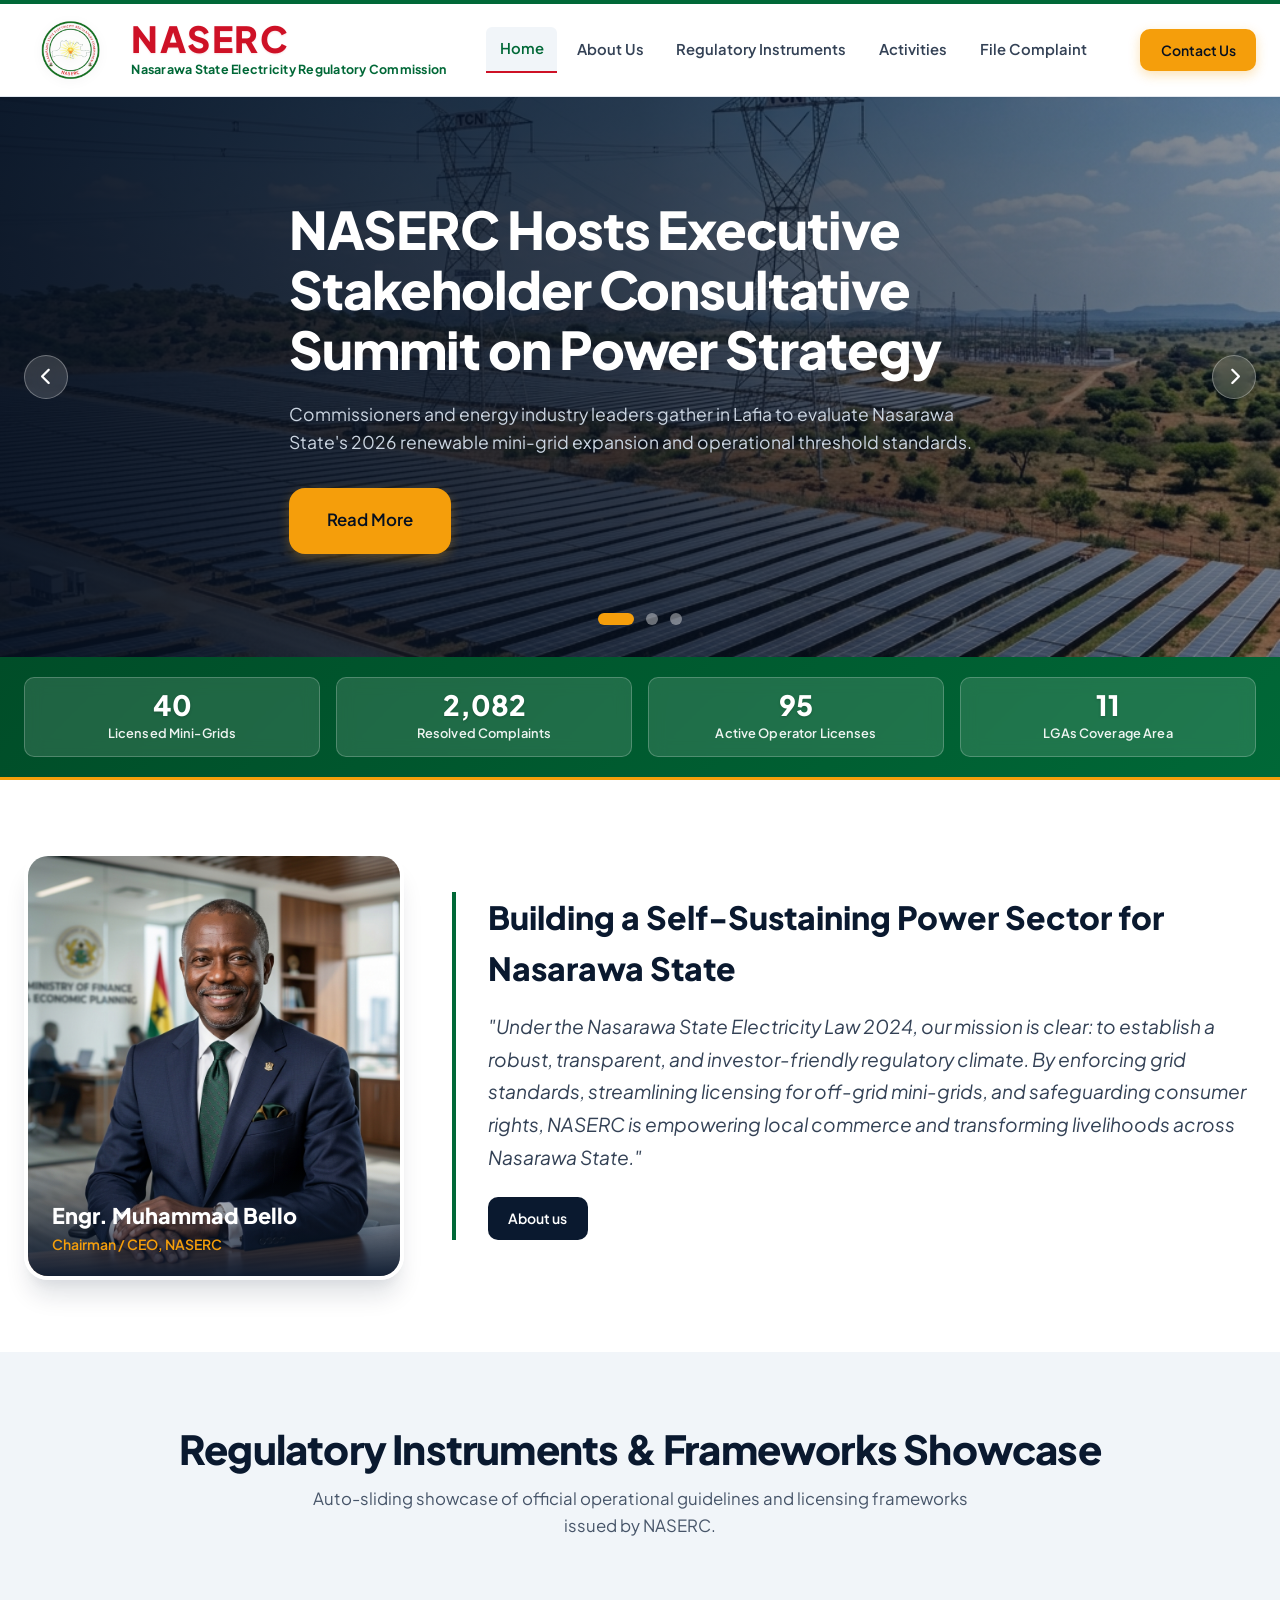
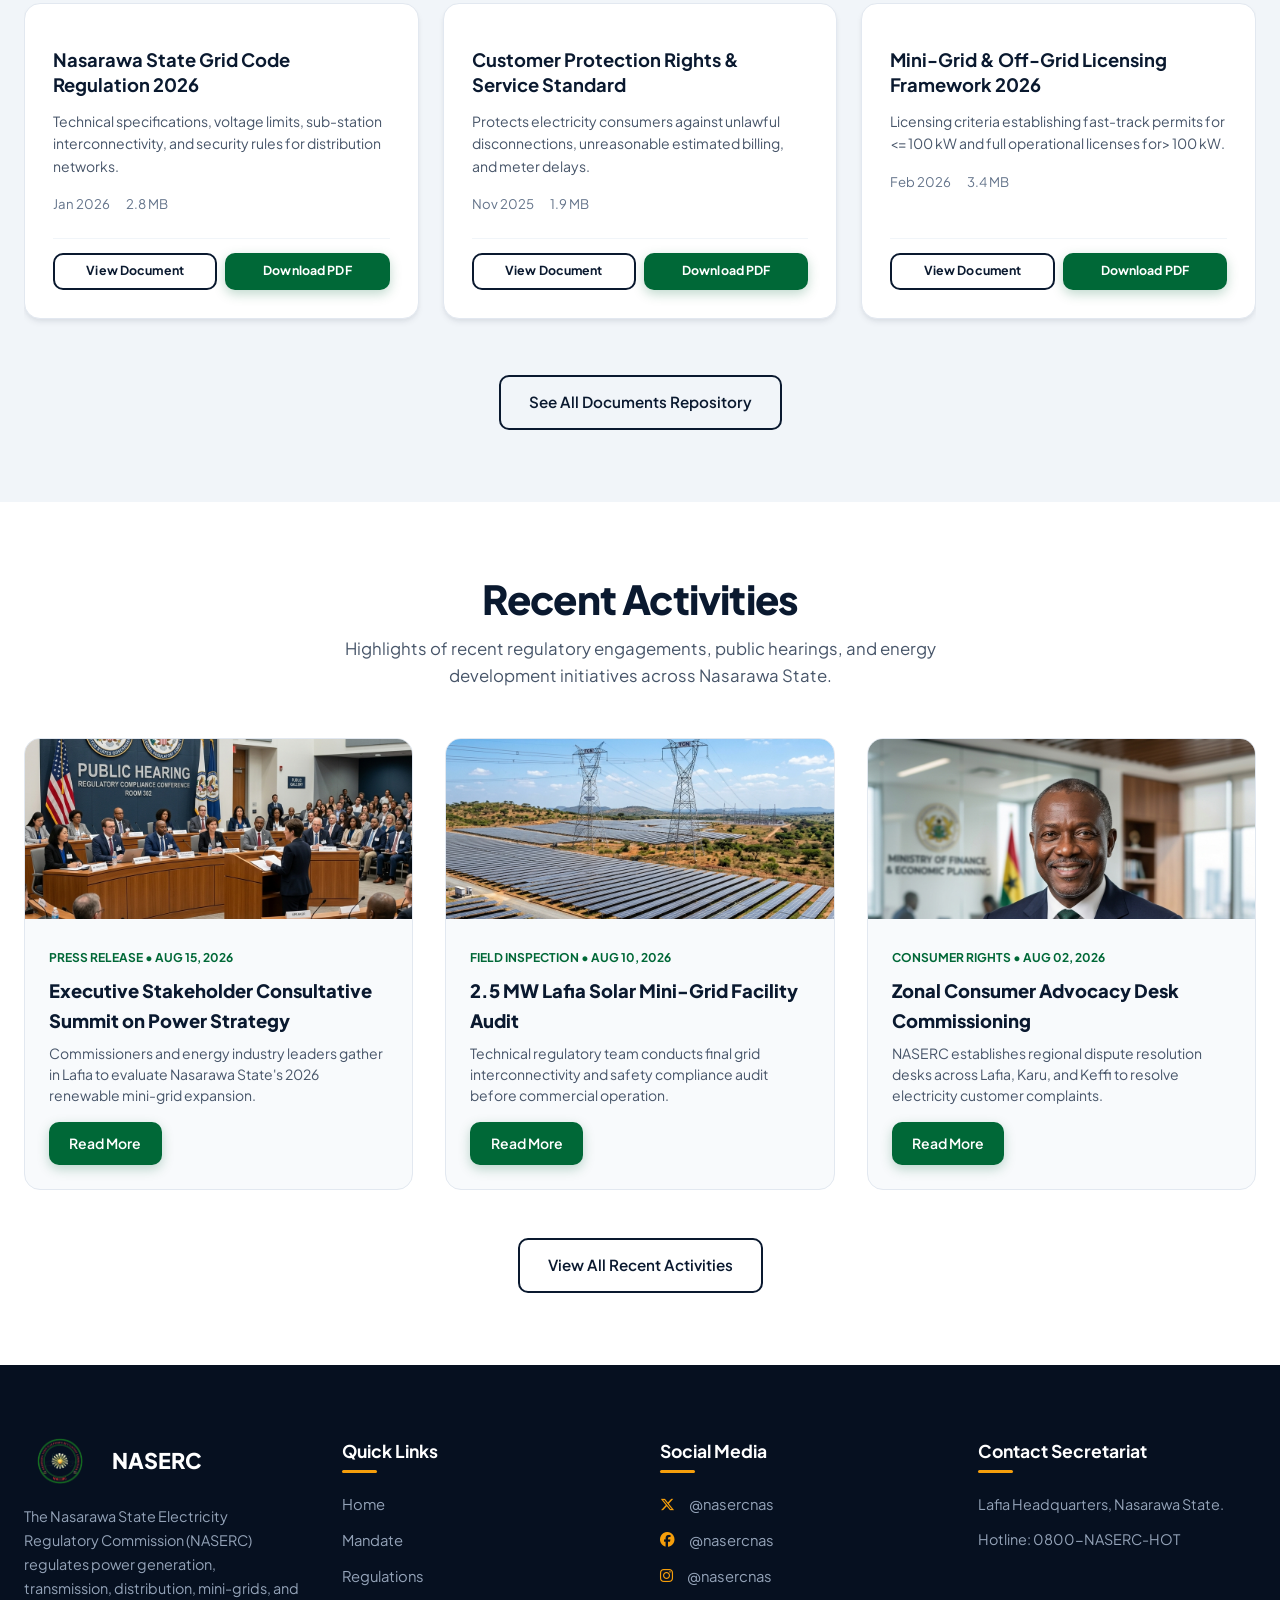
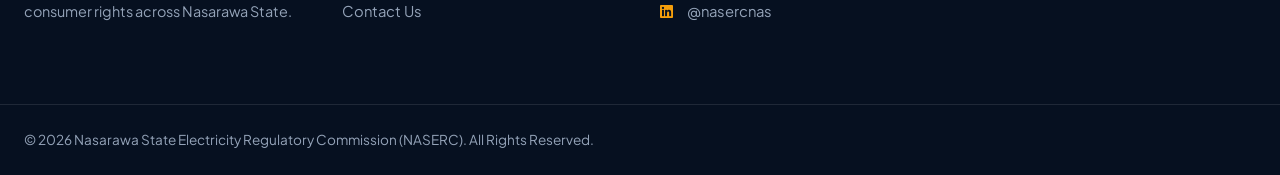
<file: index.html>
<!DOCTYPE html>
<html lang="en">

<head>
  <meta charset="UTF-8">
  <meta name="viewport" content="width=device-width, initial-scale=1.0">
  <title>Nasarawa State Electricity Regulatory Commission (NASERC) | Official Website</title>
  <meta name="description"
    content="Official website of the Nasarawa State Electricity Regulatory Commission. Regulating electricity generation, distribution, off-grid mini-grids, and consumer rights.">

  <!-- Favicon -->
  <link rel="icon" href="assets/images/logo.png" type="image/png">

  <!-- Google Fonts -->
  <link rel="preconnect" href="https://fonts.googleapis.com">
  <link rel="preconnect" href="https://fonts.gstatic.com" crossorigin>
  <link
    href="https://fonts.googleapis.com/css2?family=Inter:wght@400;500;600;700&family=Plus+Jakarta+Sans:wght@400;500;600;700;800&display=swap"
    rel="stylesheet">

  <!-- Font Awesome Icons -->
  <link rel="stylesheet" href="https://cdnjs.cloudflare.com/ajax/libs/font-awesome/6.5.1/css/all.min.css">

  <!-- Core Stylesheet -->
  <link rel="stylesheet" href="css/styles.css">
</head>

<body>

  <!-- Header Navigation -->
  <header class="main-header">
    <div class="container header-inner">
      <div class="brand-wrapper">
        <a href="index.html" class="brand-logo-link">
          <div class="logo-badge-container">
            <img src="assets/images/logo.png" alt="NASERC Logo" class="logo-img">
          </div>
          <div class="brand-text">
            <span class="brand-acronym">NASERC</span>
            <span class="brand-tagline">Nasarawa State Electricity Regulatory Commission</span>
          </div>
        </a>
      </div>

      <nav class="main-nav" aria-label="Main Navigation">
        <ul class="nav-list">
          <li class="nav-item active"><a href="index.html" class="nav-link">Home</a></li>
          <li class="nav-item">
            <a href="about.html" class="nav-link">About Us</a>
            <ul class="dropdown-menu">
              <li><a href="about.html#mandate" class="dropdown-item">Statutory Mandate</a></li>
              <li><a href="about.html#vision" class="dropdown-item">Vision & Mission</a></li>
              <li><a href="about.html#governance" class="dropdown-item">Governance & Leadership</a></li>
            </ul>
          </li>
          <li class="nav-item">
            <a href="regulations.html" class="nav-link">Regulatory Instruments</a>
            <ul class="dropdown-menu">
              <li><a href="regulations.html?category=regulations" class="dropdown-item">Electricity Regulations</a></li>
              <li><a href="regulations.html?category=licenses" class="dropdown-item">Licenses & Permits</a></li>
            </ul>
          </li>
          <li class="nav-item"><a href="activities.html" class="nav-link">Activities</a></li>
          <li class="nav-item"><a href="forms.html?tab=complaint" class="nav-link">File Complaint</a></li>
        </ul>
      </nav>

      <div class="header-actions">
        <a href="contact.html" class="btn btn-accent btn-sm">Contact Us</a>
        <button class="mobile-nav-toggle" id="mobileNavToggle" aria-label="Toggle Menu"><i
            class="fas fa-bars"></i></button>
      </div>
    </div>
  </header>

  <main>
    <!-- Hero Slider Section -->
    <section class="hero-slider-section" aria-label="Featured Carousel">
      <div class="hero-slider-container">

        <!-- Slide 1 -->
        <div class="hero-slide active" data-slide="0">
          <img src="assets/images/hero_solar.png" alt="Solar Energy Power Grid" class="hero-slide-bg">
          <div class="hero-slide-overlay"></div>
          <div class="container hero-slide-content">
            <!-- <span class="hero-tag">Recent Activity</span> -->
            <h1 class="hero-title">NASERC Hosts Executive Stakeholder Consultative Summit on Power Strategy</h1>
            <p class="hero-description">Commissioners and energy industry leaders gather in Lafia to evaluate Nasarawa
              State's 2026 renewable mini-grid expansion and operational threshold standards.</p>
            <div class="hero-actions">
              <a href="activities.html" class="btn btn-accent btn-lg">Read More</a>
            </div>
          </div>
        </div>

        <!-- Slide 2 -->
        <div class="hero-slide" data-slide="1">
          <img src="assets/images/stakeholder_hearing.png" alt="Stakeholder Public Hearing" class="hero-slide-bg">
          <div class="hero-slide-overlay"></div>
          <div class="container hero-slide-content">
            <!-- <span class="hero-tag">Recent Activity</span> -->
            <h1 class="hero-title">Commission Finalizes Off-Grid Solar Mini-Grid Regulatory Framework</h1>
            <p class="hero-description">Standardizing fast-track permit registrations for systems up to 100 kW and
              statutory operating licenses for projects exceeding 100 kW across all local government areas.</p>
            <div class="hero-actions">
              <a href="activities.html" class="btn btn-accent btn-lg">Read More</a>
            </div>
          </div>
        </div>

        <!-- Slide 3 -->
        <div class="hero-slide" data-slide="2">
          <img src="assets/images/hero_solar.png" alt="Consumer Protection Rights" class="hero-slide-bg">
          <div class="hero-slide-overlay"></div>
          <div class="container hero-slide-content">
            <!-- <span class="hero-tag">Recent Activity</span> -->
            <h1 class="hero-title">Statewide Smart Metering Drive and Consumer Protection Enforcement</h1>
            <p class="hero-description">Enforcing 14-day meter delivery rules and establishing zonal dispute resolution
              panels to protect electricity customers against estimated overbilling.</p>
            <div class="hero-actions">
              <a href="activities.html" class="btn btn-accent btn-lg">Read More</a>
            </div>
          </div>
        </div>

      </div>

      <!-- Slider Nav Controls -->
      <button class="slider-arrow prev" id="sliderPrevBtn" aria-label="Previous Slide"><i
          class="fas fa-chevron-left"></i></button>
      <button class="slider-arrow next" id="sliderNextBtn" aria-label="Next Slide"><i
          class="fas fa-chevron-right"></i></button>

      <!-- Indicators -->
      <div class="slider-indicators" id="sliderIndicators">
        <button class="indicator-dot active" data-slide="0" aria-label="Slide 1"></button>
        <button class="indicator-dot" data-slide="1" aria-label="Slide 2"></button>
        <button class="indicator-dot" data-slide="2" aria-label="Slide 3"></button>
      </div>
    </section>

    <!-- Key Statistics Section -->
    <section class="stats-section">
      <div class="container">
        <div class="stats-grid">
          <div class="stat-card">
            <div class="stat-number" data-target="48">0</div>
            <div class="stat-label">Licensed Mini-Grids</div>
          </div>

          <div class="stat-card">
            <div class="stat-number" data-target="2450">0</div>
            <div class="stat-label">Resolved Complaints</div>
          </div>

          <div class="stat-card">
            <div class="stat-number" data-target="112">0</div>
            <div class="stat-label">Active Operator Licenses</div>
          </div>

          <div class="stat-card">
            <div class="stat-number" data-target="13">0</div>
            <div class="stat-label">LGAs Coverage Area</div>
          </div>
        </div>
      </div>
    </section>

    <!-- Executive Chairman Message -->
    <section class="section-padding executive-section">
      <div class="container">
        <div class="executive-grid">
          <div class="executive-card">
            <img src="assets/images/chairman.png" alt="Engr. Muhammad Bello - Chairman/CEO NASERC"
              class="executive-img">
            <div class="executive-badge-overlay">
              <div class="executive-name">Engr. Muhammad Bello</div>
              <div class="executive-role">Chairman / CEO, NASERC</div>
            </div>
          </div>

          <div class="quote-box">
            <!-- <span class="section-badge gold">Executive Statement</span> -->
            <h2
              style="font-family: var(--font-heading); font-size: 2rem; font-weight: 800; color: var(--primary-navy); margin-bottom: 1rem;">
              Building a Self-Sustaining Power Sector for Nasarawa State</h2>
            <blockquote class="executive-quote">
              "Under the Nasarawa State Electricity Law 2024, our mission is clear: to establish a robust,
              transparent,
              and investor-friendly regulatory climate. By enforcing grid standards, streamlining licensing for
              off-grid
              mini-grids, and safeguarding consumer rights, NASERC is empowering local commerce and transforming
              livelihoods across Nasarawa State."
            </blockquote>
            <div style="display: flex; gap: 1rem; flex-wrap: wrap;">
              <button class="btn btn-navy btn-sm" id="readSpeechBtn">About us</button>
              <!-- <a href="about.html#governance" class="btn btn-outline btn-sm">Board of Commissioners</a> -->
            </div>
          </div>
        </div>
      </div>
    </section>

    <!-- Regulatory Showcase Slider Section (3-Second Auto Delay) -->
    <section class="section-padding docs-slider-section">
      <div class="container">
        <div class="section-header text-center">
          <!-- <span class="section-badge">Statutory Codes</span> -->
          <h2 class="section-title">Regulatory Instruments & Frameworks Showcase</h2>
          <p class="section-subtitle">Auto-sliding showcase of official operational guidelines and licensing
            frameworks
            issued by NASERC.</p>
        </div>

        <div class="docs-slider-wrapper">
          <div class="docs-track" id="docsCarouselTrack">

            <!-- Card 1 -->
            <div class="doc-card">
              <div class="doc-header"></div>
              <h3 class="doc-title">Nasarawa State Grid Code Regulation 2026</h3>
              <p style="font-size: 0.875rem; color: var(--slate-600); margin-bottom: 1rem;">Technical specifications,
                voltage limits, sub-station interconnectivity, and security rules for distribution networks.</p>
              <div class="doc-meta">
                <span>Jan 2026</span>
                <span>2.8 MB</span>
              </div>
              <div class="doc-footer">
                <button class="btn btn-sm btn-outline view-doc-btn"
                  data-doc-title="Nasarawa State Grid Code Regulation 2026"
                  data-doc-desc="Technical specifications, voltage limits, sub-station interconnectivity, and security rules for distribution networks.">View
                  Document</button>
                <button class="btn btn-sm btn-primary download-doc-btn"
                  data-doc-title="Nasarawa State Grid Code Regulation 2026">Download PDF</button>
              </div>
            </div>

            <!-- Card 2 -->
            <div class="doc-card">
              <div class="doc-header"></div>
              <h3 class="doc-title">Customer Protection Rights & Service Standard</h3>
              <p style="font-size: 0.875rem; color: var(--slate-600); margin-bottom: 1rem;">Protects electricity
                consumers against unlawful disconnections, unreasonable estimated billing, and meter delays.</p>
              <div class="doc-meta">
                <span>Nov 2025</span>
                <span>1.9 MB</span>
              </div>
              <div class="doc-footer">
                <button class="btn btn-sm btn-outline view-doc-btn"
                  data-doc-title="Customer Protection Rights & Service Standard"
                  data-doc-desc="Protects electricity consumers against unlawful disconnections, unreasonable estimated billing, and meter delays.">View
                  Document</button>
                <button class="btn btn-sm btn-primary download-doc-btn"
                  data-doc-title="Customer Protection Rights & Service Standard">Download PDF</button>
              </div>
            </div>

            <!-- Card 3 -->
            <div class="doc-card">
              <div class="doc-header"></div>
              <h3 class="doc-title">Mini-Grid & Off-Grid Licensing Framework 2026</h3>
              <p style="font-size: 0.875rem; color: var(--slate-600); margin-bottom: 1rem;">Licensing criteria
                establishing fast-track permits for <= 100 kW and full operational licenses for> 100 kW.</p>
              <div class="doc-meta">
                <span>Feb 2026</span>
                <span>3.4 MB</span>
              </div>
              <div class="doc-footer">
                <button class="btn btn-sm btn-outline view-doc-btn"
                  data-doc-title="Mini-Grid & Off-Grid Licensing Framework 2026"
                  data-doc-desc="Licensing criteria establishing fast-track permits for <= 100 kW and full operational licenses for > 100 kW.">View
                  Document</button>
                <button class="btn btn-sm btn-primary download-doc-btn"
                  data-doc-title="Mini-Grid & Off-Grid Licensing Framework 2026">Download PDF</button>
              </div>
            </div>

            <!-- Card 4 -->
            <div class="doc-card">
              <div class="doc-header"></div>
              <h3 class="doc-title">Smart Meter Asset Provider (MAP) Rules</h3>
              <p style="font-size: 0.875rem; color: var(--slate-600); margin-bottom: 1rem;">Standard Operating
                Procedures for meter installation vendors, speed guarantees, and quality certifications.</p>
              <div class="doc-meta">
                <span>Dec 2025</span>
                <span>2.1 MB</span>
              </div>
              <div class="doc-footer">
                <button class="btn btn-sm btn-outline view-doc-btn"
                  data-doc-title="Smart Meter Asset Provider (MAP) Rules"
                  data-doc-desc="Standard Operating Procedures for meter installation vendors, speed guarantees, and quality certifications.">View
                  Document</button>
                <button class="btn btn-sm btn-primary download-doc-btn"
                  data-doc-title="Smart Meter Asset Provider (MAP) Rules">Download PDF</button>
              </div>
            </div>

          </div>
        </div>

        <div class="text-center" style="margin-top: 1.5rem;">
          <a href="regulations.html" class="btn btn-outline">See All Documents Repository</a>
        </div>
      </div>
    </section>

    <!-- Recent Activities Section -->
    <section class="section-padding quick-services-section">
      <div class="container">
        <div class="section-header text-center">
          <!-- <span class="section-badge">Media & Updates</span> -->
          <h2 class="section-title">Recent Activities</h2>
          <p class="section-subtitle">Highlights of recent regulatory engagements, public hearings, and energy
            development initiatives across Nasarawa State.</p>
        </div>

        <div class="services-grid">
          <!-- Activity Demo Card 1 -->
          <div class="service-card" style="padding: 0; overflow: hidden; display: flex; flex-direction: column;">
            <img src="assets/images/stakeholder_hearing.png" alt="Stakeholder Consultation"
              style="width: 100%; height: 180px; object-fit: cover;">
            <div
              style="padding: 1.5rem; flex-grow: 1; display: flex; flex-direction: column; justify-content: space-between;">
              <div>
                <span
                  style="font-size: 0.75rem; font-weight: 700; color: var(--primary-green); text-transform: uppercase;">Press
                  Release • Aug 15, 2026</span>
                <h3
                  style="font-family: var(--font-heading); font-size: 1.15rem; font-weight: 800; color: var(--primary-navy); margin: 0.5rem 0;">
                  Executive Stakeholder Consultative Summit on Power Strategy</h3>
                <p style="font-size: 0.875rem; color: var(--slate-600); margin-bottom: 1rem; line-height: 1.5;">
                  Commissioners and energy industry leaders gather in Lafia to evaluate Nasarawa State's 2026
                  renewable
                  mini-grid expansion.</p>
              </div>
              <div>
                <a href="activities.html" class="btn btn-sm btn-primary">Read More</a>
              </div>
            </div>
          </div>

          <!-- Activity Demo Card 2 -->
          <div class="service-card" style="padding: 0; overflow: hidden; display: flex; flex-direction: column;">
            <img src="assets/images/hero_solar.png" alt="Solar Facility Commissioning"
              style="width: 100%; height: 180px; object-fit: cover;">
            <div
              style="padding: 1.5rem; flex-grow: 1; display: flex; flex-direction: column; justify-content: space-between;">
              <div>
                <span
                  style="font-size: 0.75rem; font-weight: 700; color: var(--primary-green); text-transform: uppercase;">Field
                  Inspection • Aug 10, 2026</span>
                <h3
                  style="font-family: var(--font-heading); font-size: 1.15rem; font-weight: 800; color: var(--primary-navy); margin: 0.5rem 0;">
                  2.5 MW Lafia Solar Mini-Grid Facility Audit</h3>
                <p style="font-size: 0.875rem; color: var(--slate-600); margin-bottom: 1rem; line-height: 1.5;">
                  Technical regulatory team conducts final grid interconnectivity and safety compliance audit before
                  commercial operation.</p>
              </div>
              <div>
                <a href="activities.html" class="btn btn-sm btn-primary">Read More</a>
              </div>
            </div>
          </div>

          <!-- Activity Demo Card 3 -->
          <div class="service-card" style="padding: 0; overflow: hidden; display: flex; flex-direction: column;">
            <img src="assets/images/chairman.png" alt="Consumer Advocacy Desk"
              style="width: 100%; height: 180px; object-fit: cover; object-position: top;">
            <div
              style="padding: 1.5rem; flex-grow: 1; display: flex; flex-direction: column; justify-content: space-between;">
              <div>
                <span
                  style="font-size: 0.75rem; font-weight: 700; color: var(--primary-green); text-transform: uppercase;">Consumer
                  Rights • Aug 02, 2026</span>
                <h3
                  style="font-family: var(--font-heading); font-size: 1.15rem; font-weight: 800; color: var(--primary-navy); margin: 0.5rem 0;">
                  Zonal Consumer Advocacy Desk Commissioning</h3>
                <p style="font-size: 0.875rem; color: var(--slate-600); margin-bottom: 1rem; line-height: 1.5;">NASERC
                  establishes regional dispute resolution desks across Lafia, Karu, and Keffi to resolve electricity
                  customer complaints.</p>
              </div>
              <div>
                <a href="activities.html" class="btn btn-sm btn-primary">Read More</a>
              </div>
            </div>
          </div>
        </div>

        <div class="text-center" style="margin-top: 2rem;">
          <a href="activities.html" class="btn btn-outline">View All Recent Activities</a>
        </div>

      </div>
    </section>
  </main>

  <!-- Global Footer -->
  <footer class="main-footer">
    <div class="footer-top">
      <div class="container">
        <div class="footer-grid">
          <div class="footer-brand-col">
            <div class="footer-logo-row">
              <img src="assets/images/logo.png" alt="NASERC Logo" class="footer-logo">
              <span
                style="font-family: var(--font-heading); font-weight: 800; font-size: 1.35rem; color: var(--white);">NASERC</span>
            </div>
            <p class="footer-desc">
              The Nasarawa State Electricity Regulatory Commission (NASERC) regulates power generation, transmission,
              distribution,
              mini-grids, and consumer rights across Nasarawa State.
            </p>
          </div>
          <div>
            <h4 class="footer-heading">Quick Links</h4>
            <ul class="footer-links">
              <li><a href="index.html" class="footer-link">Home</a></li>
              <li><a href="about.html" class="footer-link">Mandate</a></li>
              <li><a href="regulations.html" class="footer-link">Regulations</a></li>
              <li><a href="contact.html" class="footer-link">Contact Us</a></li>
            </ul>
          </div>
          <div>
            <h4 class="footer-heading">Social Media</h4>
            <ul class="footer-links">
              <li><a href="https://x.com/nasercnas" target="_blank" rel="noopener" class="footer-link"><i
                    class="fab fa-x-twitter" style="margin-right: 0.4rem; color: var(--accent-gold);"></i>@nasercnas</a>
              </li>
              <li><a href="https://facebook.com/nasercnas" target="_blank" rel="noopener" class="footer-link"><i
                    class="fab fa-facebook" style="margin-right: 0.4rem; color: var(--accent-gold);"></i>@nasercnas</a>
              </li>
              <li><a href="https://instagram.com/nasercnas" target="_blank" rel="noopener" class="footer-link"><i
                    class="fab fa-instagram" style="margin-right: 0.4rem; color: var(--accent-gold);"></i>@nasercnas</a>
              </li>
              <li><a href="https://linkedin.com/company/nasercnas" target="_blank" rel="noopener" class="footer-link"><i
                    class="fab fa-linkedin" style="margin-right: 0.4rem; color: var(--accent-gold);"></i>@nasercnas</a>
              </li>
            </ul>
          </div>
          <div>
            <h4 class="footer-heading">Contact Secretariat</h4>
            <ul class="footer-links">
              <li style="color: var(--slate-400); font-size: 0.9rem;">Lafia Headquarters, Nasarawa State.</li>
              <li style="color: var(--slate-400); font-size: 0.9rem;">Hotline: 0800-NASERC-HOT</li>
            </ul>
          </div>
        </div>
      </div>
    </div>

    <div class="footer-bottom">
      <div class="container footer-bottom-content">
        <div>&copy; 2026 Nasarawa State Electricity Regulatory Commission (NASERC). All Rights Reserved.</div>
      </div>
    </div>
  </footer>

  <!-- Scripts -->
  <script src="js/main.js"></script>
  <script src="js/slider.js"></script>
  <script src="js/counters.js"></script>
  <script src="js/modals.js"></script>
</body>

</html>
</file>
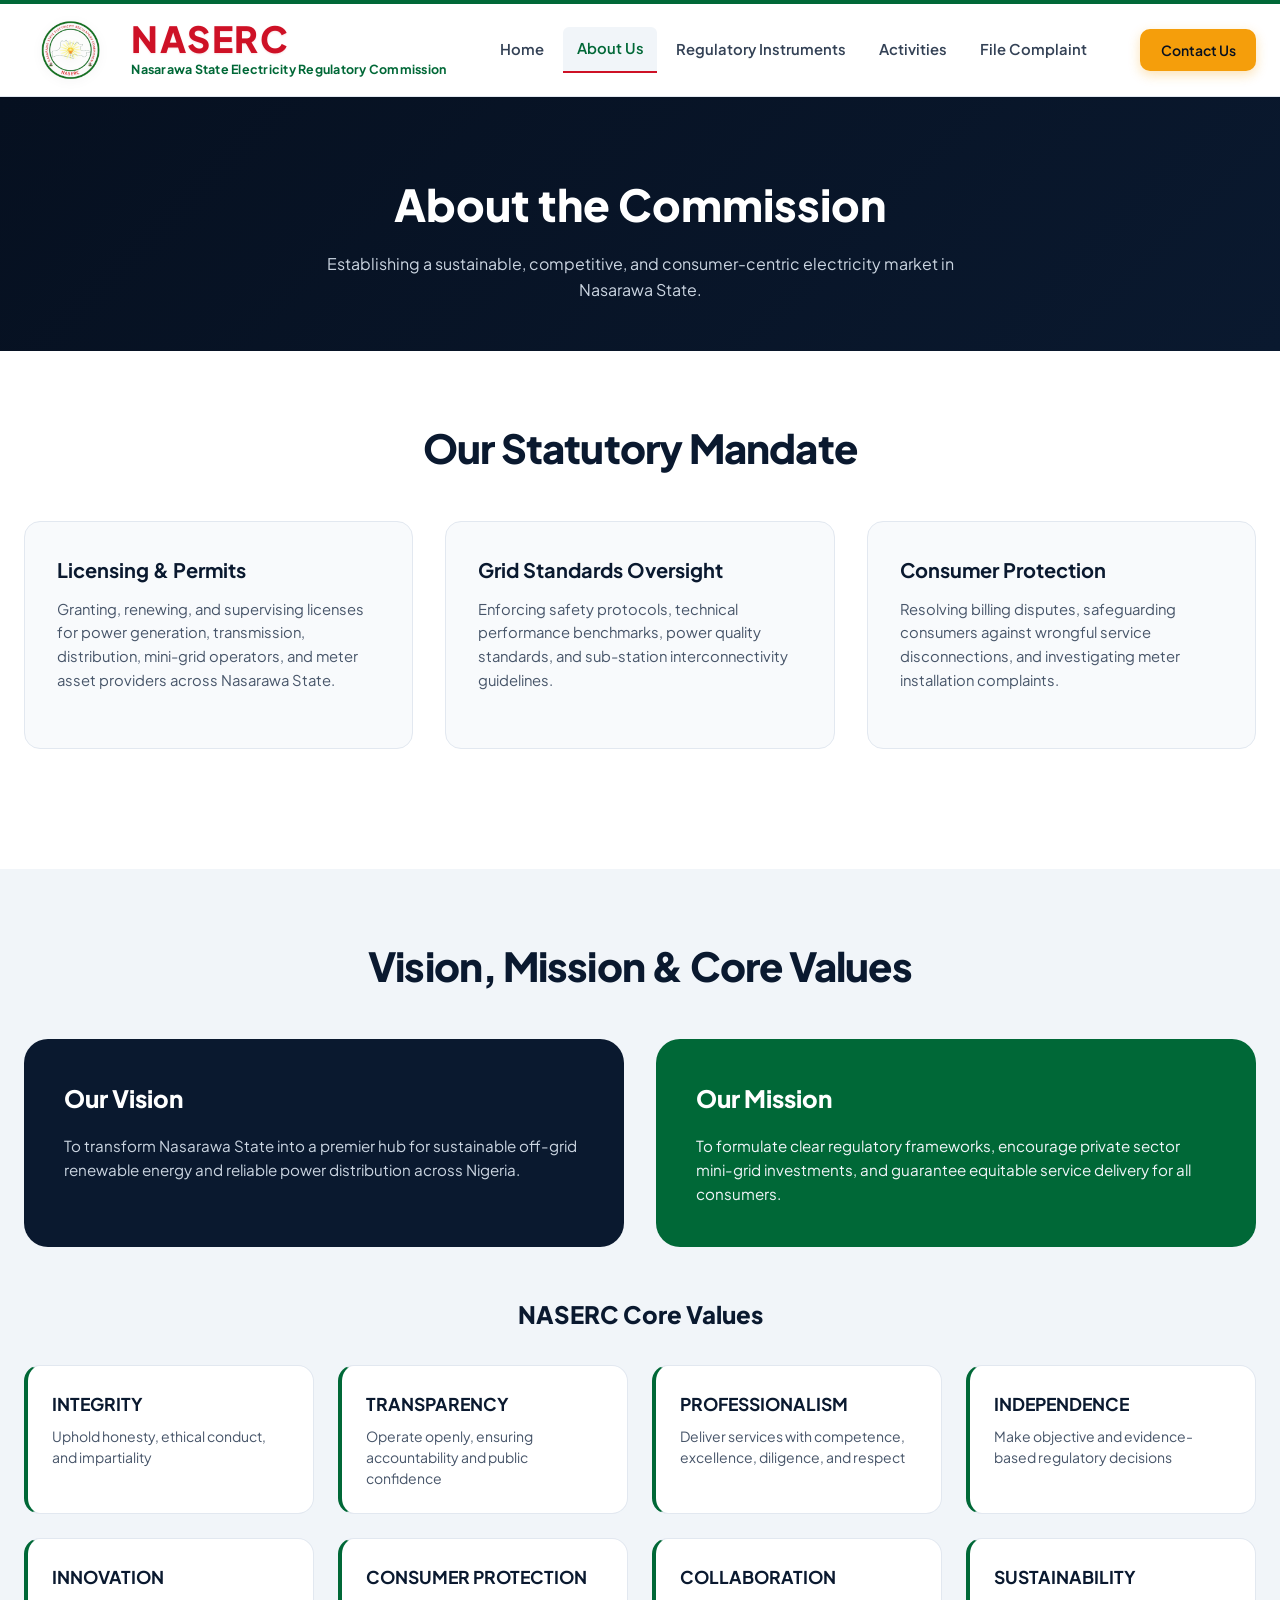
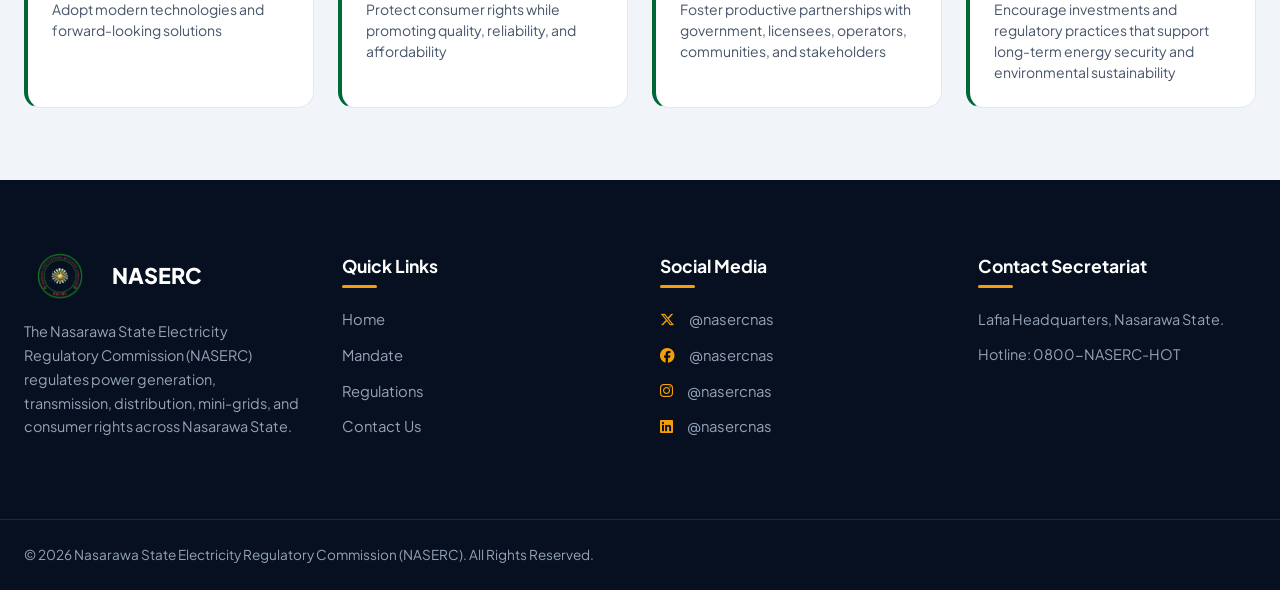
<file: about.html>
<!DOCTYPE html>
<html lang="en">

<head>
  <meta charset="UTF-8">
  <meta name="viewport" content="width=device-width, initial-scale=1.0">
  <title>About NASERC | Nasarawa State Electricity Regulatory Commission</title>
  <meta name="description"
    content="Learn about NASERC mandate, statutory powers under Nasarawa State Electricity Law 2024, vision, mission, and leadership.">

  <!-- Favicon -->
  <link rel="icon" href="assets/images/logo.png" type="image/png">

  <!-- Google Fonts -->
  <link rel="preconnect" href="https://fonts.googleapis.com">
  <link rel="preconnect" href="https://fonts.gstatic.com" crossorigin>
  <link
    href="https://fonts.googleapis.com/css2?family=Inter:wght@400;500;600;700&family=Plus+Jakarta+Sans:wght@400;500;600;700;800&display=swap"
    rel="stylesheet">

  <!-- Font Awesome Icons -->
  <link rel="stylesheet" href="https://cdnjs.cloudflare.com/ajax/libs/font-awesome/6.5.1/css/all.min.css">

  <!-- Core Stylesheet -->
  <link rel="stylesheet" href="css/styles.css">

  <style>
    /* Org Flowchart Tree Styling */
    .org-chart-wrapper {
      display: flex;
      flex-direction: column;
      align-items: center;
      margin-top: 2.5rem;
    }

    .org-node {
      background: var(--white);
      border: 2px solid var(--primary-navy);
      border-radius: var(--radius-md);
      padding: 1.25rem 2rem;
      text-align: center;
      box-shadow: var(--shadow-md);
      position: relative;
      min-width: 260px;
    }

    .org-node.root {
      background: var(--primary-navy);
      color: var(--white);
      border-color: var(--accent-gold);
    }

    .org-node.level-2 {
      background: var(--primary-green);
      color: var(--white);
      border-color: var(--primary-green-dark);
    }

    .org-line-vertical {
      width: 2px;
      height: 35px;
      background: var(--slate-300);
    }

    .org-level-grid {
      display: grid;
      grid-template-columns: repeat(auto-fit, minmax(200px, 1fr));
      gap: 1.5rem;
      width: 100%;
      margin-top: 1rem;
    }
  </style>
</head>

<body>

  <!-- Header Navigation -->
  <header class="main-header">
    <div class="container header-inner">
      <div class="brand-wrapper">
        <a href="index.html" class="brand-logo-link">
          <div class="logo-badge-container">
            <img src="assets/images/logo.png" alt="NASERC Logo" class="logo-img">
          </div>
          <div class="brand-text">
            <span class="brand-acronym">NASERC</span>
            <span class="brand-tagline">Nasarawa State Electricity Regulatory Commission</span>
          </div>
        </a>
      </div>

      <nav class="main-nav" aria-label="Main Navigation">
        <ul class="nav-list">
          <li class="nav-item"><a href="index.html" class="nav-link">Home</a></li>
          <li class="nav-item active">
            <a href="about.html" class="nav-link">About Us</a>
            <ul class="dropdown-menu">
              <li><a href="#mandate" class="dropdown-item">Statutory Mandate</a></li>
              <li><a href="#vision" class="dropdown-item">Vision & Mission</a></li>
              <li><a href="#governance" class="dropdown-item">Governance & Leadership</a></li>
            </ul>
          </li>
          <li class="nav-item">
            <a href="regulations.html" class="nav-link">Regulatory Instruments</a>
            <ul class="dropdown-menu">
              <li><a href="regulations.html?category=regulations" class="dropdown-item">Electricity Regulations</a></li>
              <li><a href="regulations.html?category=licenses" class="dropdown-item">Licenses & Permits</a></li>
            </ul>
          </li>
          <li class="nav-item"><a href="activities.html" class="nav-link">Activities</a></li>
          <li class="nav-item"><a href="forms.html?tab=complaint" class="nav-link">File Complaint</a></li>
        </ul>
      </nav>

      <div class="header-actions">
        <a href="contact.html" class="btn btn-accent btn-sm">Contact Us</a>
        <button class="mobile-nav-toggle" id="mobileNavToggle" aria-label="Toggle Menu"><i
            class="fas fa-bars"></i></button>
      </div>
    </div>
  </header>

  <!-- Page Banner -->
  <section
    style="background: linear-gradient(135deg, var(--primary-navy-dark) 0%, var(--primary-navy) 100%); color: var(--white); padding: 4rem 0 3rem 0;">
    <div class="container text-center">
      <!-- <span class="section-badge gold">State Authority</span> -->
      <h1 style="font-family: var(--font-heading); font-size: 2.75rem; font-weight: 800; margin-top: 0.5rem;">About the
        Commission</h1>
      <p style="color: var(--slate-300); max-width: 700px; margin: 0.75rem auto 0 auto;">Establishing a sustainable,
        competitive, and consumer-centric electricity market in Nasarawa State.</p>
    </div>
  </section>

  <!-- Mandate Section -->
  <section class="section-padding" id="mandate" style="background: var(--white);">
    <div class="container">
      <div class="section-header text-center">
        <!-- <span class="section-badge">Statutory Establishment</span> -->
        <h2 class="section-title">Our Statutory Mandate</h2>
        <!-- <p class="section-subtitle">Enacted under the Nasarawa State Electricity Law 2024 to regulate the state'sintrastate power sector market.</p> -->
      </div>

      <div class="services-grid">
        <div class="service-card">
          <h3 class="service-title">Licensing & Permits</h3>
          <p class="service-desc">Granting, renewing, and supervising licenses for power generation, transmission,
            distribution,
            mini-grid operators, and meter asset providers across Nasarawa State.</p>
        </div>

        <div class="service-card">
          <h3 class="service-title">Grid Standards Oversight</h3>
          <p class="service-desc">Enforcing safety protocols, technical performance benchmarks, power quality standards,
            and sub-station interconnectivity guidelines.</p>
        </div>

        <div class="service-card">
          <h3 class="service-title">Consumer Protection</h3>
          <p class="service-desc">Resolving billing disputes, safeguarding consumers against wrongful service
            disconnections, and investigating meter installation complaints.</p>
        </div>
      </div>
    </div>
  </section>

  <!-- Vision, Mission & Values -->
  <section class="section-padding" id="vision" style="background: var(--slate-100);">
    <div class="container">
      <div class="section-header text-center">
        <!-- <span class="section-badge gold">Strategic Orientation</span> -->
        <h2 class="section-title">Vision, Mission & Core Values</h2>
      </div>

      <div
        style="display: grid; grid-template-columns: repeat(auto-fit, minmax(300px, 1fr)); gap: 2rem; margin-bottom: 3rem;">
        <div
          style="background: var(--primary-navy); color: var(--white); border-radius: var(--radius-xl); padding: 2.5rem;">
          <h3
            style="font-family: var(--font-heading); font-size: 1.5rem; font-weight: 800; margin-bottom: 1rem; color: var(--white);">
            Our Vision</h3>
          <p style="color: var(--slate-300); font-size: 0.95rem; line-height: 1.6;">To transform Nasarawa State into a
            premier hub for sustainable off-grid renewable energy and reliable power distribution across Nigeria.</p>
        </div>

        <div
          style="background: var(--primary-green); color: var(--white); border-radius: var(--radius-xl); padding: 2.5rem;">
          <h3
            style="font-family: var(--font-heading); font-size: 1.5rem; font-weight: 800; margin-bottom: 1rem; color: var(--white);">
            Our Mission</h3>
          <p style="color: var(--slate-100); font-size: 0.95rem; line-height: 1.6;">To formulate clear regulatory
            frameworks, encourage private sector mini-grid investments, and guarantee equitable service delivery for all
            consumers.</p>
        </div>
      </div>

      <div style="margin-top: 2rem;">
        <h3
          style="font-family: var(--font-heading); font-size: 1.5rem; font-weight: 800; color: var(--primary-navy); text-align: center; margin-bottom: 2rem;">
          NASERC Core Values</h3>
        <div style="display: grid; grid-template-columns: repeat(auto-fit, minmax(280px, 1fr)); gap: 1.5rem;">

          <div
            style="background: var(--white); border: 1px solid var(--slate-200); border-radius: var(--radius-lg); padding: 1.5rem; border-left: 4px solid var(--primary-green);">
            <h4
              style="font-family: var(--font-heading); font-size: 1.1rem; color: var(--primary-navy); font-weight: 700; margin-bottom: 0.5rem;">
              INTEGRITY</h4>
            <p style="font-size: 0.875rem; color: var(--slate-600); margin: 0; line-height: 1.5;">Uphold honesty,
              ethical conduct, and impartiality</p>
          </div>

          <div
            style="background: var(--white); border: 1px solid var(--slate-200); border-radius: var(--radius-lg); padding: 1.5rem; border-left: 4px solid var(--primary-green);">
            <h4
              style="font-family: var(--font-heading); font-size: 1.1rem; color: var(--primary-navy); font-weight: 700; margin-bottom: 0.5rem;">
              TRANSPARENCY</h4>
            <p style="font-size: 0.875rem; color: var(--slate-600); margin: 0; line-height: 1.5;">Operate openly,
              ensuring accountability and public confidence</p>
          </div>

          <div
            style="background: var(--white); border: 1px solid var(--slate-200); border-radius: var(--radius-lg); padding: 1.5rem; border-left: 4px solid var(--primary-green);">
            <h4
              style="font-family: var(--font-heading); font-size: 1.1rem; color: var(--primary-navy); font-weight: 700; margin-bottom: 0.5rem;">
              PROFESSIONALISM</h4>
            <p style="font-size: 0.875rem; color: var(--slate-600); margin: 0; line-height: 1.5;">Deliver services with
              competence, excellence, diligence, and respect</p>
          </div>

          <div
            style="background: var(--white); border: 1px solid var(--slate-200); border-radius: var(--radius-lg); padding: 1.5rem; border-left: 4px solid var(--primary-green);">
            <h4
              style="font-family: var(--font-heading); font-size: 1.1rem; color: var(--primary-navy); font-weight: 700; margin-bottom: 0.5rem;">
              INDEPENDENCE</h4>
            <p style="font-size: 0.875rem; color: var(--slate-600); margin: 0; line-height: 1.5;">Make objective and
              evidence-based regulatory decisions</p>
          </div>

          <div
            style="background: var(--white); border: 1px solid var(--slate-200); border-radius: var(--radius-lg); padding: 1.5rem; border-left: 4px solid var(--primary-green);">
            <h4
              style="font-family: var(--font-heading); font-size: 1.1rem; color: var(--primary-navy); font-weight: 700; margin-bottom: 0.5rem;">
              INNOVATION</h4>
            <p style="font-size: 0.875rem; color: var(--slate-600); margin: 0; line-height: 1.5;">Adopt modern
              technologies and forward-looking solutions</p>
          </div>

          <div
            style="background: var(--white); border: 1px solid var(--slate-200); border-radius: var(--radius-lg); padding: 1.5rem; border-left: 4px solid var(--primary-green);">
            <h4
              style="font-family: var(--font-heading); font-size: 1.1rem; color: var(--primary-navy); font-weight: 700; margin-bottom: 0.5rem;">
              CONSUMER PROTECTION</h4>
            <p style="font-size: 0.875rem; color: var(--slate-600); margin: 0; line-height: 1.5;">Protect consumer
              rights while promoting quality, reliability, and affordability</p>
          </div>

          <div
            style="background: var(--white); border: 1px solid var(--slate-200); border-radius: var(--radius-lg); padding: 1.5rem; border-left: 4px solid var(--primary-green);">
            <h4
              style="font-family: var(--font-heading); font-size: 1.1rem; color: var(--primary-navy); font-weight: 700; margin-bottom: 0.5rem;">
              COLLABORATION</h4>
            <p style="font-size: 0.875rem; color: var(--slate-600); margin: 0; line-height: 1.5;">Foster productive
              partnerships with government, licensees, operators, communities, and stakeholders</p>
          </div>

          <div
            style="background: var(--white); border: 1px solid var(--slate-200); border-radius: var(--radius-lg); padding: 1.5rem; border-left: 4px solid var(--primary-green);">
            <h4
              style="font-family: var(--font-heading); font-size: 1.1rem; color: var(--primary-navy); font-weight: 700; margin-bottom: 0.5rem;">
              SUSTAINABILITY</h4>
            <p style="font-size: 0.875rem; color: var(--slate-600); margin: 0; line-height: 1.5;">Encourage investments
              and regulatory practices that support long-term energy security and environmental sustainability</p>
          </div>

        </div>
      </div>
    </div>
  </section>



  <!-- Global Footer -->
  <footer class="main-footer">
    <div class="footer-top">
      <div class="container">
        <div class="footer-grid">
          <div class="footer-brand-col">
            <div class="footer-logo-row">
              <img src="assets/images/logo.png" alt="NASERC Logo" class="footer-logo">
              <span
                style="font-family: var(--font-heading); font-weight: 800; font-size: 1.35rem; color: var(--white);">NASERC</span>
            </div>
            <p class="footer-desc">
              The Nasarawa State Electricity Regulatory Commission (NASERC) regulates power generation, transmission,
              distribution,
              mini-grids, and consumer rights across Nasarawa State.
            </p>
          </div>
          <div>
            <h4 class="footer-heading">Quick Links</h4>
            <ul class="footer-links">
              <li><a href="index.html" class="footer-link">Home</a></li>
              <li><a href="about.html" class="footer-link">Mandate</a></li>
              <li><a href="regulations.html" class="footer-link">Regulations</a></li>
              <li><a href="contact.html" class="footer-link">Contact Us</a></li>
            </ul>
          </div>
          <div>
            <h4 class="footer-heading">Social Media</h4>
            <ul class="footer-links">
              <li><a href="https://x.com/nasercnas" target="_blank" rel="noopener" class="footer-link"><i
                    class="fab fa-x-twitter" style="margin-right: 0.4rem; color: var(--accent-gold);"></i>@nasercnas</a>
              </li>
              <li><a href="https://facebook.com/nasercnas" target="_blank" rel="noopener" class="footer-link"><i
                    class="fab fa-facebook" style="margin-right: 0.4rem; color: var(--accent-gold);"></i>@nasercnas</a>
              </li>
              <li><a href="https://instagram.com/nasercnas" target="_blank" rel="noopener" class="footer-link"><i
                    class="fab fa-instagram" style="margin-right: 0.4rem; color: var(--accent-gold);"></i>@nasercnas</a>
              </li>
              <li><a href="https://linkedin.com/company/nasercnas" target="_blank" rel="noopener" class="footer-link"><i
                    class="fab fa-linkedin" style="margin-right: 0.4rem; color: var(--accent-gold);"></i>@nasercnas</a>
              </li>
            </ul>
          </div>
          <div>
            <h4 class="footer-heading">Contact Secretariat</h4>
            <ul class="footer-links">
              <li style="color: var(--slate-400); font-size: 0.9rem;">Lafia Headquarters, Nasarawa State.</li>
              <li style="color: var(--slate-400); font-size: 0.9rem;">Hotline: 0800-NASERC-HOT</li>
            </ul>
          </div>
        </div>
      </div>
    </div>
    <div class="footer-bottom">
      <div class="container footer-bottom-content">
        <div>&copy; 2026 Nasarawa State Electricity Regulatory Commission (NASERC). All Rights Reserved.</div>
      </div>
    </div>
  </footer>

  <script src="js/main.js"></script>
</body>

</html>
</file>
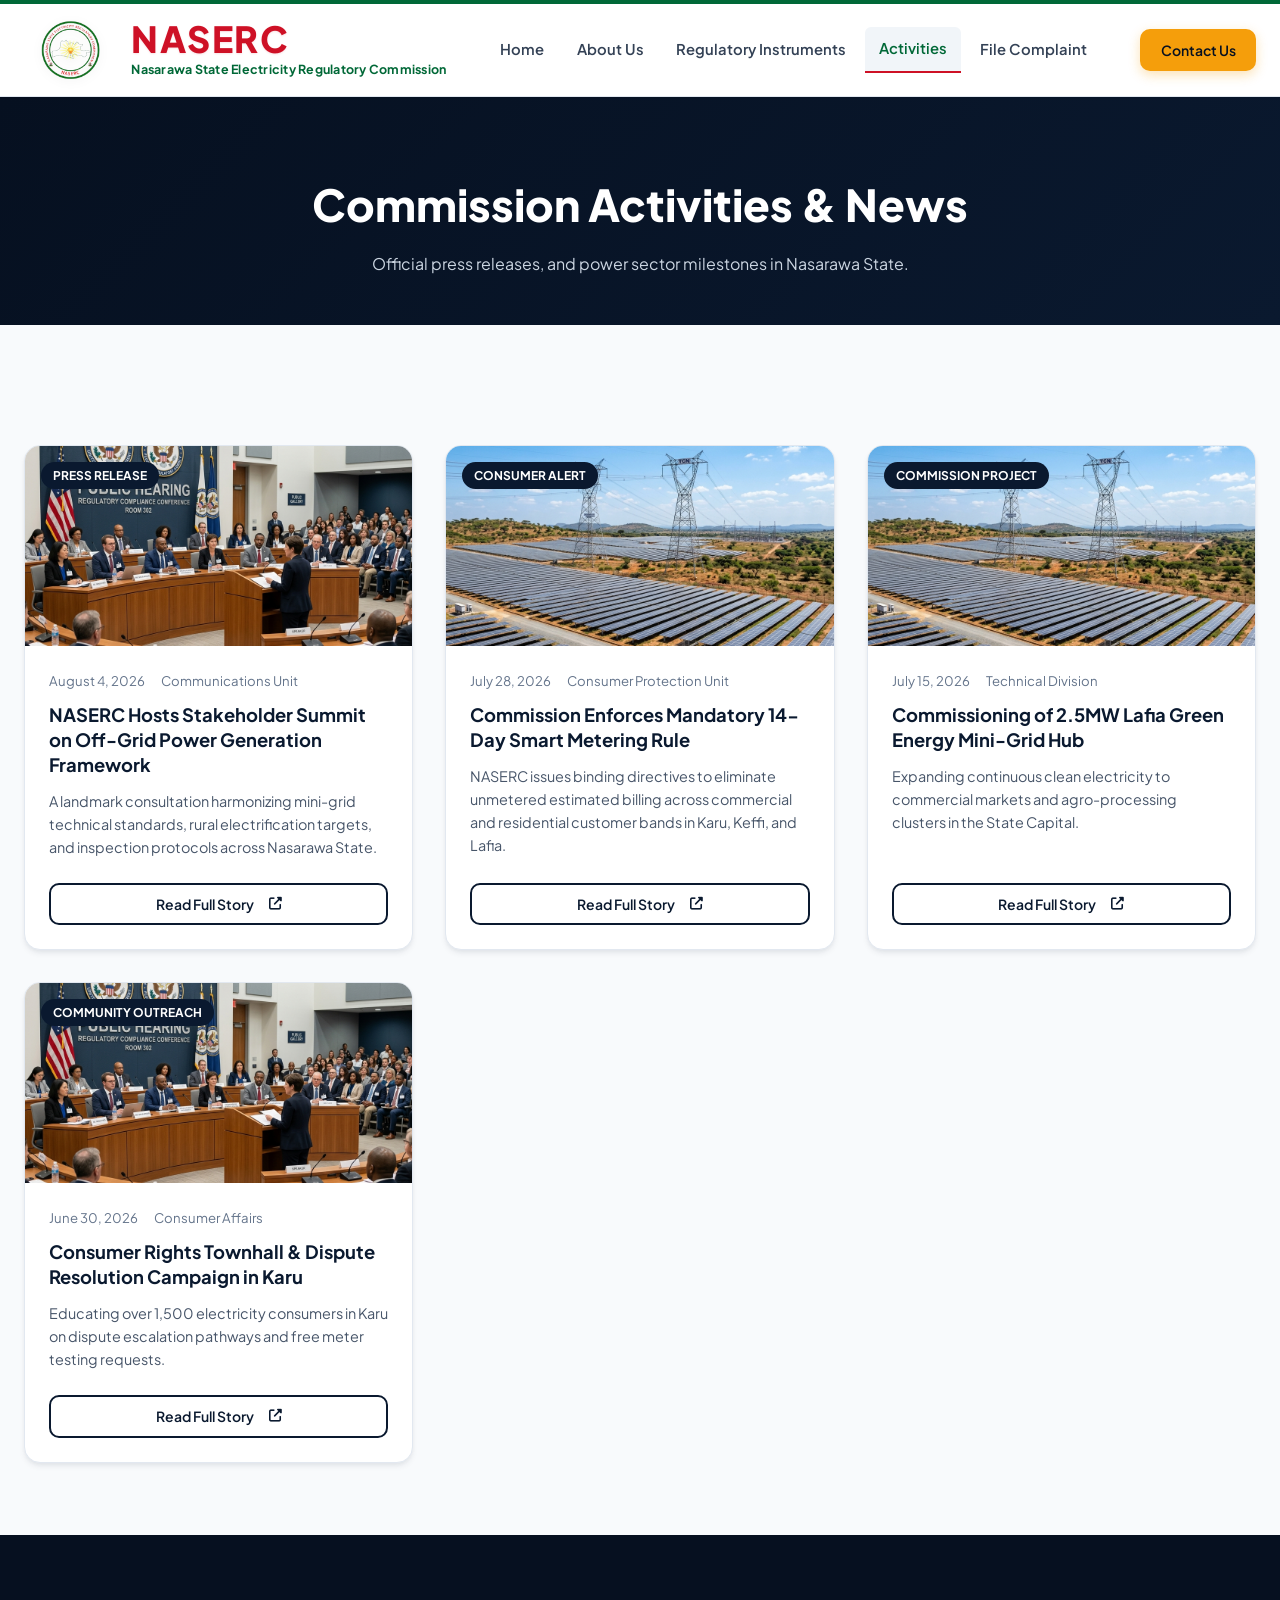
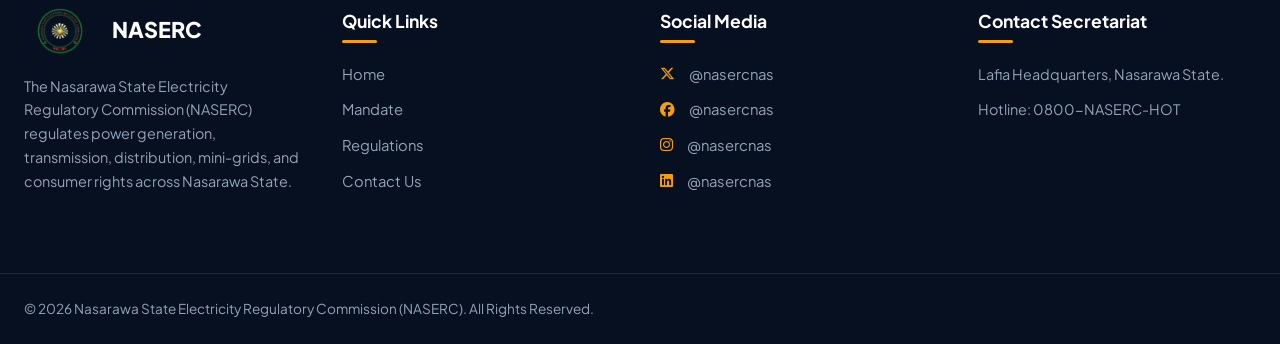
<file: activities.html>
<!DOCTYPE html>
<html lang="en">

<head>
  <meta charset="UTF-8">
  <meta name="viewport" content="width=device-width, initial-scale=1.0">
  <title>Activities & News | Nasarawa State Electricity Regulatory Commission (NASERC)</title>
  <meta name="description"
    content="News updates, press releases, community engagement activities, and public regulatory announcements by NASERC.">

  <!-- Favicon -->
  <link rel="icon" href="assets/images/logo.png" type="image/png">

  <!-- Google Fonts -->
  <link rel="preconnect" href="https://fonts.googleapis.com">
  <link rel="preconnect" href="https://fonts.gstatic.com" crossorigin>
  <link
    href="https://fonts.googleapis.com/css2?family=Inter:wght@400;500;600;700&family=Plus+Jakarta+Sans:wght@400;500;600;700;800&display=swap"
    rel="stylesheet">

  <!-- Font Awesome Icons -->
  <link rel="stylesheet" href="https://cdnjs.cloudflare.com/ajax/libs/font-awesome/6.5.1/css/all.min.css">

  <!-- Core Stylesheet -->
  <link rel="stylesheet" href="css/styles.css">
</head>

<body>

  <!-- Header Navigation -->
  <header class="main-header">
    <div class="container header-inner">
      <div class="brand-wrapper">
        <a href="index.html" class="brand-logo-link">
          <div class="logo-badge-container">
            <img src="assets/images/logo.png" alt="NASERC Logo" class="logo-img">
          </div>
          <div class="brand-text">
            <span class="brand-acronym">NASERC</span>
            <span class="brand-tagline">Nasarawa State Electricity Regulatory Commission</span>
          </div>
        </a>
      </div>

      <nav class="main-nav" aria-label="Main Navigation">
        <ul class="nav-list">
          <li class="nav-item"><a href="index.html" class="nav-link">Home</a></li>
          <li class="nav-item">
            <a href="about.html" class="nav-link">About Us</a>
            <ul class="dropdown-menu">
              <li><a href="about.html#mandate" class="dropdown-item">Statutory Mandate</a></li>
              <li><a href="about.html#vision" class="dropdown-item">Vision & Mission</a></li>
              <li><a href="about.html#governance" class="dropdown-item">Governance & Leadership</a></li>
            </ul>
          </li>
          <li class="nav-item">
            <a href="regulations.html" class="nav-link">Regulatory Instruments</a>
            <ul class="dropdown-menu">
              <li><a href="regulations.html?category=regulations" class="dropdown-item">Electricity Regulations</a></li>
              <li><a href="regulations.html?category=licenses" class="dropdown-item">Licenses & Permits</a></li>
            </ul>
          </li>
          <li class="nav-item active"><a href="activities.html" class="nav-link">Activities</a></li>
          <li class="nav-item"><a href="forms.html?tab=complaint" class="nav-link">File Complaint</a></li>
        </ul>
      </nav>

      <div class="header-actions">
        <a href="contact.html" class="btn btn-accent btn-sm">Contact Us</a>
        <button class="mobile-nav-toggle" id="mobileNavToggle" aria-label="Toggle Menu"><i
            class="fas fa-bars"></i></button>
      </div>
    </div>
  </header>

  <!-- Page Banner -->
  <section
    style="background: linear-gradient(135deg, var(--primary-navy-dark) 0%, var(--primary-navy) 100%); color: var(--white); padding: 4rem 0 3rem 0;">
    <div class="container text-center">
      <!-- <span class="section-badge gold">News & Updates</span> -->
      <h1 style="font-family: var(--font-heading); font-size: 2.75rem; font-weight: 800; margin-top: 0.5rem;">Commission
        Activities & News</h1>
      <p style="color: var(--slate-300); max-width: 700px; margin: 0.75rem auto 0 auto;">Official press releases, and
        power sector milestones in Nasarawa State.</p>
    </div>
  </section>

  <!-- News Grid Section -->
  <section class="section-padding" id="news" style="background: var(--slate-50);">
    <div class="container">
      <div class="section-header text-center">
        <!-- <span class="section-badge">Latest Coverage</span> -->
        <!-- <h2 class="section-title">Activities</h2> -->
      </div>

      <div class="news-grid">
        <!-- Post 1 -->
        <article class="news-card">
          <div class="news-img-wrapper">
            <img src="assets/images/stakeholder_hearing.png" alt="Stakeholder Summit" class="news-img">
            <span class="news-category-tag">Press Release</span>
          </div>
          <div class="news-body">
            <div class="news-meta">
              <span>August 4, 2026</span>
              <span>Communications Unit</span>
            </div>
            <h3 class="news-title">NASERC Hosts Stakeholder Summit on Off-Grid Power Generation Framework</h3>
            <p class="news-excerpt">A landmark consultation harmonizing mini-grid technical standards, rural
              electrification targets, and inspection protocols across Nasarawa State.</p>
            <a href="activity-single.html?id=1" target="_blank" rel="noopener"
              class="btn btn-sm btn-outline read-news-btn" style="margin-top: auto;">Read Full Story <i
                class="fas fa-external-link-alt" style="margin-left: 0.35rem; font-size: 0.8rem;"></i></a>
          </div>
        </article>

        <!-- Post 2 -->
        <article class="news-card">
          <div class="news-img-wrapper">
            <img src="assets/images/hero_solar.png" alt="Smart Meter Directives" class="news-img">
            <span class="news-category-tag">Consumer Alert</span>
          </div>
          <div class="news-body">
            <div class="news-meta">
              <span>July 28, 2026</span>
              <span>Consumer Protection Unit</span>
            </div>
            <h3 class="news-title">Commission Enforces Mandatory 14-Day Smart Metering Rule</h3>
            <p class="news-excerpt">NASERC issues binding directives to eliminate unmetered estimated billing across
              commercial and residential customer bands in Karu, Keffi, and Lafia.</p>
            <a href="activity-single.html?id=2" target="_blank" rel="noopener"
              class="btn btn-sm btn-outline read-news-btn" style="margin-top: auto;">Read Full Story <i
                class="fas fa-external-link-alt" style="margin-left: 0.35rem; font-size: 0.8rem;"></i></a>
          </div>
        </article>

        <!-- Post 3 -->
        <article class="news-card">
          <div class="news-img-wrapper">
            <img src="assets/images/hero_solar.png" alt="Lafia Solar Mini-Grid Facility" class="news-img">
            <span class="news-category-tag">Commission Project</span>
          </div>
          <div class="news-body">
            <div class="news-meta">
              <span>July 15, 2026</span>
              <span>Technical Division</span>
            </div>
            <h3 class="news-title">Commissioning of 2.5MW Lafia Green Energy Mini-Grid Hub</h3>
            <p class="news-excerpt">Expanding continuous clean electricity to commercial markets and agro-processing
              clusters in the State Capital.</p>
            <a href="activity-single.html?id=3" target="_blank" rel="noopener"
              class="btn btn-sm btn-outline read-news-btn" style="margin-top: auto;">Read Full Story <i
                class="fas fa-external-link-alt" style="margin-left: 0.35rem; font-size: 0.8rem;"></i></a>
          </div>
        </article>

        <!-- Post 4 -->
        <article class="news-card">
          <div class="news-img-wrapper">
            <img src="assets/images/stakeholder_hearing.png" alt="Consumer Townhall Karu" class="news-img">
            <span class="news-category-tag">Community Outreach</span>
          </div>
          <div class="news-body">
            <div class="news-meta">
              <span>June 30, 2026</span>
              <span>Consumer Affairs</span>
            </div>
            <h3 class="news-title">Consumer Rights Townhall & Dispute Resolution Campaign in Karu</h3>
            <p class="news-excerpt">Educating over 1,500 electricity consumers in Karu on dispute escalation pathways
              and free meter testing requests.</p>
            <a href="activity-single.html?id=4" target="_blank" rel="noopener"
              class="btn btn-sm btn-outline read-news-btn" style="margin-top: auto;">Read Full Story <i
                class="fas fa-external-link-alt" style="margin-left: 0.35rem; font-size: 0.8rem;"></i></a>
          </div>
        </article>
      </div>
    </div>
  </section>

  <!-- Global Footer -->
  <footer class="main-footer">
    <div class="footer-top">
      <div class="container">
        <div class="footer-grid">
          <div class="footer-brand-col">
            <div class="footer-logo-row">
              <img src="assets/images/logo.png" alt="NASERC Logo" class="footer-logo">
              <span
                style="font-family: var(--font-heading); font-weight: 800; font-size: 1.35rem; color: var(--white);">NASERC</span>
            </div>
            <p class="footer-desc">
              The Nasarawa State Electricity Regulatory Commission (NASERC) regulates power generation, transmission,
              distribution,
              mini-grids, and consumer rights across Nasarawa State.
            </p>
          </div>
          <div>
            <h4 class="footer-heading">Quick Links</h4>
            <ul class="footer-links">
              <li><a href="index.html" class="footer-link">Home</a></li>
              <li><a href="about.html" class="footer-link">Mandate</a></li>
              <li><a href="regulations.html" class="footer-link">Regulations</a></li>
              <li><a href="contact.html" class="footer-link">Contact Us</a></li>
            </ul>
          </div>
          <div>
            <h4 class="footer-heading">Social Media</h4>
            <ul class="footer-links">
              <li><a href="https://x.com/nasercnas" target="_blank" rel="noopener" class="footer-link"><i
                    class="fab fa-x-twitter" style="margin-right: 0.4rem; color: var(--accent-gold);"></i>@nasercnas</a>
              </li>
              <li><a href="https://facebook.com/nasercnas" target="_blank" rel="noopener" class="footer-link"><i
                    class="fab fa-facebook" style="margin-right: 0.4rem; color: var(--accent-gold);"></i>@nasercnas</a>
              </li>
              <li><a href="https://instagram.com/nasercnas" target="_blank" rel="noopener" class="footer-link"><i
                    class="fab fa-instagram" style="margin-right: 0.4rem; color: var(--accent-gold);"></i>@nasercnas</a>
              </li>
              <li><a href="https://linkedin.com/company/nasercnas" target="_blank" rel="noopener" class="footer-link"><i
                    class="fab fa-linkedin" style="margin-right: 0.4rem; color: var(--accent-gold);"></i>@nasercnas</a>
              </li>
            </ul>
          </div>
          <div>
            <h4 class="footer-heading">Contact Secretariat</h4>
            <ul class="footer-links">
              <li style="color: var(--slate-400); font-size: 0.9rem;">Lafia Headquarters, Nasarawa State.</li>
              <li style="color: var(--slate-400); font-size: 0.9rem;">Hotline: 0800-NASERC-HOT</li>
            </ul>
          </div>
        </div>
      </div>
    </div>
    <div class="footer-bottom">
      <div class="container footer-bottom-content">
        <div>&copy; 2026 Nasarawa State Electricity Regulatory Commission (NASERC). All Rights Reserved.</div>
      </div>
    </div>
  </footer>

  <script src="js/main.js"></script>
  <script src="js/modals.js"></script>
</body>

</html>
</file>
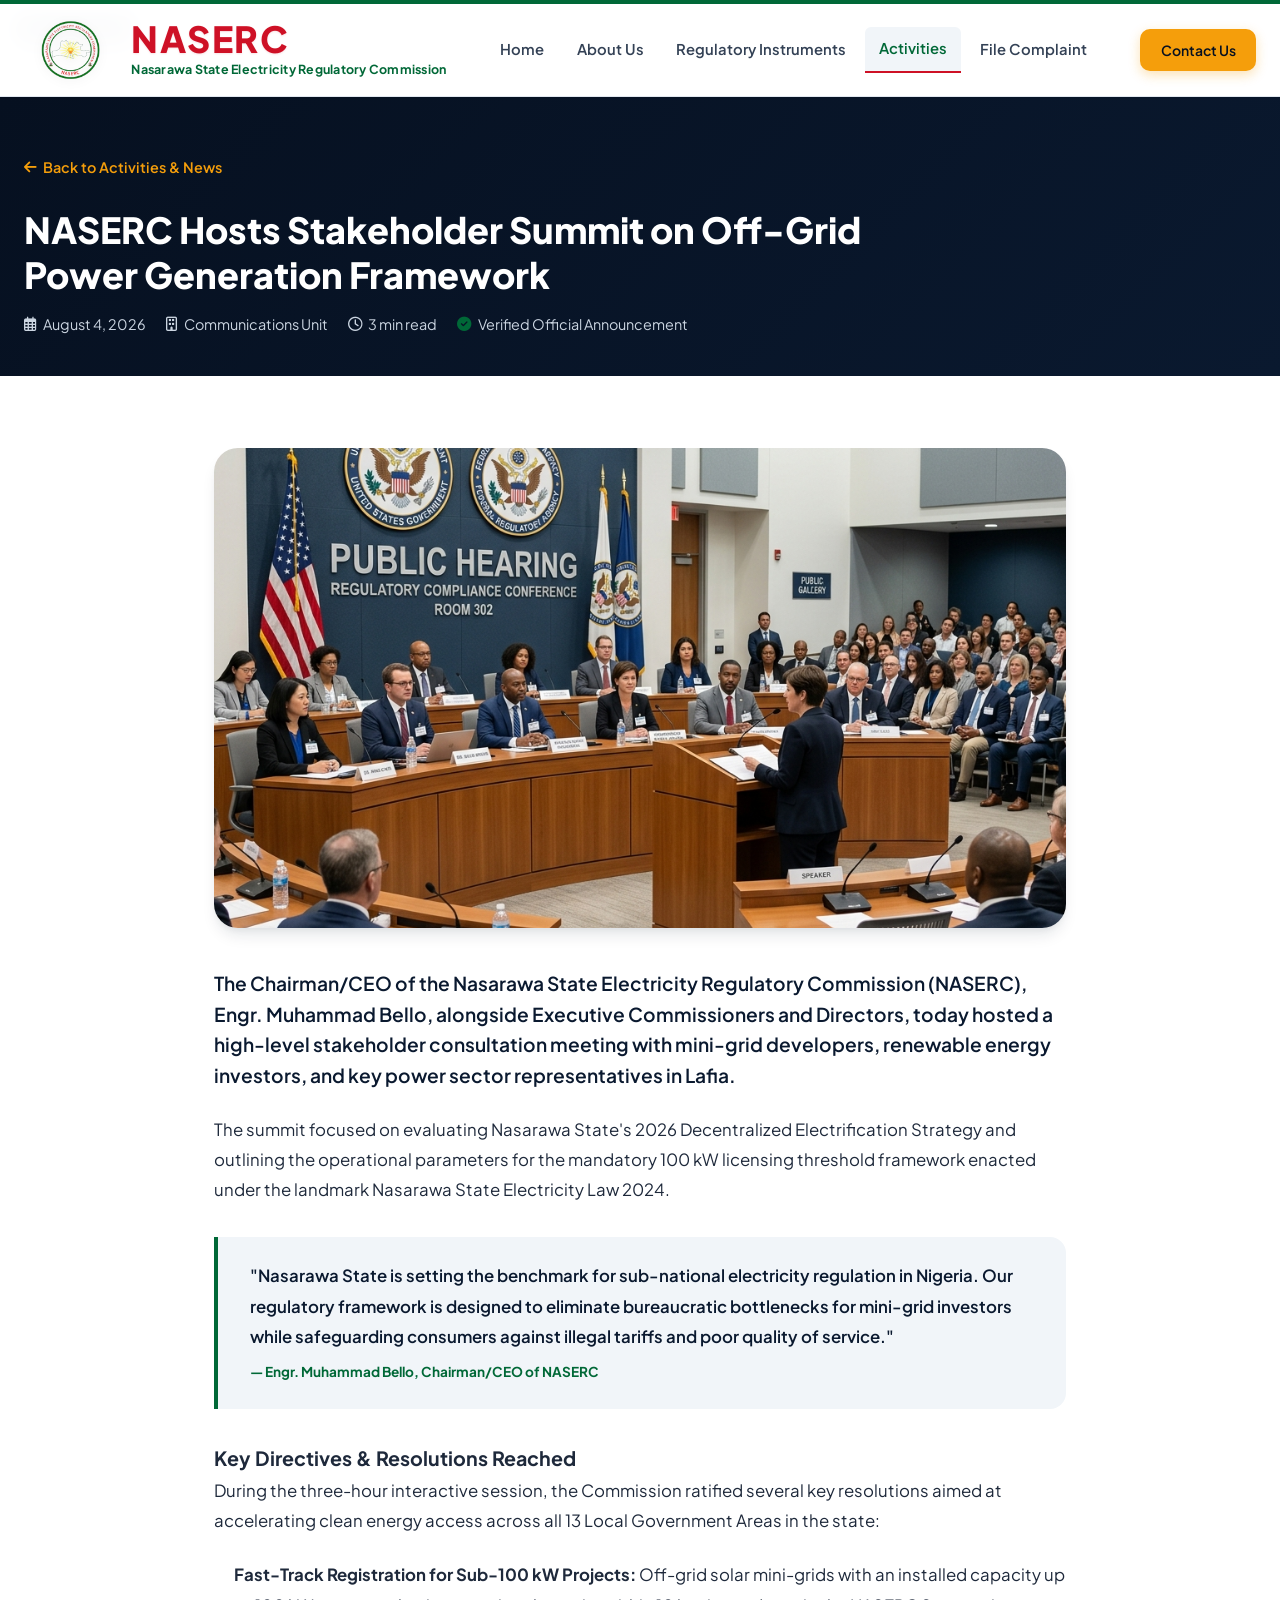
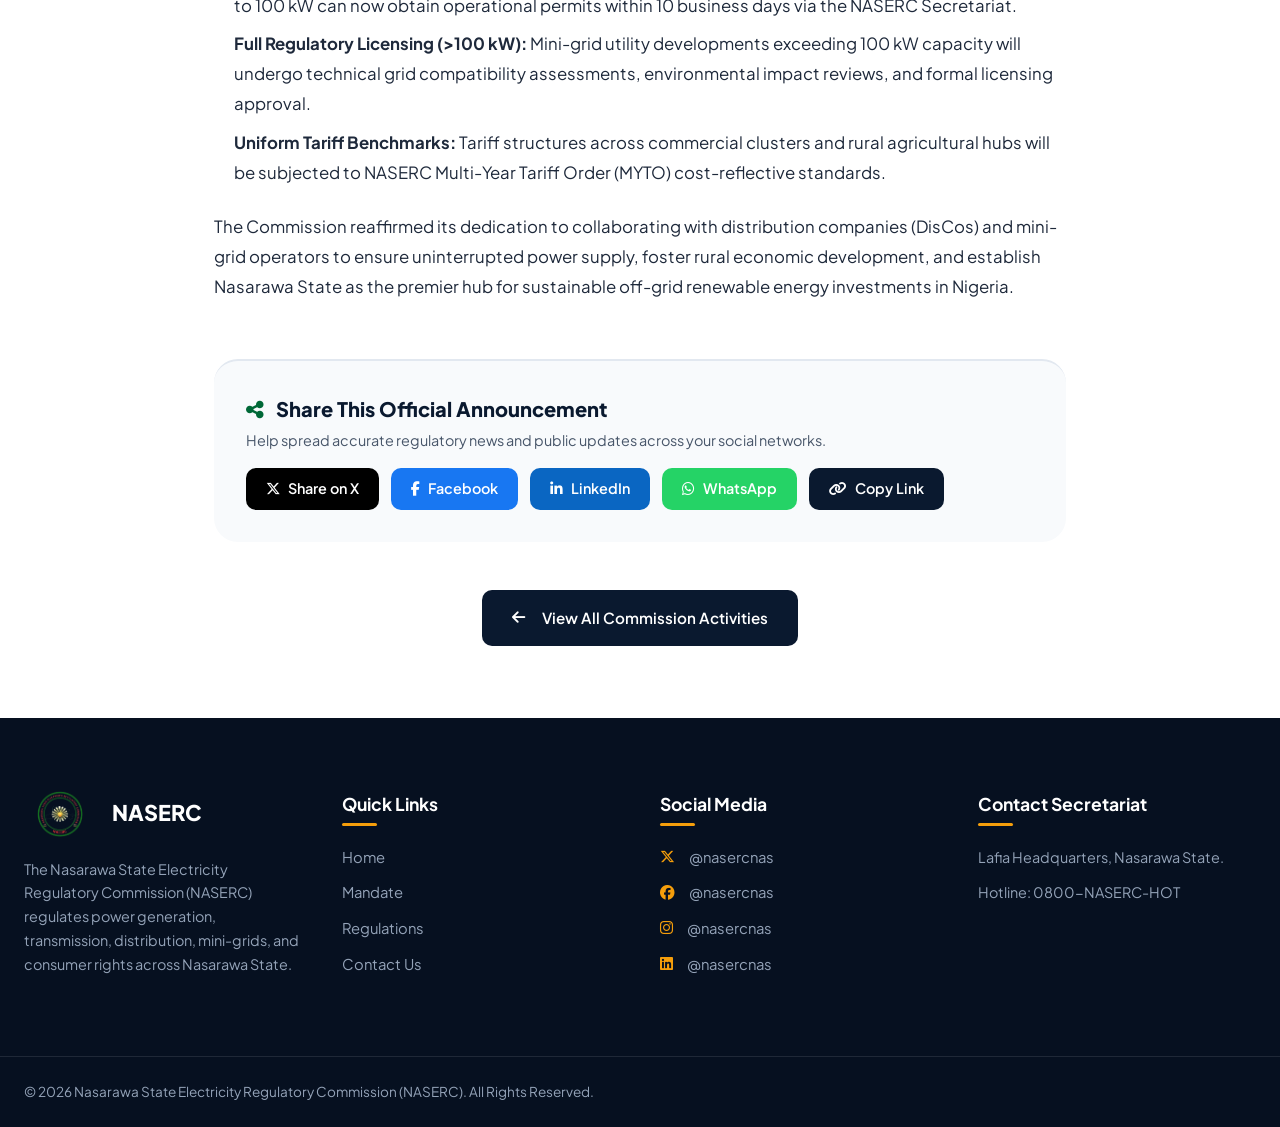
<file: activity-single.html>
<!DOCTYPE html>
<html lang="en">

<head>
  <meta charset="UTF-8">
  <meta name="viewport" content="width=device-width, initial-scale=1.0">
  <title id="pageTitle">Activity Details | Nasarawa State Electricity Regulatory Commission (NASERC)</title>
  <meta name="description"
    content="Read the complete official news update, press release, and regulatory announcement from NASERC Secretariat.">

  <!-- Favicon -->
  <link rel="icon" href="assets/images/logo.png" type="image/png">

  <!-- Google Fonts -->
  <link rel="preconnect" href="https://fonts.googleapis.com">
  <link rel="preconnect" href="https://fonts.gstatic.com" crossorigin>
  <link
    href="https://fonts.googleapis.com/css2?family=Inter:wght@400;500;600;700&family=Plus+Jakarta+Sans:wght@400;500;600;700;800&display=swap"
    rel="stylesheet">

  <!-- Font Awesome Icons -->
  <link rel="stylesheet" href="https://cdnjs.cloudflare.com/ajax/libs/font-awesome/6.5.1/css/all.min.css">

  <!-- Core Stylesheet -->
  <link rel="stylesheet" href="css/styles.css">

  <style>
    .article-header {
      background: linear-gradient(135deg, var(--primary-navy-dark) 0%, var(--primary-navy) 100%);
      color: var(--white);
      padding: 3.5rem 0 2.5rem 0;
    }

    .article-meta-bar {
      display: flex;
      flex-wrap: wrap;
      align-items: center;
      gap: 1.25rem;
      font-size: 0.9rem;
      color: var(--slate-300);
      margin-top: 1rem;
    }

    .article-meta-item {
      display: flex;
      align-items: center;
      gap: 0.4rem;
    }

    .article-featured-img {
      width: 100%;
      max-height: 480px;
      object-fit: cover;
      border-radius: var(--radius-xl);
      box-shadow: var(--shadow-lg);
      margin-bottom: 2.5rem;
    }

    .article-content {
      font-size: 1.05rem;
      line-height: 1.8;
      color: var(--slate-800);
    }

    .article-content p {
      margin-bottom: 1.5rem;
    }

    .article-quote {
      border-left: 4px solid var(--primary-green);
      background: var(--slate-100);
      padding: 1.5rem 2rem;
      border-radius: 0 var(--radius-lg) var(--radius-lg) 0;
      font-family: var(--font-heading);
      font-weight: 600;
      color: var(--primary-navy);
      margin: 2rem 0;
    }

    .share-section {
      margin-top: 3.5rem;
      padding-top: 2rem;
      border-top: 2px solid var(--slate-200);
      background: var(--slate-50);
      border-radius: var(--radius-xl);
      padding: 2rem;
    }

    .share-buttons-container {
      display: flex;
      flex-wrap: wrap;
      gap: 0.75rem;
      margin-top: 1rem;
    }

    .share-btn {
      display: inline-flex;
      align-items: center;
      gap: 0.5rem;
      padding: 0.6rem 1.25rem;
      border-radius: var(--radius-md);
      font-weight: 600;
      font-size: 0.9rem;
      text-decoration: none;
      color: var(--white);
      transition: all 0.2s ease;
      border: none;
      cursor: pointer;
    }

    .share-btn:hover {
      transform: translateY(-2px);
      box-shadow: var(--shadow-md);
      color: var(--white);
    }

    .share-btn-x {
      background: #000000;
    }

    .share-btn-fb {
      background: #1877f2;
    }

    .share-btn-linkedin {
      background: #0a66c2;
    }

    .share-btn-whatsapp {
      background: #25d366;
    }

    .share-btn-copy {
      background: var(--primary-navy);
    }

    .share-btn-native {
      background: var(--primary-green);
    }
  </style>
</head>

<body>

  <!-- Header Navigation -->
  <header class="main-header">
    <div class="container header-inner">
      <div class="brand-wrapper">
        <a href="index.html" class="brand-logo-link">
          <div class="logo-badge-container">
            <img src="assets/images/logo.png" alt="NASERC Logo" class="logo-img">
          </div>
          <div class="brand-text">
            <span class="brand-acronym">NASERC</span>
            <span class="brand-tagline">Nasarawa State Electricity Regulatory Commission</span>
          </div>
        </a>
      </div>

      <nav class="main-nav" aria-label="Main Navigation">
        <ul class="nav-list">
          <li class="nav-item"><a href="index.html" class="nav-link">Home</a></li>
          <li class="nav-item">
            <a href="about.html" class="nav-link">About Us</a>
            <ul class="dropdown-menu">
              <li><a href="about.html#mandate" class="dropdown-item">Statutory Mandate</a></li>
              <li><a href="about.html#vision" class="dropdown-item">Vision & Mission</a></li>
              <li><a href="about.html#governance" class="dropdown-item">Governance & Leadership</a></li>
            </ul>
          </li>
          <li class="nav-item">
            <a href="regulations.html" class="nav-link">Regulatory Instruments</a>
            <ul class="dropdown-menu">
              <li><a href="regulations.html?category=regulations" class="dropdown-item">Electricity Regulations</a></li>
              <li><a href="regulations.html?category=licenses" class="dropdown-item">Licenses & Permits</a></li>
            </ul>
          </li>
          <li class="nav-item active"><a href="activities.html" class="nav-link">Activities</a></li>
          <li class="nav-item"><a href="forms.html?tab=complaint" class="nav-link">File Complaint</a></li>
        </ul>
      </nav>

      <div class="header-actions">
        <a href="contact.html" class="btn btn-accent btn-sm">Contact Us</a>
        <button class="mobile-nav-toggle" id="mobileNavToggle" aria-label="Toggle Menu"><i
            class="fas fa-bars"></i></button>
      </div>
    </div>
  </header>

  <!-- Article Header Banner -->
  <section class="article-header">
    <div class="container">
      <a href="activities.html"
        style="color: var(--accent-gold); text-decoration: none; font-weight: 600; font-size: 0.9rem; display: inline-flex; align-items: center; gap: 0.4rem; margin-bottom: 1rem;">
        <i class="fas fa-arrow-left"></i> Back to Activities & News
      </a>
      <div style="margin-bottom: 0.75rem;">
        <span class="news-category-tag" id="articleCategoryTag">Press Release</span>
      </div>
      <h1 id="articleTitle"
        style="font-family: var(--font-heading); font-size: 2.25rem; font-weight: 800; line-height: 1.25; max-width: 900px;">
        NASERC Hosts Stakeholder Summit on Off-Grid Power Generation Framework
      </h1>

      <div class="article-meta-bar">
        <div class="article-meta-item"><i class="far fa-calendar-alt"></i> <span id="articleDate">August 4, 2026</span>
        </div>
        <div class="article-meta-item"><i class="far fa-building"></i> <span id="articleUnit">Communications Unit</span>
        </div>
        <div class="article-meta-item"><i class="far fa-clock"></i> <span>3 min read</span></div>
        <div class="article-meta-item"><i class="fas fa-check-circle" style="color: var(--primary-green);"></i>
          <span>Verified Official Announcement</span></div>
      </div>
    </div>
  </section>

  <!-- Main Article Body -->
  <main class="section-padding" style="background: var(--white);">
    <div class="container" style="max-width: 900px;">

      <img id="articleImage" src="assets/images/stakeholder_hearing.png" alt="Featured News Image"
        class="article-featured-img">

      <article class="article-content" id="articleBody">
        <p class="lead" style="font-size: 1.2rem; font-weight: 600; color: var(--primary-navy); line-height: 1.6;">
          The Chairman/CEO of the Nasarawa State Electricity Regulatory Commission (NASERC), Engr. Muhammad Bello,
          alongside Executive Commissioners and Directors, today hosted a high-level stakeholder consultation meeting
          with mini-grid developers, renewable energy investors, and key power sector representatives in Lafia.
        </p>

        <p>
          The summit focused on evaluating Nasarawa State's 2026 Decentralized Electrification Strategy and outlining
          the operational parameters for the mandatory 100 kW licensing threshold framework enacted under the landmark
          Nasarawa State Electricity Law 2024.
        </p>

        <div class="article-quote">
          "Nasarawa State is setting the benchmark for sub-national electricity regulation in Nigeria. Our regulatory
          framework is designed to eliminate bureaucratic bottlenecks for mini-grid investors while safeguarding
          consumers against illegal tariffs and poor quality of service."
          <div style="font-size: 0.85rem; color: var(--primary-green); margin-top: 0.5rem; font-weight: 700;">— Engr.
            Muhammad Bello, Chairman/CEO of NASERC</div>
        </div>

        <h3>Key Directives & Resolutions Reached</h3>
        <p>
          During the three-hour interactive session, the Commission ratified several key resolutions aimed at
          accelerating clean energy access across all 13 Local Government Areas in the state:
        </p>

        <ul style="margin-bottom: 1.5rem; padding-left: 1.25rem;">
          <li style="margin-bottom: 0.5rem;"><strong>Fast-Track Registration for Sub-100 kW Projects:</strong> Off-grid
            solar mini-grids with an installed capacity up to 100 kW can now obtain operational permits within 10
            business days via the NASERC Secretariat.</li>
          <li style="margin-bottom: 0.5rem;"><strong>Full Regulatory Licensing (>100 kW):</strong> Mini-grid utility
            developments exceeding 100 kW capacity will undergo technical grid compatibility assessments, environmental
            impact reviews, and formal licensing approval.</li>
          <li style="margin-bottom: 0.5rem;"><strong>Uniform Tariff Benchmarks:</strong> Tariff structures across
            commercial clusters and rural agricultural hubs will be subjected to NASERC Multi-Year Tariff Order (MYTO)
            cost-reflective standards.</li>
        </ul>

        <p>
          The Commission reaffirmed its dedication to collaborating with distribution companies (DisCos) and mini-grid
          operators to ensure uninterrupted power supply, foster rural economic development, and establish Nasarawa
          State as the premier hub for sustainable off-grid renewable energy investments in Nigeria.
        </p>
      </article>

      <!-- Bottom Social Share Section -->
      <section class="share-section" id="shareSection">
        <div style="display: flex; align-items: center; justify-content: space-between; flex-wrap: wrap; gap: 1rem;">
          <div>
            <h3
              style="font-family: var(--font-heading); font-size: 1.25rem; color: var(--primary-navy); margin-bottom: 0.25rem; font-weight: 800;">
              <i class="fas fa-share-nodes" style="color: var(--primary-green); margin-right: 0.5rem;"></i> Share This
              Official Announcement
            </h3>
            <p style="color: var(--slate-600); font-size: 0.9rem; margin: 0;">
              Help spread accurate regulatory news and public updates across your social networks.
            </p>
          </div>
          <button id="nativeShareBtn" class="share-btn share-btn-native">
            <i class="fas fa-arrow-up-from-bracket"></i> Share Story
          </button>
        </div>

        <div class="share-buttons-container">
          <a id="shareX" href="#" target="_blank" rel="noopener" class="share-btn share-btn-x">
            <i class="fab fa-x-twitter"></i> Share on X
          </a>
          <a id="shareFB" href="#" target="_blank" rel="noopener" class="share-btn share-btn-fb">
            <i class="fab fa-facebook-f"></i> Facebook
          </a>
          <a id="shareLinkedIn" href="#" target="_blank" rel="noopener" class="share-btn share-btn-linkedin">
            <i class="fab fa-linkedin-in"></i> LinkedIn
          </a>
          <a id="shareWA" href="#" target="_blank" rel="noopener" class="share-btn share-btn-whatsapp">
            <i class="fab fa-whatsapp"></i> WhatsApp
          </a>
          <button id="copyLinkBtn" class="share-btn share-btn-copy">
            <i class="fas fa-link"></i> Copy Link
          </button>
        </div>
      </section>

      <!-- Back to Activities Action Bar -->
      <div style="margin-top: 3rem; text-align: center;">
        <a href="activities.html" class="btn btn-navy">
          <i class="fas fa-arrow-left" style="margin-right: 0.5rem;"></i> View All Commission Activities
        </a>
      </div>

    </div>
  </main>

  <!-- Global Footer -->
  <footer class="main-footer">
    <div class="footer-top">
      <div class="container">
        <div class="footer-grid">
          <div class="footer-brand-col">
            <div class="footer-logo-row">
              <img src="assets/images/logo.png" alt="NASERC Logo" class="footer-logo">
              <span
                style="font-family: var(--font-heading); font-weight: 800; font-size: 1.35rem; color: var(--white);">NASERC</span>
            </div>
            <p class="footer-desc">
              The Nasarawa State Electricity Regulatory Commission (NASERC) regulates power generation, transmission,
              distribution,
              mini-grids, and consumer rights across Nasarawa State.
            </p>
          </div>
          <div>
            <h4 class="footer-heading">Quick Links</h4>
            <ul class="footer-links">
              <li><a href="index.html" class="footer-link">Home</a></li>
              <li><a href="about.html" class="footer-link">Mandate</a></li>
              <li><a href="regulations.html" class="footer-link">Regulations</a></li>
              <li><a href="contact.html" class="footer-link">Contact Us</a></li>
            </ul>
          </div>
          <div>
            <h4 class="footer-heading">Social Media</h4>
            <ul class="footer-links">
              <li><a href="https://x.com/nasercnas" target="_blank" rel="noopener" class="footer-link"><i
                    class="fab fa-x-twitter" style="margin-right: 0.4rem; color: var(--accent-gold);"></i>@nasercnas</a>
              </li>
              <li><a href="https://facebook.com/nasercnas" target="_blank" rel="noopener" class="footer-link"><i
                    class="fab fa-facebook" style="margin-right: 0.4rem; color: var(--accent-gold);"></i>@nasercnas</a>
              </li>
              <li><a href="https://instagram.com/nasercnas" target="_blank" rel="noopener" class="footer-link"><i
                    class="fab fa-instagram" style="margin-right: 0.4rem; color: var(--accent-gold);"></i>@nasercnas</a>
              </li>
              <li><a href="https://linkedin.com/company/nasercnas" target="_blank" rel="noopener" class="footer-link"><i
                    class="fab fa-linkedin" style="margin-right: 0.4rem; color: var(--accent-gold);"></i>@nasercnas</a>
              </li>
            </ul>
          </div>
          <div>
            <h4 class="footer-heading">Contact Secretariat</h4>
            <ul class="footer-links">
              <li style="color: var(--slate-400); font-size: 0.9rem;">Lafia Headquarters, Nasarawa State.</li>
              <li style="color: var(--slate-400); font-size: 0.9rem;">Hotline: 0800-NASERC-HOT</li>
            </ul>
          </div>
        </div>
      </div>
    </div>
    <div class="footer-bottom">
      <div class="container footer-bottom-content">
        <div>&copy; 2026 Nasarawa State Electricity Regulatory Commission (NASERC). All Rights Reserved.</div>
      </div>
    </div>
  </footer>

  <script src="js/main.js"></script>
  <script>
    // Dynamic Article Loader & Share Handlers
    document.addEventListener('DOMContentLoaded', () => {
      const articlesData = {
        '1': {
          title: 'NASERC Hosts Stakeholder Summit on Off-Grid Power Generation Framework',
          category: 'Press Release',
          date: 'August 4, 2026',
          unit: 'Communications Unit',
          image: 'assets/images/stakeholder_hearing.png',
          lead: 'The Chairman/CEO of the Nasarawa State Electricity Regulatory Commission (NASERC), Engr. Muhammad Bello, alongside Executive Commissioners and Directors, today hosted a high-level stakeholder consultation meeting with mini-grid developers, renewable energy investors, and key power sector representatives in Lafia.',
          body: `
            <p>The summit focused on evaluating Nasarawa State's 2026 Decentralized Electrification Strategy and outlining the operational parameters for the mandatory 100 kW licensing threshold framework enacted under the landmark Nasarawa State Electricity Law 2024.</p>
            <div class="article-quote">
              "Nasarawa State is setting the benchmark for sub-national electricity regulation in Nigeria. Our regulatory framework is designed to eliminate bureaucratic bottlenecks for mini-grid investors while safeguarding consumers against illegal tariffs and poor quality of service."
              <div style="font-size: 0.85rem; color: var(--primary-green); margin-top: 0.5rem; font-weight: 700;">— Engr. Muhammad Bello, Chairman/CEO of NASERC</div>
            </div>
            <h3>Key Directives & Resolutions Reached</h3>
            <p>During the three-hour interactive session, the Commission ratified several key resolutions aimed at accelerating clean energy access across all 13 Local Government Areas in the state:</p>
            <ul style="margin-bottom: 1.5rem; padding-left: 1.25rem;">
              <li style="margin-bottom: 0.5rem;"><strong>Fast-Track Registration for Sub-100 kW Projects:</strong> Off-grid solar mini-grids with an installed capacity up to 100 kW can now obtain operational permits within 10 business days via the NASERC Secretariat.</li>
              <li style="margin-bottom: 0.5rem;"><strong>Full Regulatory Licensing (>100 kW):</strong> Mini-grid utility developments exceeding 100 kW capacity will undergo technical grid compatibility assessments, environmental impact reviews, and formal licensing approval.</li>
              <li style="margin-bottom: 0.5rem;"><strong>Uniform Tariff Benchmarks:</strong> Tariff structures across commercial clusters and rural agricultural hubs will be subjected to NASERC Multi-Year Tariff Order (MYTO) cost-reflective standards.</li>
            </ul>
            <p>The Commission reaffirmed its dedication to collaborating with distribution companies (DisCos) and mini-grid operators to ensure uninterrupted power supply, foster rural economic development, and establish Nasarawa State as the premier hub for sustainable off-grid renewable energy investments in Nigeria.</p>
          `
        },
        '2': {
          title: 'Commission Enforces Mandatory 14-Day Smart Metering Rule',
          category: 'Consumer Alert',
          date: 'July 28, 2026',
          unit: 'Consumer Protection Unit',
          image: 'assets/images/hero_solar.png',
          lead: 'In response to persistent citizen complaints regarding unmetered estimated billing, NASERC has released strict Smart Meter Asset Provider guidelines requiring distribution companies to install prepaid meters within 14 business days of payment.',
          body: `
            <p>Under the new enforcement protocol issued by the Consumer Protection Unit, any customer who pays for a meter under approved meter asset provider schemes must be metered and connected to the grid within 14 calendar days.</p>
            <div class="article-quote">
              "Arbitrary billing and unmetered estimations are unacceptable under Nasarawa State energy laws. Distribution companies operating within Karu, Keffi, and Lafia zones must strictly adhere to the 14-day installation timeline or face financial restitution penalties."
              <div style="font-size: 0.85rem; color: var(--primary-green); margin-top: 0.5rem; font-weight: 700;">— Head of Consumer Protection, NASERC Secretariat</div>
            </div>
            <h3>Customer Protection Provisions</h3>
            <p>If a distribution company fails to install a paid meter within the stipulated 14-day window:</p>
            <ul style="margin-bottom: 1.5rem; padding-left: 1.25rem;">
              <li style="margin-bottom: 0.5rem;">The customer is immediately exempted from paying estimated electricity bills until the meter is installed.</li>
              <li style="margin-bottom: 0.5rem;">The utility provider will incur daily default fines payable into the State Electricity Customer Compensation Fund.</li>
              <li style="margin-bottom: 0.5rem;">Consumers can escalate unfulfilled requests directly via the NASERC Online Complaint Desk.</li>
            </ul>
          `
        },
        '3': {
          title: 'Commissioning of 2.5MW Lafia Green Energy Mini-Grid Hub',
          category: 'Commission Project',
          date: 'July 15, 2026',
          unit: 'Technical Division',
          image: 'assets/images/hero_solar.png',
          lead: 'Governor Abdullahi Sule and the executive leadership of NASERC today officially commissioned the 2.5MW Lafia Solar Mini-Grid Facility, supplying continuous renewable electricity to over 4,200 commercial shops, agricultural processing plants, and residential quarters.',
          body: `
            <p>The state-of-the-art solar mini-grid facility incorporates advanced battery energy storage systems (BESS) and dynamic load management, ensuring 24/7 clean power for key economic zones in the State Capital.</p>
            <div class="article-quote">
              "This facility represents a giant leap forward in our vision to transform Nasarawa State into a self-reliant green energy economy. NASERC has ensured that technical standards and environmental safeguards are met at every phase."
              <div style="font-size: 0.85rem; color: var(--primary-green); margin-top: 0.5rem; font-weight: 700;">— Director of Technical Services, NASERC</div>
            </div>
            <p>The project will offset over 3,500 metric tons of carbon emissions annually while reducing diesel generator reliance for small and medium enterprises (SMEs) in Lafia Central by over 80%.</p>
          `
        },
        '4': {
          title: 'Consumer Rights Townhall & Dispute Resolution Campaign in Karu',
          category: 'Community Outreach',
          date: 'June 30, 2026',
          unit: 'Consumer Affairs',
          image: 'assets/images/stakeholder_hearing.png',
          lead: 'NASERC Consumer Protection teams successfully concluded a 3-day public sensitization campaign across Karu Zonal Hub, educating over 1,500 electricity consumers on their rights regarding billing disputes, free meter testing, and escalation channels.',
          body: `
            <p>The outreach included interactive townhall sessions, mobile dispute resolution desks, and direct engagement with trade associations, neighborhood committees, and commercial consumers.</p>
            <div class="article-quote">
              "Our mission is to ensure that every electricity customer in Nasarawa State is fully aware of their statutory rights and receives fair, transparent energy services from licensed operators."
              <div style="font-size: 0.85rem; color: var(--primary-green); margin-top: 0.5rem; font-weight: 700;">— NASERC Consumer Affairs Division</div>
            </div>
            <p>During the event, over 120 pending billing disputes were resolved on-site by NASERC mediation officers, with formal complaint tracking codes issued for complex cases.</p>
          `
        }
      };

      const urlParams = new URLSearchParams(window.location.search);
      const articleId = urlParams.get('id') || '1';
      const data = articlesData[articleId] || articlesData['1'];

      // Populate Article Content
      document.getElementById('pageTitle').textContent = `${data.title} | NASERC`;
      document.getElementById('articleTitle').textContent = data.title;
      document.getElementById('articleCategoryTag').textContent = data.category;
      document.getElementById('articleDate').textContent = data.date;
      document.getElementById('articleUnit').textContent = data.unit;
      document.getElementById('articleImage').src = data.image;

      document.getElementById('articleBody').innerHTML = `
        <p class="lead" style="font-size: 1.2rem; font-weight: 600; color: var(--primary-navy); line-height: 1.6;">
          ${data.lead}
        </p>
        ${data.body}
      `;

      // Social Share Links Setup
      const currentUrl = encodeURIComponent(window.location.href);
      const shareTitle = encodeURIComponent(`${data.title} — Official NASERC Announcement`);

      document.getElementById('shareX').href = `https://twitter.com/intent/tweet?text=${shareTitle}&url=${currentUrl}`;
      document.getElementById('shareFB').href = `https://www.facebook.com/sharer/sharer.php?u=${currentUrl}`;
      document.getElementById('shareLinkedIn').href = `https://www.linkedin.com/sharing/share-offsite/?url=${currentUrl}`;
      document.getElementById('shareWA').href = `https://api.whatsapp.com/send?text=${shareTitle}%20${currentUrl}`;

      // Native Web Share API
      const nativeShareBtn = document.getElementById('nativeShareBtn');
      if (navigator.share) {
        nativeShareBtn.addEventListener('click', async () => {
          try {
            await navigator.share({
              title: data.title,
              text: data.lead,
              url: window.location.href
            });
          } catch (err) {
            console.log('Share canceled or failed:', err);
          }
        });
      } else {
        nativeShareBtn.style.display = 'none';
      }

      // Copy Link Button
      const copyBtn = document.getElementById('copyLinkBtn');
      copyBtn.addEventListener('click', () => {
        navigator.clipboard.writeText(window.location.href).then(() => {
          const originalHTML = copyBtn.innerHTML;
          copyBtn.innerHTML = `<i class="fas fa-check"></i> Link Copied!`;
          copyBtn.style.background = 'var(--primary-green)';
          setTimeout(() => {
            copyBtn.innerHTML = originalHTML;
            copyBtn.style.background = 'var(--primary-navy)';
          }, 2500);
        }).catch(err => {
          alert('URL copied to clipboard: ' + window.location.href);
        });
      });
    });
  </script>
</body>

</html>
</file>
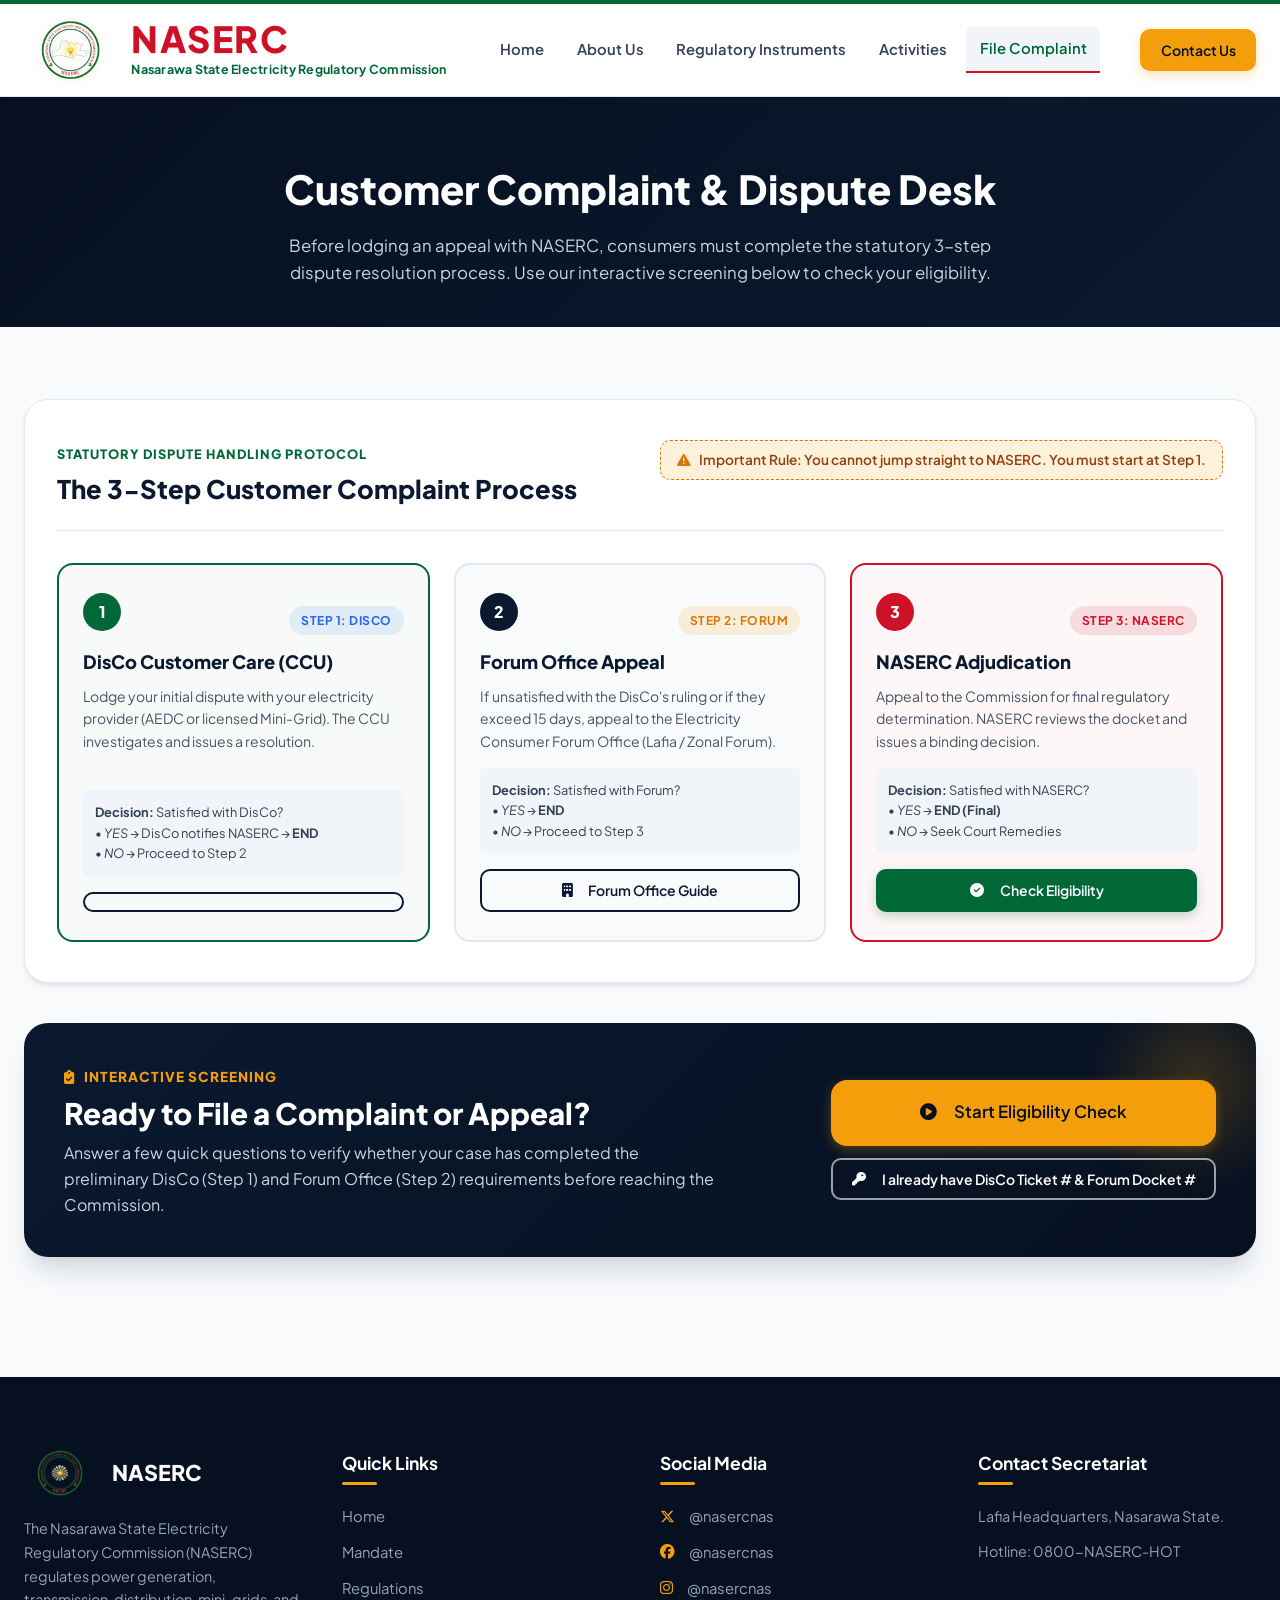
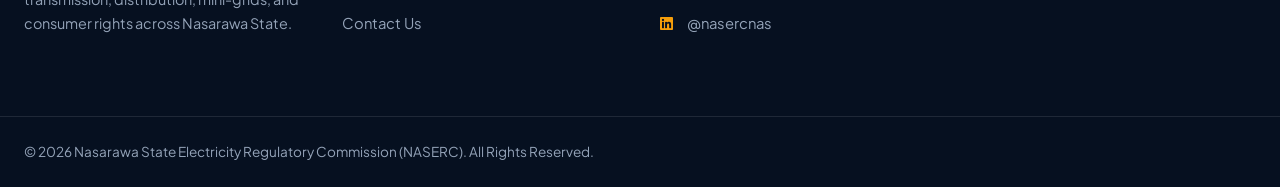
<file: forms.html>
<!DOCTYPE html>
<html lang="en">

<head>
  <meta charset="UTF-8">
  <meta name="viewport" content="width=device-width, initial-scale=1.0">
  <title>Customer Complaint Desk & 3-Step Process | Nasarawa State Electricity Regulatory Commission (NASERC)</title>
  <meta name="description"
    content="Submit electricity consumer disputes and regulatory appeals to NASERC. Learn the mandatory 3-step complaint procedure: DisCo CCU, Forum Office, and NASERC Adjudication.">

  <!-- Favicon -->
  <link rel="icon" href="assets/images/logo.png" type="image/png">

  <!-- Google Fonts -->
  <link rel="preconnect" href="https://fonts.googleapis.com">
  <link rel="preconnect" href="https://fonts.gstatic.com" crossorigin>
  <link
    href="https://fonts.googleapis.com/css2?family=Inter:wght@400;500;600;700&family=Plus+Jakarta+Sans:wght@400;500;600;700;800&display=swap"
    rel="stylesheet">

  <!-- Font Awesome Icons -->
  <link rel="stylesheet" href="https://cdnjs.cloudflare.com/ajax/libs/font-awesome/6.5.1/css/all.min.css">

  <!-- Core Stylesheet -->
  <link rel="stylesheet" href="css/styles.css">

  <style>
    /* 3-Step Flowchart & Interactive Assessment Styles */
    .flowchart-wrapper {
      background: var(--white);
      border: 1px solid var(--slate-200);
      border-radius: var(--radius-xl);
      padding: 2.5rem 2rem;
      box-shadow: var(--shadow-md);
      margin-bottom: 2.5rem;
    }

    .flowchart-grid {
      display: grid;
      grid-template-columns: repeat(3, 1fr);
      gap: 1.5rem;
      position: relative;
      margin-top: 2rem;
    }

    .flow-step-card {
      background: var(--slate-50);
      border: 2px solid var(--slate-200);
      border-radius: var(--radius-lg);
      padding: 1.75rem 1.5rem;
      position: relative;
      transition: var(--transition-normal);
      display: flex;
      flex-direction: column;
    }

    .flow-step-card:hover {
      border-color: var(--primary-green);
      transform: translateY(-4px);
      box-shadow: var(--shadow-lg);
      background: var(--white);
    }

    .flow-step-card.active-step {
      border-color: var(--primary-green);
      background: rgba(0, 104, 55, 0.03);
    }

    .flow-step-card.final-step {
      border-color: var(--primary-red);
      background: rgba(206, 17, 38, 0.03);
    }

    .step-number-badge {
      width: 38px;
      height: 38px;
      border-radius: 50%;
      background: var(--primary-navy);
      color: var(--white);
      display: inline-flex;
      align-items: center;
      justify-content: center;
      font-weight: 800;
      font-size: 1rem;
      margin-bottom: 1rem;
    }

    .step-number-badge.green {
      background: var(--primary-green);
    }

    .step-number-badge.red {
      background: var(--primary-red);
    }

    .flow-step-title {
      font-family: var(--font-heading);
      font-size: 1.15rem;
      font-weight: 800;
      color: var(--primary-navy);
      margin-bottom: 0.5rem;
    }

    .flow-step-desc {
      font-size: 0.875rem;
      color: var(--slate-600);
      line-height: 1.6;
      margin-bottom: 1rem;
      flex-grow: 1;
    }

    .flow-step-tag {
      display: inline-block;
      padding: 0.3rem 0.75rem;
      border-radius: var(--radius-full);
      font-size: 0.75rem;
      font-weight: 700;
      text-transform: uppercase;
      letter-spacing: 0.5px;
    }

    .tag-disco {
      background: rgba(59, 130, 246, 0.12);
      color: #2563eb;
    }

    .tag-forum {
      background: rgba(245, 158, 11, 0.15);
      color: #d97706;
    }

    .tag-naserc {
      background: rgba(206, 17, 38, 0.12);
      color: var(--primary-red);
    }

    /* Central Eligibility Assessment CTA Card */
    .eligibility-cta-card {
      background: linear-gradient(135deg, var(--primary-navy) 0%, var(--primary-navy-dark) 100%);
      color: var(--white);
      border-radius: var(--radius-xl);
      padding: 2.5rem;
      box-shadow: var(--shadow-xl);
      margin-bottom: 3rem;
      position: relative;
      overflow: hidden;
      display: flex;
      justify-content: space-between;
      align-items: center;
      flex-wrap: wrap;
      gap: 1.5rem;
    }

    .eligibility-cta-card::after {
      content: '';
      position: absolute;
      top: -50px;
      right: -50px;
      width: 220px;
      height: 220px;
      background: radial-gradient(circle, rgba(245, 158, 11, 0.2) 0%, transparent 70%);
      pointer-events: none;
    }

    .qualification-banner {
      background: rgba(16, 185, 129, 0.12);
      border: 1px solid var(--success);
      border-radius: var(--radius-lg);
      padding: 1.25rem 1.5rem;
      margin-bottom: 2rem;
      display: flex;
      align-items: center;
      gap: 1rem;
    }

    /* Modal Wizard Specifics */
    .wizard-step-indicator {
      display: flex;
      align-items: center;
      gap: 0.5rem;
      margin-bottom: 1.25rem;
    }

    .wizard-pill {
      font-size: 0.75rem;
      font-weight: 700;
      text-transform: uppercase;
      padding: 0.25rem 0.75rem;
      border-radius: var(--radius-full);
      letter-spacing: 0.5px;
    }

    .wizard-pill.active {
      background: var(--primary-green);
      color: var(--white);
    }

    .wizard-pill.pending {
      background: var(--slate-200);
      color: var(--slate-600);
    }

    .wizard-question {
      font-family: var(--font-heading);
      font-size: 1.2rem;
      font-weight: 800;
      color: var(--primary-navy);
      line-height: 1.4;
      margin-bottom: 0.75rem;
    }

    .wizard-hint {
      font-size: 0.9rem;
      color: var(--slate-600);
      line-height: 1.6;
      margin-bottom: 1.5rem;
    }

    .wizard-actions {
      display: flex;
      flex-wrap: wrap;
      gap: 0.75rem;
      margin-top: 1.5rem;
    }

    @media (max-width: 900px) {
      .flowchart-grid {
        grid-template-columns: 1fr;
      }
    }
  </style>
</head>

<body>

  <!-- Header Navigation -->
  <header class="main-header">
    <div class="container header-inner">
      <div class="brand-wrapper">
        <a href="index.html" class="brand-logo-link">
          <div class="logo-badge-container">
            <img src="assets/images/logo.png" alt="NASERC Logo" class="logo-img">
          </div>
          <div class="brand-text">
            <span class="brand-acronym">NASERC</span>
            <span class="brand-tagline">Nasarawa State Electricity Regulatory Commission</span>
          </div>
        </a>
      </div>

      <nav class="main-nav" aria-label="Main Navigation">
        <ul class="nav-list">
          <li class="nav-item"><a href="index.html" class="nav-link">Home</a></li>
          <li class="nav-item">
            <a href="about.html" class="nav-link">About Us</a>
            <ul class="dropdown-menu">
              <li><a href="about.html#mandate" class="dropdown-item">Statutory Mandate</a></li>
              <li><a href="about.html#vision" class="dropdown-item">Vision & Mission</a></li>
              <li><a href="about.html#governance" class="dropdown-item">Governance & Leadership</a></li>
            </ul>
          </li>
          <li class="nav-item">
            <a href="regulations.html" class="nav-link">Regulatory Instruments</a>
            <ul class="dropdown-menu">
              <li><a href="regulations.html?category=regulations" class="dropdown-item">Electricity Regulations</a></li>
              <li><a href="regulations.html?category=licenses" class="dropdown-item">Licenses & Permits</a></li>
            </ul>
          </li>
          <li class="nav-item"><a href="activities.html" class="nav-link">Activities</a></li>
          <li class="nav-item active"><a href="forms.html" class="nav-link">File Complaint</a></li>
        </ul>
      </nav>

      <div class="header-actions">
        <a href="contact.html" class="btn btn-accent btn-sm">Contact Us</a>
        <button class="mobile-nav-toggle" id="mobileNavToggle" aria-label="Toggle Menu"><i
            class="fas fa-bars"></i></button>
      </div>
    </div>
  </header>

  <!-- Page Banner -->
  <section
    style="background: linear-gradient(135deg, var(--primary-navy-dark) 0%, var(--primary-navy) 100%); color: var(--white); padding: 3.5rem 0 2.5rem 0;">
    <div class="container text-center">
      <h1 style="font-family: var(--font-heading); font-size: 2.5rem; font-weight: 800; margin-top: 0.25rem;">Customer
        Complaint & Dispute Desk</h1>
      <p style="color: var(--slate-300); max-width: 760px; margin: 0.75rem auto 0 auto; font-size: 1.05rem;">
        Before lodging an appeal with NASERC, consumers must complete the statutory 3-step dispute resolution process.
        Use our interactive screening below to check your eligibility.
      </p>
    </div>
  </section>

  <!-- Main Content -->
  <section class="section-padding" style="background: var(--slate-50);">
    <div class="container">

      <!-- SECTION 1: Statutory 3-Step Process Flowchart Banner -->
      <div class="flowchart-wrapper">
        <div
          style="display: flex; justify-content: space-between; align-items: flex-start; flex-wrap: wrap; gap: 1rem; border-bottom: 1px solid var(--slate-200); padding-bottom: 1.25rem;">
          <div>
            <span
              style="font-size: 0.8rem; font-weight: 800; color: var(--primary-green); text-transform: uppercase; letter-spacing: 1px;">Statutory
              Dispute Handling Protocol</span>
            <h2
              style="font-family: var(--font-heading); font-size: 1.6rem; color: var(--primary-navy); font-weight: 800; margin-top: 0.25rem;">
              The 3-Step Customer Complaint Process
            </h2>
          </div>
          <div
            style="background: rgba(245, 158, 11, 0.15); border: 1px dashed var(--accent-gold-hover); padding: 0.5rem 1rem; border-radius: var(--radius-md); font-size: 0.85rem; color: #92400e; font-weight: 600;">
            <i class="fas fa-exclamation-triangle" style="margin-right: 0.4rem; color: var(--accent-gold-hover);"></i>
            Important Rule: You cannot jump straight to NASERC. You must start at Step 1.
          </div>
        </div>

        <div class="flowchart-grid">
          <!-- Step 1 Card -->
          <div class="flow-step-card active-step">
            <div style="display: flex; justify-content: space-between; align-items: center;">
              <div class="step-number-badge green">1</div>
              <span class="flow-step-tag tag-disco">Step 1: DISCO</span>
            </div>
            <h3 class="flow-step-title">DisCo Customer Care (CCU)</h3>
            <p class="flow-step-desc">
              Lodge your initial dispute with your electricity provider (AEDC or licensed Mini-Grid). The CCU
              investigates and issues a resolution.
            </p>
            <div
              style="background: var(--slate-100); padding: 0.75rem; border-radius: var(--radius-sm); font-size: 0.8rem; color: var(--slate-700); margin-bottom: 1rem;">
              <strong>Decision:</strong> Satisfied with DisCo?<br>
              • <em>YES</em> &rarr; DisCo notifies NASERC &rarr; <strong>END</strong><br>
              • <em>NO</em> &rarr; Proceed to Step 2
            </div>
            <button class="btn btn-outline btn-sm" id="btnDiscoContacts" style="width: 100%;">
              <!-- <i class="fas fa-phone-alt" style="margin-right: 0.4rem;"></i> View DisCo Contacts -->
            </button>
          </div>

          <!-- Step 2 Card -->
          <div class="flow-step-card">
            <div style="display: flex; justify-content: space-between; align-items: center;">
              <div class="step-number-badge">2</div>
              <span class="flow-step-tag tag-forum">Step 2: FORUM</span>
            </div>
            <h3 class="flow-step-title">Forum Office Appeal</h3>
            <p class="flow-step-desc">
              If unsatisfied with the DisCo's ruling or if they exceed 15 days, appeal to the Electricity Consumer Forum
              Office (Lafia / Zonal Forum).
            </p>
            <div
              style="background: var(--slate-100); padding: 0.75rem; border-radius: var(--radius-sm); font-size: 0.8rem; color: var(--slate-700); margin-bottom: 1rem;">
              <strong>Decision:</strong> Satisfied with Forum?<br>
              • <em>YES</em> &rarr; <strong>END</strong><br>
              • <em>NO</em> &rarr; Proceed to Step 3
            </div>
            <button class="btn btn-outline btn-sm" id="btnForumContacts" style="width: 100%;">
              <i class="fas fa-building" style="margin-right: 0.4rem;"></i> Forum Office Guide
            </button>
          </div>

          <!-- Step 3 Card -->
          <div class="flow-step-card final-step">
            <div style="display: flex; justify-content: space-between; align-items: center;">
              <div class="step-number-badge red">3</div>
              <span class="flow-step-tag tag-naserc">Step 3: NASERC</span>
            </div>
            <h3 class="flow-step-title">NASERC Adjudication</h3>
            <p class="flow-step-desc">
              Appeal to the Commission for final regulatory determination. NASERC reviews the docket and issues a
              binding decision.
            </p>
            <div
              style="background: var(--slate-100); padding: 0.75rem; border-radius: var(--radius-sm); font-size: 0.8rem; color: var(--slate-700); margin-bottom: 1rem;">
              <strong>Decision:</strong> Satisfied with NASERC?<br>
              • <em>YES</em> &rarr; <strong>END (Final)</strong><br>
              • <em>NO</em> &rarr; Seek Court Remedies
            </div>
            <button class="btn btn-primary btn-sm" id="btnStartScreeningCard" style="width: 100%;">
              <i class="fas fa-check-circle" style="margin-right: 0.4rem;"></i> Check Eligibility
            </button>
          </div>
        </div>
      </div>


      <!-- SECTION 2: Central Eligibility Assessment Card (Interactive JS Trigger) -->
      <div class="eligibility-cta-card" id="eligibilityCtaCard">
        <div style="max-width: 650px; z-index: 1;">
          <span
            style="color: var(--accent-gold); font-size: 0.85rem; font-weight: 800; text-transform: uppercase; letter-spacing: 1px;">
            <i class="fas fa-clipboard-check" style="margin-right: 0.4rem;"></i> Interactive Screening
          </span>
          <h2
            style="font-family: var(--font-heading); font-size: 1.85rem; color: var(--white); font-weight: 800; margin-top: 0.35rem; line-height: 1.3;">
            Ready to File a Complaint or Appeal?
          </h2>
          <p style="color: var(--slate-300); font-size: 1rem; line-height: 1.6; margin-top: 0.5rem; margin-bottom: 0;">
            Answer a few quick questions to verify whether your case has completed the preliminary DisCo (Step 1) and
            Forum Office (Step 2) requirements before reaching the Commission.
          </p>
        </div>

        <div style="display: flex; flex-direction: column; gap: 0.75rem; z-index: 1;">
          <button class="btn btn-accent btn-lg" id="btnStartWizard">
            <i class="fas fa-play-circle" style="margin-right: 0.5rem;"></i> Start Eligibility Check
          </button>
          <button class="btn btn-outline-white btn-sm" id="btnDirectUnlock">
            <i class="fas fa-key" style="margin-right: 0.4rem;"></i> I already have DisCo Ticket # & Forum Docket #
          </button>
        </div>
      </div>


      <!-- SECTION 3: Formal NASERC Adjudication Form (Revealed via JS) -->
      <div class="form-tab-content" id="complaintFormWrapper" style="display: none;">

        <!-- Qualification Success Badge -->
        <div class="qualification-banner">
          <i class="fas fa-check-circle" style="color: var(--success); font-size: 2rem;"></i>
          <div>
            <strong style="color: var(--primary-navy); font-size: 1.05rem;">Statutory Qualification Verified (Step 1 &
              Step 2 Completed)</strong>
            <div style="font-size: 0.875rem; color: var(--slate-600); margin-top: 0.2rem;">
              You are qualified to file an appeal with NASERC under the Nasarawa State Electricity Law 2024. Please
              provide your DisCo Ticket # and Forum Docket # below.
            </div>
          </div>
        </div>

        <div class="form-card">
          <div
            style="margin-bottom: 2rem; border-bottom: 1px solid var(--slate-200); padding-bottom: 1rem; display: flex; justify-content: space-between; align-items: center; flex-wrap: wrap; gap: 1rem;">
            <div>
              <span
                style="font-size: 0.8rem; font-weight: 800; color: var(--primary-red); text-transform: uppercase; letter-spacing: 1px;">Step
                3: Regulatory Adjudication</span>
              <h2
                style="font-family: var(--font-heading); font-size: 1.75rem; color: var(--primary-navy); font-weight: 800; margin-top: 0.25rem;">
                NASERC Formal Appeal Docket
              </h2>
            </div>
            <span
              style="background: rgba(206, 17, 38, 0.1); color: var(--primary-red); font-weight: 700; padding: 0.35rem 0.85rem; border-radius: var(--radius-full); font-size: 0.8rem;">
              Shortcode: [naserc_complaint_form]
            </span>
          </div>

          <form id="customerComplaintForm" novalidate>
            <div class="form-grid">

              <!-- Mandatory Step 1 Verification Field -->
              <div class="form-group">
                <label class="form-label">DisCo Complaint / Ticket Number <span class="required">*</span></label>
                <input type="text" class="form-control" name="discoTicketNo" placeholder="e.g. AEDC-CCU-2026-8941"
                  required>
                <small style="color: var(--slate-500); font-size: 0.75rem; margin-top: 0.25rem; display: block;">Issued
                  when you lodged your dispute with your DisCo.</small>
              </div>

              <!-- Mandatory Step 2 Verification Field -->
              <div class="form-group">
                <label class="form-label">Forum Office Case Reference Number <span class="required">*</span></label>
                <input type="text" class="form-control" name="forumRefNo" placeholder="e.g. FO-LAF-2026-042" required>
                <small style="color: var(--slate-500); font-size: 0.75rem; margin-top: 0.25rem; display: block;">Issued
                  by the Lafia / Zonal Forum Office hearing docket.</small>
              </div>

              <div class="form-group">
                <label class="form-label">Complainant Full Name <span class="required">*</span></label>
                <input type="text" class="form-control" name="fullName" placeholder="e.g. Alhaji Mustapha Bello"
                  required>
              </div>

              <div class="form-group">
                <label class="form-label">Phone Number <span class="required">*</span></label>
                <input type="tel" class="form-control" name="phone" placeholder="e.g. 08031234567" required>
              </div>

              <div class="form-group">
                <label class="form-label">Email Address <span class="required">*</span></label>
                <input type="email" class="form-control" name="email" placeholder="e.g. m.bello@example.com" required>
              </div>

              <div class="form-group">
                <label class="form-label">Local Government Area (LGA) <span class="required">*</span></label>
                <select class="form-control" name="lga" required>
                  <option value="">Select Nasarawa State LGA...</option>
                  <option value="Lafia">Lafia LGA (Capital)</option>
                  <option value="Karu">Karu LGA</option>
                  <option value="Keffi">Keffi LGA</option>
                  <option value="Akwanga">Akwanga LGA</option>
                  <option value="Nasarawa">Nasarawa LGA</option>
                  <option value="Awe">Awe LGA</option>
                  <option value="Doma">Doma LGA</option>
                  <option value="Kokona">Kokona LGA</option>
                  <option value="Keana">Keana LGA</option>
                  <option value="Nasarawa-Eggon">Nasarawa-Eggon LGA</option>
                  <option value="Obi">Obi LGA</option>
                  <option value="Toto">Toto LGA</option>
                  <option value="Wamba">Wamba LGA</option>
                </select>
              </div>

              <div class="form-group">
                <label class="form-label">Electricity Service Provider <span class="required">*</span></label>
                <input type="text" class="form-control" name="provider" placeholder="e.g. AEDC or Karu Solar Mini-Grid"
                  required>
              </div>

              <div class="form-group">
                <label class="form-label">Account or Smart Meter Number <span class="required">*</span></label>
                <input type="text" class="form-control" name="accountNumber" placeholder="e.g. 45019827361 or Meter ID"
                  required>
              </div>

              <div class="form-group full-width">
                <label class="form-label">Dispute Category <span class="required">*</span></label>
                <select class="form-control" name="complaintCategory" required>
                  <option value="">Select Dispute Category...</option>
                  <option value="Overbilling / Estimated Billing Dispute">Overbilling / Estimated Billing Dispute
                  </option>
                  <option value="Unmetered / Meter Rollout Delay">Unmetered / Meter Rollout Delay</option>
                  <option value="Transformer Failure & Network Outage">Transformer Failure & Network Outage</option>
                  <option value="Power Fluctuation & Voltage Damage">Power Fluctuation & Voltage Damage</option>
                  <option value="Illegal Disconnection">Illegal Disconnection</option>
                  <option value="Appeal against Forum Decision">Appeal against Forum Decision</option>
                </select>
              </div>

              <div class="form-group full-width">
                <label class="form-label">Statement of Appeal & Reasons for Disagreement <span
                    class="required">*</span></label>
                <textarea class="form-control" name="description" rows="5"
                  placeholder="Summarize the background, what the DisCo / Forum Office determined, and why you are seeking NASERC Adjudication..."
                  required></textarea>
              </div>

              <div class="form-group full-width">
                <label class="form-label">Upload Supporting Documents (DisCo Letter, Forum Ruling, Bills,
                  Receipts)</label>
                <div class="file-upload-zone">
                  <input type="file" style="display: none;" name="attachment" accept=".pdf,.png,.jpg,.jpeg">
                  <div class="upload-preview-text">
                    <strong>Click or Drag & Drop Prior Correspondence Here</strong>
                    <div style="font-size: 0.8rem; color: var(--slate-500); margin-top: 0.25rem;">Supported formats:
                      PDF, JPG, PNG (Max size: 5MB)</div>
                  </div>
                </div>
              </div>

            </div>

            <div
              style="margin-top: 2.5rem; display: flex; justify-content: space-between; align-items: center; flex-wrap: wrap; gap: 1rem;">
              <button type="button" class="btn btn-outline" id="btnRestartScreening">
                <i class="fas fa-redo" style="margin-right: 0.4rem;"></i> Re-Check 3-Step Eligibility
              </button>
              <div style="display: flex; gap: 1rem;">
                <button type="reset" class="btn btn-outline">Reset Form</button>
                <button type="submit" class="btn btn-primary btn-lg">Submit Formal Appeal to NASERC</button>
              </div>
            </div>
          </form>
        </div>
      </div>

    </div>
  </section>

  <!-- Global Footer -->
  <footer class="main-footer">
    <div class="footer-top">
      <div class="container">
        <div class="footer-grid">
          <div class="footer-brand-col">
            <div class="footer-logo-row">
              <img src="assets/images/logo.png" alt="NASERC Logo" class="footer-logo">
              <span
                style="font-family: var(--font-heading); font-weight: 800; font-size: 1.35rem; color: var(--white);">NASERC</span>
            </div>
            <p class="footer-desc">
              The Nasarawa State Electricity Regulatory Commission (NASERC) regulates power generation, transmission,
              distribution,
              mini-grids, and consumer rights across Nasarawa State.
            </p>
          </div>
          <div>
            <h4 class="footer-heading">Quick Links</h4>
            <ul class="footer-links">
              <li><a href="index.html" class="footer-link">Home</a></li>
              <li><a href="about.html" class="footer-link">Mandate</a></li>
              <li><a href="regulations.html" class="footer-link">Regulations</a></li>
              <li><a href="contact.html" class="footer-link">Contact Us</a></li>
            </ul>
          </div>
          <div>
            <h4 class="footer-heading">Social Media</h4>
            <ul class="footer-links">
              <li><a href="https://x.com/nasercnas" target="_blank" rel="noopener" class="footer-link"><i
                    class="fab fa-x-twitter" style="margin-right: 0.4rem; color: var(--accent-gold);"></i>@nasercnas</a>
              </li>
              <li><a href="https://facebook.com/nasercnas" target="_blank" rel="noopener" class="footer-link"><i
                    class="fab fa-facebook" style="margin-right: 0.4rem; color: var(--accent-gold);"></i>@nasercnas</a>
              </li>
              <li><a href="https://instagram.com/nasercnas" target="_blank" rel="noopener" class="footer-link"><i
                    class="fab fa-instagram" style="margin-right: 0.4rem; color: var(--accent-gold);"></i>@nasercnas</a>
              </li>
              <li><a href="https://linkedin.com/company/nasercnas" target="_blank" rel="noopener" class="footer-link"><i
                    class="fab fa-linkedin" style="margin-right: 0.4rem; color: var(--accent-gold);"></i>@nasercnas</a>
              </li>
            </ul>
          </div>
          <div>
            <h4 class="footer-heading">Contact Secretariat</h4>
            <ul class="footer-links">
              <li style="color: var(--slate-400); font-size: 0.9rem;">Lafia Headquarters, Nasarawa State.</li>
              <li style="color: var(--slate-400); font-size: 0.9rem;">Hotline: 0800-NASERC-HOT</li>
            </ul>
          </div>
        </div>
      </div>
    </div>
    <div class="footer-bottom">
      <div class="container footer-bottom-content">
        <div>&copy; 2026 Nasarawa State Electricity Regulatory Commission (NASERC). All Rights Reserved.</div>
      </div>
    </div>
  </footer>

  <script src="js/main.js"></script>
  <script src="js/modals.js"></script>
  <script src="js/forms.js"></script>
</body>

</html>
</file>
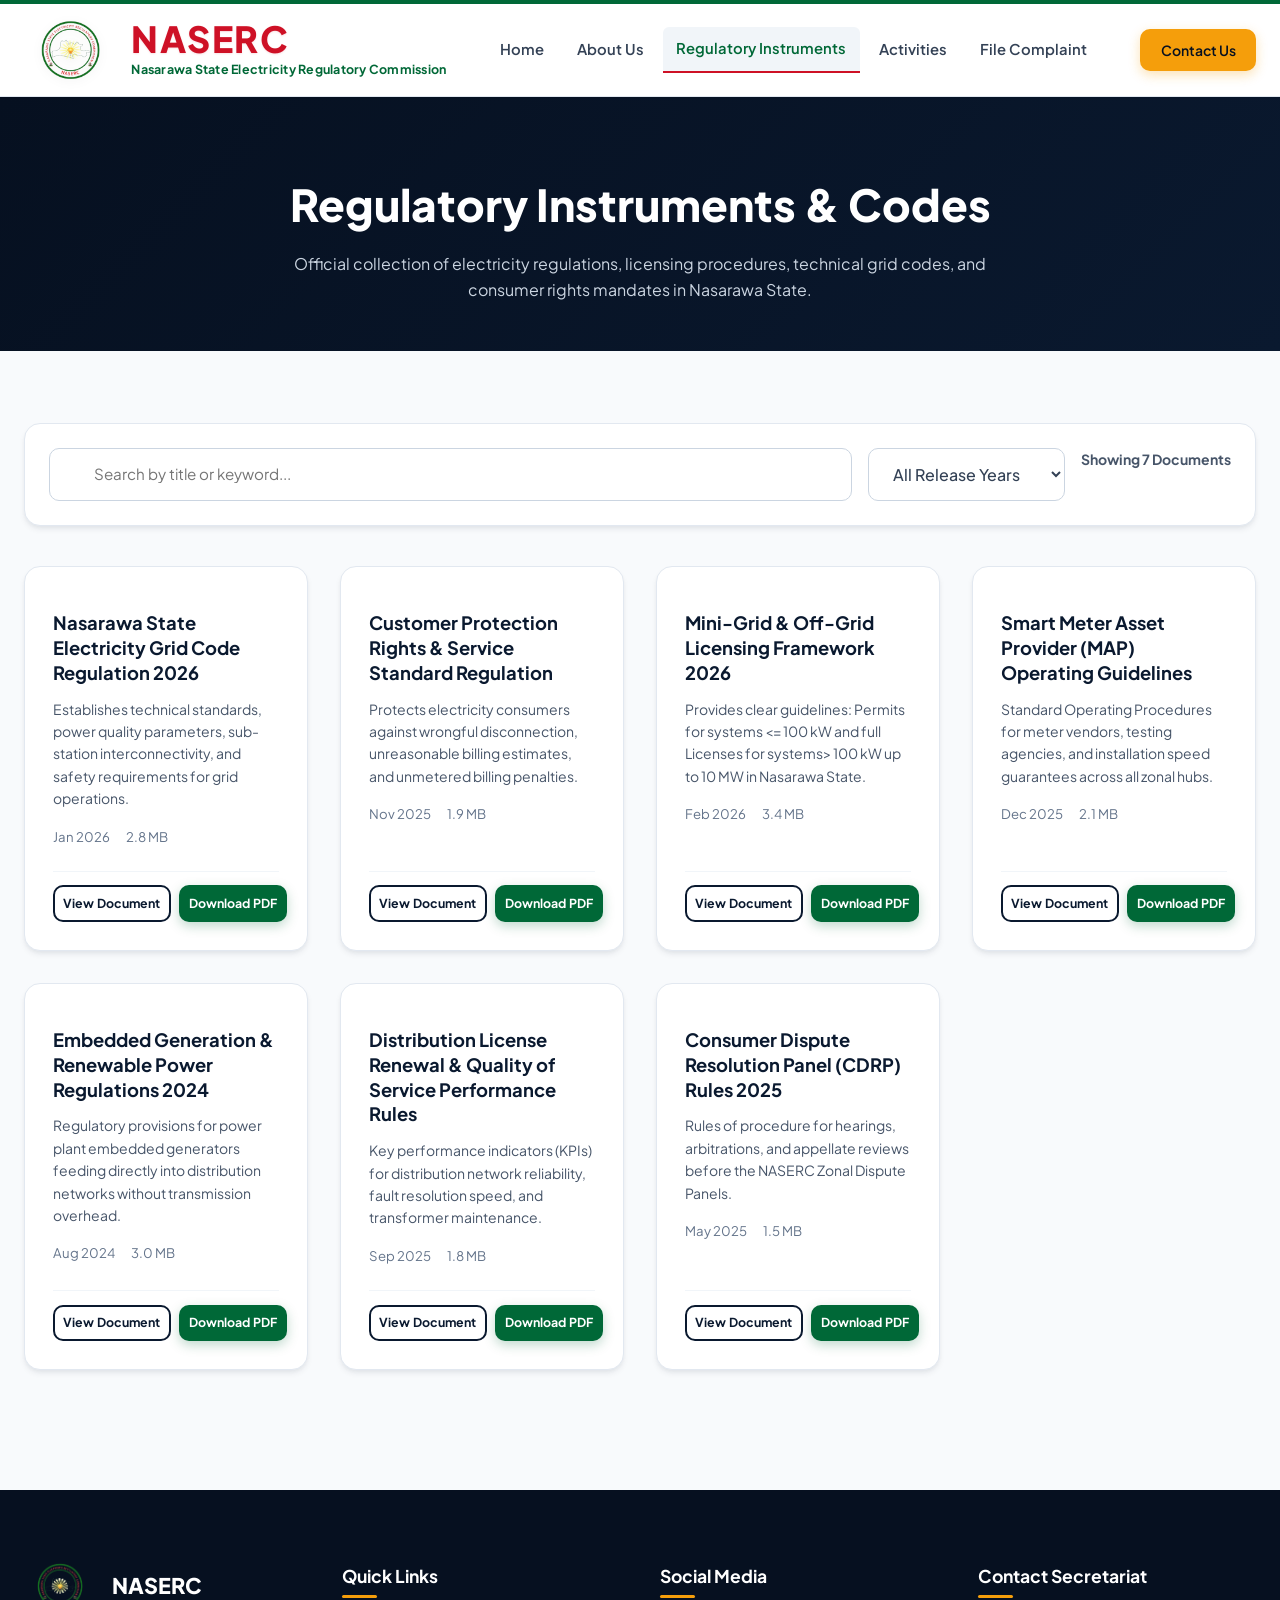
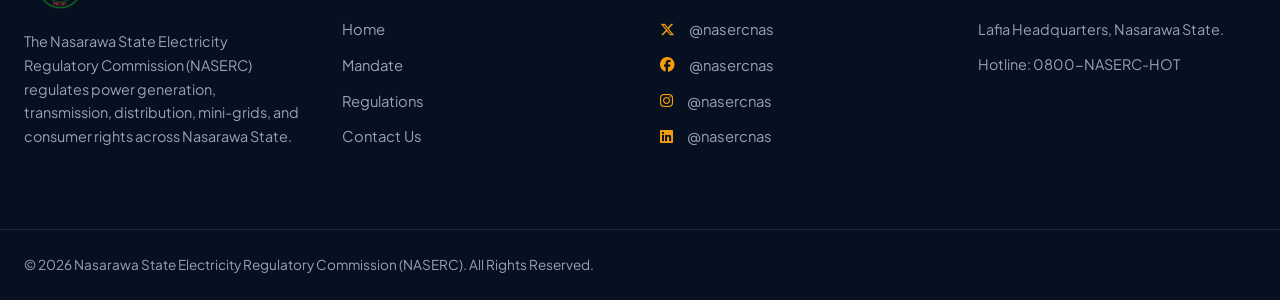
<file: regulations.html>
<!DOCTYPE html>
<html lang="en">

<head>
  <meta charset="UTF-8">
  <meta name="viewport" content="width=device-width, initial-scale=1.0">
  <title>Regulatory Instruments | Nasarawa State Electricity Regulatory Commission (NASERC)</title>
  <meta name="description"
    content="Search and download statutory electricity regulations, licenses, grid codes, and operational guidelines issued by NASERC.">

  <!-- Favicon -->
  <link rel="icon" href="assets/images/logo.png" type="image/png">

  <!-- Google Fonts -->
  <link rel="preconnect" href="https://fonts.googleapis.com">
  <link rel="preconnect" href="https://fonts.gstatic.com" crossorigin>
  <link
    href="https://fonts.googleapis.com/css2?family=Inter:wght@400;500;600;700&family=Plus+Jakarta+Sans:wght@400;500;600;700;800&display=swap"
    rel="stylesheet">

  <!-- Font Awesome Icons -->
  <link rel="stylesheet" href="https://cdnjs.cloudflare.com/ajax/libs/font-awesome/6.5.1/css/all.min.css">

  <!-- Core Stylesheet -->
  <link rel="stylesheet" href="css/styles.css">
</head>

<body>

  <!-- Header Navigation -->
  <header class="main-header">
    <div class="container header-inner">
      <div class="brand-wrapper">
        <a href="index.html" class="brand-logo-link">
          <div class="logo-badge-container">
            <img src="assets/images/logo.png" alt="NASERC Logo" class="logo-img">
          </div>
          <div class="brand-text">
            <span class="brand-acronym">NASERC</span>
            <span class="brand-tagline">Nasarawa State Electricity Regulatory Commission</span>
          </div>
        </a>
      </div>

      <nav class="main-nav" aria-label="Main Navigation">
        <ul class="nav-list">
          <li class="nav-item"><a href="index.html" class="nav-link">Home</a></li>
          <li class="nav-item">
            <a href="about.html" class="nav-link">About Us</a>
            <ul class="dropdown-menu">
              <li><a href="about.html#mandate" class="dropdown-item">Statutory Mandate</a></li>
              <li><a href="about.html#vision" class="dropdown-item">Vision & Mission</a></li>
              <li><a href="about.html#governance" class="dropdown-item">Governance & Leadership</a></li>
            </ul>
          </li>
          <li class="nav-item active">
            <a href="regulations.html" class="nav-link">Regulatory Instruments</a>
            <ul class="dropdown-menu">
              <li><a href="regulations.html?category=regulations" class="dropdown-item">Electricity Regulations</a></li>
              <li><a href="regulations.html?category=licenses" class="dropdown-item">Licenses & Permits</a></li>
            </ul>
          </li>
          <li class="nav-item"><a href="activities.html" class="nav-link">Activities</a></li>
          <li class="nav-item"><a href="forms.html?tab=complaint" class="nav-link">File Complaint</a></li>
        </ul>
      </nav>

      <div class="header-actions">
        <a href="contact.html" class="btn btn-accent btn-sm">Contact Us</a>
        <button class="mobile-nav-toggle" id="mobileNavToggle" aria-label="Toggle Menu"><i
            class="fas fa-bars"></i></button>
      </div>
    </div>
  </header>

  <!-- Page Banner -->
  <section
    style="background: linear-gradient(135deg, var(--primary-navy-dark) 0%, var(--primary-navy) 100%); color: var(--white); padding: 4rem 0 3rem 0;">
    <div class="container text-center">
      <!-- <span class="section-badge gold">Legal Repository</span> -->
      <h1 style="font-family: var(--font-heading); font-size: 2.75rem; font-weight: 800; margin-top: 0.5rem;">Regulatory
        Instruments & Codes</h1>
      <p style="color: var(--slate-300); max-width: 700px; margin: 0.75rem auto 0 auto;">Official collection of
        electricity regulations, licensing procedures, technical grid codes, and consumer rights mandates in Nasarawa
        State.</p>
    </div>
  </section>

  <!-- Filter & Document Library Section -->
  <section class="section-padding" style="background: var(--slate-50);">
    <div class="container">

      <!-- Interactive Search & Filter Suite -->
      <div class="filter-bar">
        <div class="filter-top-row">
          <div class="search-input-group">
            <input type="text" id="regSearchInput" placeholder="Search by title or keyword...">
          </div>
          <select class="filter-select" id="regYearSelect">
            <option value="all">All Release Years</option>
            <option value="2026">2026 Regulations</option>
            <option value="2025">2025 Regulations</option>
            <option value="2024">2024 Regulations</option>
          </select>
          <div style="font-size: 0.875rem; font-weight: 700; color: var(--slate-600);" id="resultCount">Showing 7
            Documents</div>
        </div>
      </div>

      <!-- No Results Container -->
      <div id="noResultsMessage"
        style="display: none; text-align: center; padding: 4rem 2rem; background: var(--white); border-radius: var(--radius-xl); border: 1px solid var(--slate-200);">
        <h3 style="font-family: var(--font-heading); color: var(--primary-navy);">No Regulatory Documents Found</h3>
        <p style="color: var(--slate-600);">Try searching for a different keyword or resetting your filter options.</p>
      </div>

      <!-- Documents Grid View -->
      <div class="services-grid" id="documentsGrid">

        <!-- Doc 1 -->
        <div class="doc-card doc-item-card" data-title="Nasarawa State Electricity Grid Code Regulation 2026"
          data-code="NAS-REG-01" data-category="regulations" data-year="2026">
          <div class="doc-header"></div>
          <h3 class="doc-title">Nasarawa State Electricity Grid Code Regulation 2026</h3>
          <p style="font-size: 0.875rem; color: var(--slate-600); margin-bottom: 1rem;">Establishes technical standards,
            power quality parameters, sub-station interconnectivity, and safety requirements for grid operations.</p>
          <div class="doc-meta">
            <span>Jan 2026</span>
            <span>2.8 MB</span>
          </div>
          <div class="doc-footer">
            <button class="btn btn-sm btn-outline view-doc-btn"
              data-doc-title="Nasarawa State Electricity Grid Code Regulation 2026"
              data-doc-desc="Establishes technical standards, power quality parameters, sub-station interconnectivity, and safety requirements for grid operations.">View
              Document</button>
            <button class="btn btn-sm btn-primary download-doc-btn"
              data-doc-title="Nasarawa State Electricity Grid Code Regulation 2026">Download PDF</button>
          </div>
        </div>

        <!-- Doc 2 -->
        <div class="doc-card doc-item-card" data-title="Customer Protection Rights & Service Standard Regulation"
          data-code="NAS-REG-02" data-category="regulations" data-year="2025">
          <div class="doc-header"></div>
          <h3 class="doc-title">Customer Protection Rights & Service Standard Regulation</h3>
          <p style="font-size: 0.875rem; color: var(--slate-600); margin-bottom: 1rem;">Protects electricity consumers
            against wrongful disconnection, unreasonable billing estimates, and unmetered billing penalties.</p>
          <div class="doc-meta">
            <span>Nov 2025</span>
            <span>1.9 MB</span>
          </div>
          <div class="doc-footer">
            <button class="btn btn-sm btn-outline view-doc-btn"
              data-doc-title="Customer Protection Rights & Service Standard Regulation"
              data-doc-desc="Protects electricity consumers against wrongful disconnection, unreasonable billing estimates, and unmetered billing penalties.">View
              Document</button>
            <button class="btn btn-sm btn-primary download-doc-btn"
              data-doc-title="Customer Protection Rights & Service Standard Regulation">Download PDF</button>
          </div>
        </div>

        <!-- Doc 3 -->
        <div class="doc-card doc-item-card"
          data-title="Mini-Grid & Off-Grid Licensing Framework 2026 (100 kW Threshold Rules)" data-code="NAS-LIC-04"
          data-category="licenses" data-year="2026">
          <div class="doc-header"></div>
          <h3 class="doc-title">Mini-Grid & Off-Grid Licensing Framework 2026</h3>
          <p style="font-size: 0.875rem; color: var(--slate-600); margin-bottom: 1rem;">Provides clear guidelines:
            Permits for systems <= 100 kW and full Licenses for systems> 100 kW up to 10 MW in Nasarawa State.</p>
          <div class="doc-meta">
            <span>Feb 2026</span>
            <span>3.4 MB</span>
          </div>
          <div class="doc-footer">
            <button class="btn btn-sm btn-outline view-doc-btn"
              data-doc-title="Mini-Grid & Off-Grid Licensing Framework 2026"
              data-doc-desc="Provides clear guidelines: Permits for systems <= 100 kW and full Licenses for systems > 100 kW up to 10 MW in Nasarawa State.">View
              Document</button>
            <button class="btn btn-sm btn-primary download-doc-btn"
              data-doc-title="Mini-Grid & Off-Grid Licensing Framework 2026">Download PDF</button>
          </div>
        </div>

        <!-- Doc 4 -->
        <div class="doc-card doc-item-card" data-title="Smart Meter Asset Provider (MAP) Operating Guidelines"
          data-code="NAS-MAP-03" data-category="guidelines" data-year="2025">
          <div class="doc-header"></div>
          <h3 class="doc-title">Smart Meter Asset Provider (MAP) Operating Guidelines</h3>
          <p style="font-size: 0.875rem; color: var(--slate-600); margin-bottom: 1rem;">Standard Operating Procedures
            for meter vendors, testing agencies, and installation speed guarantees across all zonal hubs.</p>
          <div class="doc-meta">
            <span>Dec 2025</span>
            <span>2.1 MB</span>
          </div>
          <div class="doc-footer">
            <button class="btn btn-sm btn-outline view-doc-btn"
              data-doc-title="Smart Meter Asset Provider (MAP) Operating Guidelines"
              data-doc-desc="Standard Operating Procedures for meter vendors, testing agencies, and installation speed guarantees across all zonal hubs.">View
              Document</button>
            <button class="btn btn-sm btn-primary download-doc-btn"
              data-doc-title="Smart Meter Asset Provider (MAP) Operating Guidelines">Download PDF</button>
          </div>
        </div>

        <!-- Doc 5 -->
        <div class="doc-card doc-item-card" data-title="Embedded Generation & Renewable Power Regulations 2024"
          data-code="NAS-REG-03" data-category="regulations" data-year="2024">
          <div class="doc-header"></div>
          <h3 class="doc-title">Embedded Generation & Renewable Power Regulations 2024</h3>
          <p style="font-size: 0.875rem; color: var(--slate-600); margin-bottom: 1rem;">Regulatory provisions for power
            plant embedded generators feeding directly into distribution networks without transmission overhead.</p>
          <div class="doc-meta">
            <span>Aug 2024</span>
            <span>3.0 MB</span>
          </div>
          <div class="doc-footer">
            <button class="btn btn-sm btn-outline view-doc-btn"
              data-doc-title="Embedded Generation & Renewable Power Regulations 2024"
              data-doc-desc="Regulatory provisions for power plant embedded generators feeding directly into distribution networks without transmission overhead.">View
              Document</button>
            <button class="btn btn-sm btn-primary download-doc-btn"
              data-doc-title="Embedded Generation & Renewable Power Regulations 2024">Download PDF</button>
          </div>
        </div>

        <!-- Doc 6 -->
        <div class="doc-card doc-item-card"
          data-title="Distribution License Renewal & Quality of Service Performance Rules" data-code="NAS-LIC-02"
          data-category="licenses" data-year="2025">
          <div class="doc-header"></div>
          <h3 class="doc-title">Distribution License Renewal & Quality of Service Performance Rules</h3>
          <p style="font-size: 0.875rem; color: var(--slate-600); margin-bottom: 1rem;">Key performance indicators
            (KPIs) for distribution network reliability, fault resolution speed, and transformer maintenance.</p>
          <div class="doc-meta">
            <span>Sep 2025</span>
            <span>1.8 MB</span>
          </div>
          <div class="doc-footer">
            <button class="btn btn-sm btn-outline view-doc-btn"
              data-doc-title="Distribution License Renewal & Performance Rules"
              data-doc-desc="Key performance indicators (KPIs) for distribution network reliability, fault resolution speed, and transformer maintenance.">View
              Document</button>
            <button class="btn btn-sm btn-primary download-doc-btn"
              data-doc-title="Distribution License Renewal & Performance Rules">Download PDF</button>
          </div>
        </div>

        <!-- Doc 7 -->
        <div class="doc-card doc-item-card" data-title="Consumer Dispute Resolution Panel (CDRP) Rules 2025"
          data-code="NAS-GUI-01" data-category="guidelines" data-year="2025">
          <div class="doc-header"></div>
          <h3 class="doc-title">Consumer Dispute Resolution Panel (CDRP) Rules 2025</h3>
          <p style="font-size: 0.875rem; color: var(--slate-600); margin-bottom: 1rem;">Rules of procedure for hearings,
            arbitrations, and appellate reviews before the NASERC Zonal Dispute Panels.</p>
          <div class="doc-meta">
            <span>May 2025</span>
            <span>1.5 MB</span>
          </div>
          <div class="doc-footer">
            <button class="btn btn-sm btn-outline view-doc-btn"
              data-doc-title="Consumer Dispute Resolution Panel (CDRP) Rules 2025"
              data-doc-desc="Rules of procedure for hearings, arbitrations, and appellate reviews before the NASERC Zonal Dispute Panels.">View
              Document</button>
            <button class="btn btn-sm btn-primary download-doc-btn"
              data-doc-title="Consumer Dispute Resolution Panel (CDRP) Rules 2025">Download PDF</button>
          </div>
        </div>

      </div>
    </div>
  </section>

  <!-- Global Footer -->
  <footer class="main-footer">
    <div class="footer-top">
      <div class="container">
        <div class="footer-grid">
          <div class="footer-brand-col">
            <div class="footer-logo-row">
              <img src="assets/images/logo.png" alt="NASERC Logo" class="footer-logo">
              <span
                style="font-family: var(--font-heading); font-weight: 800; font-size: 1.35rem; color: var(--white);">NASERC</span>
            </div>
            <p class="footer-desc">
              The Nasarawa State Electricity Regulatory Commission (NASERC) regulates power generation, transmission,
              distribution,
              mini-grids, and consumer rights across Nasarawa State.
            </p>
          </div>
          <div>
            <h4 class="footer-heading">Quick Links</h4>
            <ul class="footer-links">
              <li><a href="index.html" class="footer-link">Home</a></li>
              <li><a href="about.html" class="footer-link">Mandate</a></li>
              <li><a href="regulations.html" class="footer-link">Regulations</a></li>
              <li><a href="contact.html" class="footer-link">Contact Us</a></li>
            </ul>
          </div>
          <div>
            <h4 class="footer-heading">Social Media</h4>
            <ul class="footer-links">
              <li><a href="https://x.com/nasercnas" target="_blank" rel="noopener" class="footer-link"><i
                    class="fab fa-x-twitter" style="margin-right: 0.4rem; color: var(--accent-gold);"></i>@nasercnas</a>
              </li>
              <li><a href="https://facebook.com/nasercnas" target="_blank" rel="noopener" class="footer-link"><i
                    class="fab fa-facebook" style="margin-right: 0.4rem; color: var(--accent-gold);"></i>@nasercnas</a>
              </li>
              <li><a href="https://instagram.com/nasercnas" target="_blank" rel="noopener" class="footer-link"><i
                    class="fab fa-instagram" style="margin-right: 0.4rem; color: var(--accent-gold);"></i>@nasercnas</a>
              </li>
              <li><a href="https://linkedin.com/company/nasercnas" target="_blank" rel="noopener" class="footer-link"><i
                    class="fab fa-linkedin" style="margin-right: 0.4rem; color: var(--accent-gold);"></i>@nasercnas</a>
              </li>
            </ul>
          </div>
          <div>
            <h4 class="footer-heading">Contact Secretariat</h4>
            <ul class="footer-links">
              <li style="color: var(--slate-400); font-size: 0.9rem;">Lafia Headquarters, Nasarawa State.</li>
              <li style="color: var(--slate-400); font-size: 0.9rem;">Hotline: 0800-NASERC-HOT</li>
            </ul>
          </div>
        </div>
      </div>
    </div>
    <div class="footer-bottom">
      <div class="container footer-bottom-content">
        <div>&copy; 2026 Nasarawa State Electricity Regulatory Commission (NASERC). All Rights Reserved.</div>
      </div>
    </div>
  </footer>

  <script src="js/main.js"></script>
  <script src="js/filters.js"></script>
  <script src="js/modals.js"></script>
</body>

</html>
</file>
<file: css/styles.css>
/* ==========================================================================
   Nasarawa State Electricity Regulatory Commission (NASERC)
   Official Web Portal - Stylesheet & Design System
   ========================================================================== */

/* --------------------------------------------------------------------------
   1. Design System & CSS Variables
   -------------------------------------------------------------------------- */
:root {
  /* Brand Colors - Derived directly from Official Seal Logo (Green, Red & Yellow) */
  --primary-green: #006837;          /* Forest Green from logo seal ring */
  --primary-green-light: #0d8a4d;
  --primary-green-dark: #004d28;
  
  --primary-red: #ce1126;            /* Official Crimson Red from logo text & NASERC acronym */
  --primary-red-hover: #b00d1e;
  --primary-red-dark: #8a0917;
  --primary-red-light: #f87171;
  --primary-red-bg: #fef2f2;
  
  --accent-gold: #f59e0b;            /* Solar Yellow/Gold from central lightbulb rays */
  --accent-gold-hover: #d97706;
  --accent-gold-light: #fef3c7;
  --accent-yellow: #f59e0b;
  
  --primary-navy: #0a192f;           /* Civic Navy for contrast & structural balance */
  --primary-navy-dark: #061020;
  --primary-navy-light: #162e4a;
  
  /* Neutral Colors */
  --slate-900: #0f172a;
  --slate-800: #1e293b;
  --slate-700: #334155;
  --slate-600: #475569;
  --slate-500: #64748b;
  --slate-400: #94a3b8;
  --slate-300: #cbd5e1;
  --slate-200: #e2e8f0;
  --slate-100: #f1f5f9;
  --slate-50: #f8fafc;
  --white: #ffffff;

  /* State & Alert Colors */
  --success: #10b981;
  --success-bg: #ecfdf5;
  --warning: #f59e0b;
  --warning-bg: #fffbeb;
  --danger: #ef4444;
  --danger-bg: #fef2f2;
  --info: #3b82f6;
  --info-bg: #eff6ff;

  /* Typography */
  --font-main: 'Plus Jakarta Sans', 'Inter', -apple-system, BlinkMacSystemFont, 'Segoe UI', Roboto, sans-serif;
  --font-heading: 'Plus Jakarta Sans', 'Inter', sans-serif;

  /* Shadows */
  --shadow-sm: 0 1px 2px 0 rgba(0, 0, 0, 0.05);
  --shadow-md: 0 4px 6px -1px rgba(10, 25, 47, 0.08), 0 2px 4px -1px rgba(10, 25, 47, 0.04);
  --shadow-lg: 0 10px 15px -3px rgba(10, 25, 47, 0.1), 0 4px 6px -2px rgba(10, 25, 47, 0.05);
  --shadow-xl: 0 20px 25px -5px rgba(10, 25, 47, 0.12), 0 10px 10px -5px rgba(10, 25, 47, 0.04);

  /* Borders & Radius */
  --radius-sm: 6px;
  --radius-md: 10px;
  --radius-lg: 16px;
  --radius-xl: 24px;
  --radius-full: 9999px;

  /* Transitions */
  --transition-fast: 0.15s ease;
  --transition-normal: 0.3s cubic-bezier(0.4, 0, 0.2, 1);
  --transition-slow: 0.5s cubic-bezier(0.4, 0, 0.2, 1);

  /* Layout */
  --max-width: 1280px;
  --header-height: 80px;
}

/* High Contrast Mode */
.high-contrast {
  --primary-navy: #000000;
  --primary-navy-dark: #000000;
  --primary-green: #004d28;
  --slate-900: #000000;
  --slate-800: #111111;
  --slate-700: #222222;
  --slate-50: #ffffff;
  --white: #ffffff;
}

/* --------------------------------------------------------------------------
   2. Reset & Core Styling
   -------------------------------------------------------------------------- */
*, *::before, *::after {
  box-sizing: border-box;
  margin: 0;
  padding: 0;
}

html {
  font-size: 16px;
  scroll-behavior: smooth;
  height: 100%;
}

body {
  font-family: var(--font-main);
  background-color: var(--slate-50);
  color: var(--slate-800);
  line-height: 1.6;
  -webkit-font-smoothing: antialiased;
  -moz-osx-font-smoothing: grayscale;
  display: flex;
  flex-direction: column;
  min-height: 100vh;
}

main { flex: 1; }

a {
  color: inherit;
  text-decoration: none;
  transition: color var(--transition-fast);
}

button, input, select, textarea { font: inherit; }

img, svg {
  display: block;
  max-width: 100%;
  height: auto;
}

ul, ol { list-style: none; }

/* --------------------------------------------------------------------------
   3. Container & Layout Utilities
   -------------------------------------------------------------------------- */
.container {
  width: 100%;
  max-width: var(--max-width);
  margin-left: auto;
  margin-right: auto;
  padding-left: 1.5rem;
  padding-right: 1.5rem;
}

.section-padding {
  padding-top: 4.5rem;
  padding-bottom: 4.5rem;
}

@media (max-width: 768px) {
  .section-padding {
    padding-top: 3rem;
    padding-bottom: 3rem;
  }
}

.text-center { text-align: center; }
.text-left { text-align: left; }
.text-right { text-align: right; }

.section-header {
  margin-bottom: 3rem;
}

.section-badge {
  display: inline-flex;
  align-items: center;
  gap: 0.5rem;
  padding: 0.35rem 1rem;
  background-color: rgba(0, 104, 55, 0.1);
  color: var(--primary-green);
  border: 1px solid rgba(0, 104, 55, 0.2);
  border-radius: var(--radius-full);
  font-size: 0.85rem;
  font-weight: 600;
  letter-spacing: 0.04em;
  text-transform: uppercase;
  margin-bottom: 1rem;
}

.section-badge.red {
  background-color: var(--primary-red-bg);
  color: var(--primary-red);
  border-color: rgba(206, 17, 38, 0.25);
}

.section-badge.gold {
  background-color: var(--accent-gold-light);
  color: var(--accent-gold-hover);
  border-color: rgba(245, 158, 11, 0.3);
}

.section-title {
  font-family: var(--font-heading);
  font-size: 2.25rem;
  font-weight: 800;
  color: var(--primary-navy);
  line-height: 1.25;
  letter-spacing: -0.02em;
}

@media (min-width: 768px) {
  .section-title { font-size: 2.5rem; }
}

@media (max-width: 480px) {
  .section-title { font-size: 1.75rem; }
}

.section-subtitle {
  font-size: 1.05rem;
  color: var(--slate-600);
  max-width: 700px;
  margin-top: 0.75rem;
  margin-left: auto;
  margin-right: auto;
}

/* Buttons */
.btn {
  display: inline-flex;
  align-items: center;
  justify-content: center;
  gap: 0.6rem;
  padding: 0.85rem 1.75rem;
  font-size: 0.95rem;
  font-weight: 600;
  border-radius: var(--radius-md);
  border: 2px solid transparent;
  cursor: pointer;
  transition: all var(--transition-normal);
  white-space: nowrap;
}

.btn-primary {
  background-color: var(--primary-green);
  color: var(--white);
  box-shadow: 0 4px 12px rgba(0, 104, 55, 0.25);
}

.btn-primary:hover {
  background-color: var(--primary-green-dark);
  transform: translateY(-2px);
  box-shadow: 0 6px 16px rgba(0, 104, 55, 0.35);
}

.btn-accent {
  background-color: var(--accent-gold);
  color: var(--primary-navy-dark);
  box-shadow: 0 4px 12px rgba(245, 158, 11, 0.3);
}

.btn-accent:hover {
  background-color: var(--accent-gold-hover);
  color: var(--white);
  transform: translateY(-2px);
}

.btn-red {
  background-color: var(--primary-red);
  color: var(--white);
  box-shadow: 0 4px 12px rgba(206, 17, 38, 0.25);
}

.btn-red:hover {
  background-color: var(--primary-red-hover);
  color: var(--white);
  transform: translateY(-2px);
  box-shadow: 0 6px 16px rgba(206, 17, 38, 0.35);
}

.btn-outline-red {
  background-color: transparent;
  border-color: var(--primary-red);
  color: var(--primary-red);
}

.btn-outline-red:hover {
  background-color: var(--primary-red);
  color: var(--white);
  transform: translateY(-2px);
}

.btn-navy {
  background-color: var(--primary-navy);
  color: var(--white);
}

.btn-navy:hover {
  background-color: var(--primary-navy-light);
  transform: translateY(-2px);
}

.btn-outline {
  background-color: transparent;
  border-color: var(--primary-navy);
  color: var(--primary-navy);
}

.btn-outline:hover {
  background-color: var(--primary-navy);
  color: var(--white);
  transform: translateY(-2px);
}

.btn-outline-white {
  background-color: transparent;
  border-color: rgba(255, 255, 255, 0.6);
  color: var(--white);
}

.btn-outline-white:hover {
  background-color: var(--white);
  color: var(--primary-navy);
  transform: translateY(-2px);
}

.btn-sm {
  padding: 0.5rem 1.15rem;
  font-size: 0.875rem;
}

.btn-lg {
  padding: 1.1rem 2.25rem;
  font-size: 1.05rem;
  border-radius: var(--radius-lg);
}

@media (max-width: 480px) {
  .hero-actions .btn,
  .form-card .btn-lg {
    width: 100%;
    white-space: normal;
  }
}

/* --------------------------------------------------------------------------
   4. Global Header & Top Bar Navigation
   -------------------------------------------------------------------------- */
.top-bar {
  background-color: var(--primary-navy-dark);
  color: var(--slate-300);
  font-size: 0.825rem;
  padding: 0.5rem 0;
  border-bottom: 1px solid rgba(255, 255, 255, 0.1);
}

.top-bar-content {
  display: flex;
  justify-content: space-between;
  align-items: center;
  flex-wrap: wrap;
  gap: 1rem;
}

.top-bar-info {
  display: flex;
  align-items: center;
  gap: 1.5rem;
  flex-wrap: wrap;
}

.top-bar-item {
  display: flex;
  align-items: center;
  gap: 0.4rem;
}

.top-bar-item i {
  color: var(--accent-gold);
}

.hotline-badge {
  background-color: rgba(245, 158, 11, 0.15);
  color: var(--accent-gold);
  padding: 0.15rem 0.6rem;
  border-radius: var(--radius-full);
  font-weight: 700;
  border: 1px solid rgba(245, 158, 11, 0.3);
}

.top-bar-tools {
  display: flex;
  align-items: center;
  gap: 1.25rem;
}

.quick-search-form {
  position: relative;
  width: 220px;
}

.quick-search-input {
  width: 100%;
  padding: 0.35rem 0.75rem 0.35rem 2rem;
  background: rgba(255, 255, 255, 0.1);
  border: 1px solid rgba(255, 255, 255, 0.2);
  border-radius: var(--radius-full);
  color: var(--white);
  font-size: 0.8rem;
  transition: all var(--transition-fast);
}

.quick-search-input:focus {
  outline: none;
  background: rgba(255, 255, 255, 0.2);
  border-color: var(--accent-gold);
  width: 260px;
}

.quick-search-icon {
  position: absolute;
  left: 0.75rem;
  top: 50%;
  transform: translateY(-50%);
  color: var(--slate-400);
  font-size: 0.85rem;
}

.top-bar-links {
  display: flex;
  align-items: center;
  gap: 0.75rem;
}

.top-bar-link {
  color: var(--slate-300);
  transition: color var(--transition-fast);
}

.top-bar-link:hover { color: var(--white); }

/* Main Navbar */
.main-header {
  position: sticky;
  top: 0;
  z-index: 1000;
  background-color: rgba(255, 255, 255, 0.98);
  backdrop-filter: blur(12px);
  -webkit-backdrop-filter: blur(12px);
  border-bottom: 1px solid var(--slate-200);
  box-shadow: var(--shadow-sm);
  transition: all var(--transition-normal);
  border-top: 4px solid var(--primary-green);
}

.header-inner {
  display: flex;
  align-items: center;
  justify-content: space-between;
  height: 92px;
}

.brand-wrapper {
  display: flex;
  align-items: center;
  gap: 1rem;
}

.brand-logo-link {
  display: flex;
  align-items: center;
  gap: 0.9rem;
  text-decoration: none;
  transition: transform var(--transition-fast);
}

.brand-logo-link:hover {
  transform: translateY(-1px);
}

.logo-badge-container {
  display: flex;
  align-items: center;
  gap: 0.75rem;
}

.logo-img {
  height: 62px;
  width: auto;
  object-fit: contain;
  filter: drop-shadow(0 2px 5px rgba(0, 0, 0, 0.08));
  transition: transform var(--transition-fast);
}

.brand-logo-link:hover .logo-img {
  transform: scale(1.03);
}

.state-coat-img {
  height: 48px;
  width: auto;
  object-fit: contain;
}

.brand-text {
  display: flex;
  flex-direction: column;
  justify-content: center;
}

.brand-acronym {
  font-family: var(--font-heading);
  font-weight: 900;
  font-size: 2.25rem;
  color: var(--primary-red);
  line-height: 1;
  letter-spacing: 0.04em;
  text-transform: uppercase;
  text-shadow: 0 1px 2px rgba(206, 17, 38, 0.12);
}

.brand-tagline {
  font-size: 0.78rem;
  color: var(--primary-green);
  font-weight: 700;
  letter-spacing: 0.02em;
  margin-top: 3px;
}

@media (max-width: 768px) {
  .brand-acronym { font-size: 1.75rem; }
  .logo-img { height: 50px; }
  .header-inner { height: 80px; }
}

@media (max-width: 480px) {
  .brand-tagline { display: none; }
  .brand-acronym { font-size: 1.45rem; }
  .logo-img { height: 44px; }
}

/* Navigation Links */
.main-nav {
  display: flex;
  align-items: center;
  gap: 0.25rem;
}

.nav-list {
  display: flex;
  align-items: center;
  gap: 0.35rem;
}

.nav-item {
  position: relative;
}

.nav-link {
  display: flex;
  align-items: center;
  gap: 0.35rem;
  padding: 0.65rem 0.85rem;
  font-size: 0.925rem;
  font-weight: 600;
  color: var(--slate-700);
  border-radius: var(--radius-sm);
  transition: all var(--transition-fast);
}

.nav-link:hover, .nav-item.active .nav-link {
  color: var(--primary-green);
  background-color: var(--slate-100);
}

.nav-item.active .nav-link {
  border-bottom: 2px solid var(--primary-red);
  border-bottom-left-radius: 0;
  border-bottom-right-radius: 0;
}

.nav-link i.arrow {
  font-size: 0.75rem;
  transition: transform var(--transition-fast);
}

.nav-item:hover .nav-link i.arrow {
  transform: rotate(180deg);
}

/* Dropdown Menu */
.dropdown-menu {
  position: absolute;
  top: 100%;
  left: 0;
  min-width: 250px;
  background-color: var(--white);
  border-radius: var(--radius-md);
  box-shadow: var(--shadow-xl);
  border: 1px solid var(--slate-200);
  padding: 0.6rem 0;
  opacity: 0;
  visibility: hidden;
  transform: translateY(10px);
  transition: all var(--transition-normal);
  z-index: 1100;
}

.nav-item:hover .dropdown-menu {
  opacity: 1;
  visibility: visible;
  transform: translateY(0);
}

.dropdown-item {
  display: flex;
  align-items: center;
  gap: 0.75rem;
  padding: 0.65rem 1.25rem;
  font-size: 0.9rem;
  font-weight: 500;
  color: var(--slate-700);
  transition: all var(--transition-fast);
}

.dropdown-item:hover {
  background-color: var(--slate-100);
  color: var(--primary-green);
  padding-left: 1.5rem;
}

.dropdown-item i {
  color: var(--primary-green);
  font-size: 1rem;
}

/* Header Actions */
.header-actions {
  display: flex;
  align-items: center;
  gap: 1rem;
}

.mobile-nav-toggle {
  display: none;
  background: var(--slate-100);
  border: 1px solid var(--slate-200);
  border-radius: var(--radius-md);
  font-size: 1.25rem;
  color: var(--primary-navy);
  cursor: pointer;
  padding: 0.5rem 0.8rem;
  align-items: center;
  justify-content: center;
  transition: all var(--transition-fast);
}

.mobile-nav-toggle:hover {
  background-color: var(--primary-green);
  color: var(--white);
  border-color: var(--primary-green);
}

@media (max-width: 1024px) {
  .main-nav { display: none; }
  .mobile-nav-toggle { display: inline-flex; }
  .header-actions .btn { display: none; }
  .top-bar-info { font-size: 0.75rem; }
  .quick-search-form { display: none; }
}

/* Mobile Drawer Navigation */
.mobile-drawer {
  position: fixed;
  top: 0;
  right: -320px;
  width: 300px;
  height: 100vh;
  background-color: var(--white);
  z-index: 2000;
  box-shadow: var(--shadow-xl);
  transition: right var(--transition-normal);
  display: flex;
  flex-direction: column;
  overflow-y: auto;
}

.mobile-drawer.open { right: 0; }

.drawer-header {
  display: flex;
  align-items: center;
  justify-content: space-between;
  padding: 1.25rem 1.5rem;
  border-bottom: 1px solid var(--slate-200);
  background: var(--primary-navy-dark);
  color: var(--white);
}

.drawer-close {
  background: none;
  border: none;
  color: var(--white);
  font-size: 1.5rem;
  cursor: pointer;
}

.drawer-body {
  padding: 1.5rem;
  flex: 1;
}

.mobile-nav-list {
  display: flex;
  flex-direction: column;
  gap: 0.5rem;
}

.mobile-nav-item {
  border-bottom: 1px solid var(--slate-100);
}

.mobile-nav-link {
  display: flex;
  justify-content: space-between;
  align-items: center;
  padding: 0.85rem 0;
  font-weight: 600;
  color: var(--slate-800);
}

.mobile-submenu {
  display: none;
  padding-left: 1rem;
  padding-bottom: 0.5rem;
}

.mobile-submenu.open { display: block; }

.mobile-submenu-item {
  padding: 0.5rem 0;
  font-size: 0.9rem;
  color: var(--slate-600);
}

.drawer-backdrop {
  position: fixed;
  inset: 0;
  background: rgba(0, 0, 0, 0.5);
  z-index: 1999;
  opacity: 0;
  visibility: hidden;
  transition: opacity var(--transition-normal);
}

.drawer-backdrop.open {
  opacity: 1;
  visibility: visible;
}

/* --------------------------------------------------------------------------
   5. Hero Section (Slider & Overlay Controls)
   -------------------------------------------------------------------------- */
.hero-slider-section {
  position: relative;
  background-color: var(--primary-navy-dark);
  color: var(--white);
  overflow: hidden;
  min-height: 560px;
}

.hero-slider-container {
  position: relative;
  width: 100%;
  height: 560px;
}

@media (max-width: 768px) {
  .hero-slider-section, .hero-slider-container {
    min-height: 500px;
    height: 500px;
  }
}

.hero-slide {
  position: absolute;
  inset: 0;
  opacity: 0;
  visibility: hidden;
  transition: opacity 0.8s ease-in-out, transform 0.8s ease-in-out;
  transform: scale(1.03);
}

.hero-slide.active {
  opacity: 1;
  visibility: visible;
  transform: scale(1);
}

.hero-slide-bg {
  position: absolute;
  inset: 0;
  width: 100%;
  height: 100%;
  object-fit: cover;
  object-position: center;
}

.hero-slide-overlay {
  position: absolute;
  inset: 0;
  background: linear-gradient(90deg, 
    rgba(6, 16, 32, 0.94) 0%, 
    rgba(6, 16, 32, 0.78) 50%, 
    rgba(6, 16, 32, 0.45) 100%);
}

.hero-slide-content {
  position: relative;
  z-index: 10;
  height: 100%;
  display: flex;
  flex-direction: column;
  justify-content: center;
  max-width: 750px;
}

.hero-tag {
  display: inline-flex;
  align-items: center;
  gap: 0.5rem;
  padding: 0.4rem 1rem;
  background: rgba(245, 158, 11, 0.2);
  color: var(--accent-gold);
  border: 1px solid rgba(245, 158, 11, 0.4);
  border-radius: var(--radius-full);
  font-size: 0.85rem;
  font-weight: 700;
  margin-bottom: 1.25rem;
  width: fit-content;
}

.hero-title {
  font-family: var(--font-heading);
  font-size: 2.75rem;
  font-weight: 800;
  line-height: 1.15;
  letter-spacing: -0.02em;
  margin-bottom: 1.25rem;
}

@media (min-width: 768px) {
  .hero-title { font-size: 3.25rem; }
}

@media (max-width: 640px) {
  .hero-title { font-size: 2rem; }
}

.hero-description {
  font-size: 1.1rem;
  color: var(--slate-300);
  line-height: 1.6;
  margin-bottom: 2rem;
}

@media (max-width: 640px) {
  .hero-description { font-size: 0.95rem; margin-bottom: 1.5rem; }
}

.hero-actions {
  display: flex;
  gap: 1rem;
  flex-wrap: wrap;
}

/* Slider Controls */
.slider-arrow {
  position: absolute;
  top: 50%;
  transform: translateY(-50%);
  z-index: 20;
  width: 44px;
  height: 44px;
  border-radius: var(--radius-full);
  background: rgba(255, 255, 255, 0.15);
  backdrop-filter: blur(8px);
  border: 1px solid rgba(255, 255, 255, 0.3);
  color: var(--white);
  display: flex;
  align-items: center;
  justify-content: center;
  font-size: 1.1rem;
  cursor: pointer;
  transition: all var(--transition-fast);
}

.slider-arrow:hover {
  background: var(--primary-green);
  border-color: var(--primary-green);
  transform: translateY(-50%) scale(1.1);
}

.slider-arrow.prev { left: 1.5rem; }
.slider-arrow.next { right: 1.5rem; }

@media (max-width: 640px) {
  .slider-arrow { display: none; }
}

.slider-indicators {
  position: absolute;
  bottom: 2rem;
  left: 50%;
  transform: translateX(-50%);
  z-index: 20;
  display: flex;
  align-items: center;
  gap: 0.75rem;
}

.indicator-dot {
  width: 12px;
  height: 12px;
  border-radius: var(--radius-full);
  background: rgba(255, 255, 255, 0.4);
  border: none;
  cursor: pointer;
  transition: all var(--transition-normal);
}

.indicator-dot.active {
  width: 36px;
  background: var(--accent-gold);
  border-radius: 6px;
}

/* Live Ticker Bar */
.ticker-bar {
  background: var(--primary-navy);
  color: var(--white);
  padding: 0.75rem 0;
  border-bottom: 3px solid var(--primary-green);
}

.ticker-wrapper {
  display: flex;
  align-items: center;
  gap: 1rem;
  overflow: hidden;
}

.ticker-label {
  display: flex;
  align-items: center;
  gap: 0.4rem;
  background: var(--primary-green);
  color: var(--white);
  padding: 0.3rem 0.85rem;
  border-radius: var(--radius-sm);
  font-size: 0.8rem;
  font-weight: 700;
  text-transform: uppercase;
  white-space: nowrap;
  flex-shrink: 0;
}

.ticker-content {
  display: flex;
  white-space: nowrap;
  animation: marquee 30s linear infinite;
  font-size: 0.9rem;
  color: var(--slate-200);
}

.ticker-content:hover { animation-play-state: paused; }

.ticker-item {
  display: inline-flex;
  align-items: center;
  gap: 1.5rem;
  padding-right: 3rem;
}

.ticker-item::after {
  content: "•";
  color: var(--accent-gold);
}

@keyframes marquee {
  0% { transform: translateX(0); }
  100% { transform: translateX(-50%); }
}

/* --------------------------------------------------------------------------
   6. Executive Message Section
   -------------------------------------------------------------------------- */
.executive-section {
  background-color: var(--white);
  position: relative;
}

.executive-grid {
  display: grid;
  grid-template-columns: 1fr;
  gap: 3rem;
  align-items: center;
}

@media (min-width: 992px) {
  .executive-grid { grid-template-columns: 380px 1fr; }
}

.executive-card {
  position: relative;
  border-radius: var(--radius-xl);
  overflow: hidden;
  box-shadow: var(--shadow-xl);
  border: 4px solid var(--white);
}

.executive-img {
  width: 100%;
  height: 420px;
  object-fit: cover;
}

.executive-badge-overlay {
  position: absolute;
  bottom: 0;
  left: 0;
  right: 0;
  background: linear-gradient(0deg, rgba(10, 25, 47, 0.95) 0%, rgba(10, 25, 47, 0) 100%);
  padding: 2rem 1.5rem 1.25rem 1.5rem;
  color: var(--white);
}

.executive-name {
  font-family: var(--font-heading);
  font-size: 1.35rem;
  font-weight: 800;
  color: var(--white);
}

.executive-role {
  font-size: 0.875rem;
  color: var(--accent-gold);
  font-weight: 600;
}

.quote-box {
  position: relative;
  padding-left: 2rem;
  border-left: 4px solid var(--primary-green);
}

@media (max-width: 640px) {
  .quote-box { padding-left: 1rem; }
}

.quote-icon {
  font-size: 2.5rem;
  color: rgba(0, 104, 55, 0.2);
  margin-bottom: 0.5rem;
}

.executive-quote {
  font-size: 1.2rem;
  line-height: 1.7;
  color: var(--slate-700);
  font-style: italic;
  margin-bottom: 1.5rem;
}

/* --------------------------------------------------------------------------
   7. Regulatory Documents Carousel
   -------------------------------------------------------------------------- */
.docs-slider-section {
  background: var(--slate-100);
  position: relative;
}

.docs-slider-wrapper {
  position: relative;
  overflow: hidden;
  padding: 1rem 0 2rem 0;
}

.docs-track {
  display: flex;
  gap: 1.5rem;
  transition: transform 0.5s ease-in-out;
}

.doc-card {
  flex: 0 0 calc(33.333% - 1rem);
  min-width: 280px;
  background: var(--white);
  border-radius: var(--radius-lg);
  padding: 1.75rem;
  border: 1px solid var(--slate-200);
  box-shadow: var(--shadow-md);
  transition: all var(--transition-normal);
  display: flex;
  flex-direction: column;
  justify-content: space-between;
}

.doc-card:hover {
  transform: translateY(-5px);
  box-shadow: var(--shadow-xl);
  border-color: var(--primary-green);
}

.doc-header {
  display: flex;
  justify-content: space-between;
  align-items: flex-start;
  margin-bottom: 1rem;
}

.doc-icon {
  width: 48px;
  height: 48px;
  background: rgba(0, 104, 55, 0.1);
  color: var(--primary-green);
  border-radius: var(--radius-md);
  display: flex;
  align-items: center;
  justify-content: center;
  font-size: 1.35rem;
}

.doc-category-badge {
  font-size: 0.75rem;
  font-weight: 700;
  padding: 0.25rem 0.65rem;
  border-radius: var(--radius-full);
  background: var(--slate-100);
  color: var(--slate-700);
  text-transform: uppercase;
}

.doc-title {
  font-family: var(--font-heading);
  font-size: 1.15rem;
  font-weight: 700;
  color: var(--primary-navy);
  margin-bottom: 0.75rem;
  line-height: 1.35;
}

.doc-meta {
  display: flex;
  align-items: center;
  gap: 1rem;
  font-size: 0.825rem;
  color: var(--slate-500);
  margin-bottom: 1.5rem;
}

.doc-footer {
  display: flex;
  align-items: center;
  gap: 0.5rem;
  padding-top: 0.85rem;
  border-top: 1px solid var(--slate-100);
  margin-top: auto;
}

.doc-footer .btn {
  flex: 1 1 0%;
  padding: 0.4rem 0.5rem;
  font-size: 0.775rem;
  font-weight: 700;
  text-align: center;
  justify-content: center;
  white-space: nowrap;
  letter-spacing: 0.01em;
}

@media (max-width: 992px) {
  .doc-card { flex: 0 0 calc(50% - 0.75rem); }
}

@media (max-width: 640px) {
  .doc-card { flex: 0 0 100%; }
}

/* --------------------------------------------------------------------------
   8. Key Statistics / Impact Section
   -------------------------------------------------------------------------- */
.stats-section {
  background: linear-gradient(135deg, var(--primary-green-dark) 0%, var(--primary-green) 100%);
  color: var(--white);
  padding: 1.25rem 0;
  position: relative;
  overflow: hidden;
  border-bottom: 3px solid var(--accent-gold);
}

.stats-grid {
  display: grid;
  grid-template-columns: repeat(4, 1fr);
  gap: 1rem;
}

.stat-card {
  background: rgba(255, 255, 255, 0.12);
  backdrop-filter: blur(8px);
  border: 1px solid rgba(255, 255, 255, 0.22);
  border-radius: var(--radius-md);
  padding: 0.75rem 1rem;
  text-align: center;
  transition: all var(--transition-normal);
}

.stat-card:hover {
  transform: translateY(-2px);
  background: rgba(255, 255, 255, 0.2);
  border-color: var(--accent-gold);
}

.stat-icon {
  font-size: 1.5rem;
  color: var(--accent-gold);
  margin-bottom: 0.35rem;
}

.stat-number {
  font-family: var(--font-heading);
  font-size: 1.75rem;
  font-weight: 800;
  line-height: 1.1;
  color: var(--white);
  margin-bottom: 0.15rem;
  text-shadow: 0 1px 3px rgba(0, 0, 0, 0.2);
}

.stat-label {
  font-size: 0.8rem;
  color: rgba(255, 255, 255, 0.92);
  font-weight: 600;
  letter-spacing: 0.01em;
}

@media (max-width: 992px) {
  .stats-grid {
    grid-template-columns: repeat(2, 1fr);
    gap: 0.75rem;
  }
}

@media (max-width: 576px) {
  .stats-section {
    padding: 0.85rem 0;
  }
  .stats-grid {
    grid-template-columns: repeat(2, 1fr);
    gap: 0.5rem;
  }
  .stat-card {
    padding: 0.6rem 0.5rem;
  }
  .stat-number {
    font-size: 1.4rem;
  }
  .stat-label {
    font-size: 0.725rem;
    line-height: 1.25;
  }
}

/* --------------------------------------------------------------------------
   9. Quick Access Services & Licensee Verifier
   -------------------------------------------------------------------------- */
.quick-services-section { background-color: var(--white); }

.services-grid {
  display: grid;
  grid-template-columns: repeat(auto-fit, minmax(280px, 1fr));
  gap: 2rem;
  margin-bottom: 3rem;
}

.service-card {
  background: var(--slate-50);
  border-radius: var(--radius-lg);
  padding: 2rem;
  border: 1px solid var(--slate-200);
  transition: all var(--transition-normal);
  display: flex;
  flex-direction: column;
}

.service-card:hover {
  background: var(--white);
  box-shadow: var(--shadow-xl);
  border-color: var(--primary-green);
  transform: translateY(-4px);
}

.service-icon-box {
  width: 56px;
  height: 56px;
  border-radius: var(--radius-md);
  background: var(--primary-green);
  color: var(--white);
  display: flex;
  align-items: center;
  justify-content: center;
  font-size: 1.5rem;
  margin-bottom: 1.25rem;
}

.service-card.gold .service-icon-box {
  background: var(--accent-gold);
  color: var(--primary-navy);
}

.service-title {
  font-family: var(--font-heading);
  font-size: 1.25rem;
  font-weight: 700;
  color: var(--primary-navy);
  margin-bottom: 0.75rem;
}

.service-desc {
  color: var(--slate-600);
  font-size: 0.925rem;
  margin-bottom: 1.5rem;
  flex: 1;
}

.verifier-box {
  background: linear-gradient(135deg, rgba(0, 104, 55, 0.05) 0%, rgba(10, 25, 47, 0.05) 100%);
  border: 2px dashed rgba(0, 104, 55, 0.3);
  border-radius: var(--radius-xl);
  padding: 2.5rem;
  text-align: center;
}

@media (max-width: 640px) {
  .verifier-box { padding: 1.5rem; }
}

.verifier-form {
  display: flex;
  max-width: 600px;
  margin: 1.5rem auto 0 auto;
  gap: 0.5rem;
}

.verifier-input {
  flex: 1;
  padding: 0.85rem 1.25rem;
  border-radius: var(--radius-md);
  border: 1px solid var(--slate-300);
  font-size: 0.95rem;
}

.verifier-input:focus {
  outline: none;
  border-color: var(--primary-green);
  box-shadow: 0 0 0 3px rgba(0, 104, 55, 0.15);
}

@media (max-width: 640px) {
  .verifier-form { flex-direction: column; }
}

/* --------------------------------------------------------------------------
   10. News & Activities Cards
   -------------------------------------------------------------------------- */
.news-grid {
  display: grid;
  grid-template-columns: repeat(auto-fit, minmax(300px, 1fr));
  gap: 2rem;
}

.news-card {
  background: var(--white);
  border-radius: var(--radius-lg);
  overflow: hidden;
  border: 1px solid var(--slate-200);
  box-shadow: var(--shadow-md);
  transition: all var(--transition-normal);
  display: flex;
  flex-direction: column;
}

.news-card:hover {
  transform: translateY(-5px);
  box-shadow: var(--shadow-xl);
}

.news-img-wrapper {
  position: relative;
  height: 200px;
  overflow: hidden;
}

.news-img {
  width: 100%;
  height: 100%;
  object-fit: cover;
  transition: transform 0.6s ease;
}

.news-card:hover .news-img { transform: scale(1.08); }

.news-category-tag {
  position: absolute;
  top: 1rem;
  left: 1rem;
  background: var(--primary-navy);
  color: var(--white);
  padding: 0.25rem 0.75rem;
  border-radius: var(--radius-full);
  font-size: 0.75rem;
  font-weight: 700;
  text-transform: uppercase;
}

.news-body {
  padding: 1.5rem;
  flex: 1;
  display: flex;
  flex-direction: column;
}

.news-meta {
  display: flex;
  align-items: center;
  gap: 1rem;
  font-size: 0.825rem;
  color: var(--slate-500);
  margin-bottom: 0.75rem;
}

.news-title {
  font-family: var(--font-heading);
  font-size: 1.15rem;
  font-weight: 700;
  color: var(--primary-navy);
  line-height: 1.35;
  margin-bottom: 0.75rem;
}

.news-excerpt {
  color: var(--slate-600);
  font-size: 0.9rem;
  margin-bottom: 1.5rem;
  flex: 1;
}

/* --------------------------------------------------------------------------
   11. Regulatory Instruments & Filter UI
   -------------------------------------------------------------------------- */
.filter-bar {
  background: var(--white);
  padding: 1.5rem;
  border-radius: var(--radius-lg);
  box-shadow: var(--shadow-md);
  border: 1px solid var(--slate-200);
  margin-bottom: 2.5rem;
  display: flex;
  flex-direction: column;
  gap: 1.25rem;
}

.filter-top-row {
  display: flex;
  gap: 1rem;
  flex-wrap: wrap;
}

.search-input-group {
  position: relative;
  flex: 1;
  min-width: 260px;
}

.search-input-group input {
  width: 100%;
  padding: 0.85rem 1rem 0.85rem 2.75rem;
  border: 1px solid var(--slate-300);
  border-radius: var(--radius-md);
  font-size: 0.95rem;
}

.search-input-group input:focus {
  outline: none;
  border-color: var(--primary-green);
  box-shadow: 0 0 0 3px rgba(0, 104, 55, 0.15);
}

.search-input-group i {
  position: absolute;
  left: 1rem;
  top: 50%;
  transform: translateY(-50%);
  color: var(--slate-400);
  font-size: 1.1rem;
}

.filter-select {
  padding: 0.85rem 1.25rem;
  border-radius: var(--radius-md);
  border: 1px solid var(--slate-300);
  background-color: var(--white);
  color: var(--slate-700);
  font-weight: 500;
  cursor: pointer;
}

.filter-categories {
  display: flex;
  gap: 0.5rem;
  flex-wrap: wrap;
}

.category-pill {
  padding: 0.5rem 1.15rem;
  border-radius: var(--radius-full);
  background: var(--slate-100);
  color: var(--slate-700);
  font-size: 0.875rem;
  font-weight: 600;
  border: 1px solid transparent;
  cursor: pointer;
  transition: all var(--transition-fast);
}

.category-pill:hover, .category-pill.active {
  background: var(--primary-green);
  color: var(--white);
}

/* --------------------------------------------------------------------------
   12. Forms & Calculator Layout
   -------------------------------------------------------------------------- */
.form-tabs-container {
  display: flex;
  justify-content: center;
  gap: 1rem;
  margin-bottom: 2.5rem;
  border-bottom: 2px solid var(--slate-200);
  padding-bottom: 0.5rem;
  flex-wrap: wrap;
}

.tab-button {
  padding: 0.85rem 1.75rem;
  font-family: var(--font-heading);
  font-size: 1.05rem;
  font-weight: 700;
  background: none;
  border: none;
  color: var(--slate-600);
  cursor: pointer;
  position: relative;
  transition: color var(--transition-fast);
}

.tab-button::after {
  content: '';
  position: absolute;
  bottom: -0.6rem;
  left: 0;
  right: 0;
  height: 4px;
  background: var(--primary-green);
  border-radius: 4px 4px 0 0;
  opacity: 0;
  transition: opacity var(--transition-fast);
}

.tab-button.active { color: var(--primary-green); }
.tab-button.active::after { opacity: 1; }

.form-card {
  background: var(--white);
  border-radius: var(--radius-xl);
  padding: 3rem;
  box-shadow: var(--shadow-xl);
  border: 1px solid var(--slate-200);
  max-width: 900px;
  margin: 0 auto;
}

@media (max-width: 768px) {
  .form-card { padding: 1.5rem; }
}

.form-grid {
  display: grid;
  grid-template-columns: repeat(2, 1fr);
  gap: 1.5rem;
}

.form-group.full-width { grid-column: 1 / -1; }

@media (max-width: 640px) {
  .form-grid { grid-template-columns: 1fr; }
}

.form-label {
  display: block;
  font-weight: 600;
  color: var(--slate-800);
  font-size: 0.9rem;
  margin-bottom: 0.5rem;
}

.form-label span.required { color: var(--danger); }

.form-control {
  width: 100%;
  padding: 0.85rem 1rem;
  border-radius: var(--radius-md);
  border: 1px solid var(--slate-300);
  font-size: 0.95rem;
  color: var(--slate-800);
  background-color: var(--white);
  transition: all var(--transition-fast);
}

.form-control:focus {
  outline: none;
  border-color: var(--primary-green);
  box-shadow: 0 0 0 3px rgba(0, 104, 55, 0.15);
}

.form-control.error {
  border-color: var(--danger);
  background-color: var(--danger-bg);
}

.error-message {
  color: var(--danger);
  font-size: 0.8rem;
  margin-top: 0.35rem;
  display: none;
}

.form-control.error + .error-message { display: block; }

.file-upload-zone {
  border: 2px dashed var(--slate-300);
  border-radius: var(--radius-lg);
  padding: 2rem;
  text-align: center;
  background: var(--slate-50);
  cursor: pointer;
  transition: all var(--transition-normal);
}

.file-upload-zone:hover {
  border-color: var(--primary-green);
  background: rgba(0, 104, 55, 0.02);
}

.upload-icon {
  font-size: 2.25rem;
  color: var(--primary-green);
  margin-bottom: 0.75rem;
}

/* --------------------------------------------------------------------------
   13. Contact & Map Styling
   -------------------------------------------------------------------------- */
.contact-grid {
  display: grid;
  grid-template-columns: 1fr;
  gap: 2.5rem;
}

@media (min-width: 992px) {
  .contact-grid { grid-template-columns: 1fr 1.2fr; }
}

.office-info-card {
  background: var(--primary-navy);
  color: var(--white);
  border-radius: var(--radius-xl);
  padding: 2.5rem;
  box-shadow: var(--shadow-xl);
}

.contact-detail-item {
  display: flex;
  align-items: flex-start;
  gap: 1.25rem;
  margin-bottom: 1.75rem;
}

.contact-icon-box {
  width: 48px;
  height: 48px;
  background: rgba(255, 255, 255, 0.1);
  color: var(--accent-gold);
  border-radius: var(--radius-md);
  display: flex;
  align-items: center;
  justify-content: center;
  font-size: 1.25rem;
  flex-shrink: 0;
}

#map-container {
  width: 100%;
  height: 420px;
  border-radius: var(--radius-xl);
  overflow: hidden;
  box-shadow: var(--shadow-lg);
  border: 1px solid var(--slate-200);
}

.zonal-grid {
  display: grid;
  grid-template-columns: repeat(auto-fit, minmax(240px, 1fr));
  gap: 1.5rem;
  margin-top: 3rem;
}

.zonal-card {
  background: var(--white);
  border-radius: var(--radius-lg);
  padding: 1.5rem;
  border: 1px solid var(--slate-200);
  box-shadow: var(--shadow-sm);
}

/* --------------------------------------------------------------------------
   14. Modals & Toast System
   -------------------------------------------------------------------------- */
.modal-backdrop {
  position: fixed;
  inset: 0;
  background: rgba(6, 16, 32, 0.75);
  backdrop-filter: blur(6px);
  z-index: 3000;
  display: flex;
  align-items: center;
  justify-content: center;
  padding: 1.5rem;
  opacity: 0;
  visibility: hidden;
  transition: all var(--transition-normal);
}

.modal-backdrop.active {
  opacity: 1;
  visibility: visible;
}

.modal-dialog {
  background: var(--white);
  border-radius: var(--radius-xl);
  max-width: 680px;
  width: 100%;
  max-height: 90vh;
  overflow-y: auto;
  box-shadow: var(--shadow-xl);
  transform: scale(0.95);
  transition: transform var(--transition-normal);
  position: relative;
}

.modal-backdrop.active .modal-dialog { transform: scale(1); }

.modal-header {
  padding: 1.5rem 2rem;
  border-bottom: 1px solid var(--slate-200);
  display: flex;
  align-items: center;
  justify-content: space-between;
  background: var(--slate-50);
}

.modal-title {
  font-family: var(--font-heading);
  font-size: 1.35rem;
  font-weight: 800;
  color: var(--primary-navy);
}

.modal-close {
  background: none;
  border: none;
  font-size: 1.5rem;
  color: var(--slate-500);
  cursor: pointer;
  padding: 0.25rem;
  transition: color var(--transition-fast);
}

.modal-close:hover { color: var(--danger); }
.modal-body { padding: 2rem; }

.modal-footer {
  padding: 1.25rem 2rem;
  border-top: 1px solid var(--slate-200);
  display: flex;
  justify-content: flex-end;
  gap: 1rem;
  background: var(--slate-50);
}

/* Toast Notification */
.toast-container {
  position: fixed;
  bottom: 2rem;
  right: 2rem;
  z-index: 4000;
  display: flex;
  flex-direction: column;
  gap: 0.75rem;
}

.toast {
  display: flex;
  align-items: center;
  gap: 1rem;
  padding: 1rem 1.5rem;
  background: var(--white);
  border-left: 4px solid var(--primary-green);
  border-radius: var(--radius-md);
  box-shadow: var(--shadow-xl);
  color: var(--slate-800);
  font-weight: 600;
  font-size: 0.9rem;
  transform: translateX(120%);
  transition: transform 0.4s cubic-bezier(0.68, -0.55, 0.265, 1.55);
}

.toast.show { transform: translateX(0); }
.toast.success { border-left-color: var(--success); }
.toast.warning { border-left-color: var(--warning); }
.toast.danger { border-left-color: var(--danger); }

/* --------------------------------------------------------------------------
   15. Global Footer
   -------------------------------------------------------------------------- */
.main-footer {
  background-color: var(--primary-navy-dark);
  color: var(--slate-300);
  font-size: 0.925rem;
  position: relative;
  margin-top: auto;
}

.footer-top {
  padding-top: 4.5rem;
  padding-bottom: 3.5rem;
  border-bottom: 1px solid rgba(255, 255, 255, 0.1);
}

.footer-grid {
  display: grid;
  grid-template-columns: repeat(auto-fit, minmax(220px, 1fr));
  gap: 2.5rem;
}

.footer-brand-col { max-width: 340px; }

.footer-logo-row {
  display: flex;
  align-items: center;
  gap: 1rem;
  margin-bottom: 1.25rem;
}

.footer-logo {
  height: 48px;
  width: auto;
}

.footer-desc {
  color: var(--slate-400);
  line-height: 1.65;
  margin-bottom: 1.5rem;
  font-size: 0.9rem;
}

.footer-heading {
  font-family: var(--font-heading);
  color: var(--white);
  font-size: 1.1rem;
  font-weight: 700;
  margin-bottom: 1.25rem;
  position: relative;
  padding-bottom: 0.5rem;
}

.footer-heading::after {
  content: '';
  position: absolute;
  bottom: 0;
  left: 0;
  width: 35px;
  height: 3px;
  background: var(--accent-gold);
  border-radius: 2px;
}

.footer-links {
  display: flex;
  flex-direction: column;
  gap: 0.75rem;
}

.footer-link {
  color: var(--slate-400);
  transition: all var(--transition-fast);
  display: flex;
  align-items: center;
  gap: 0.5rem;
}

.footer-link:hover {
  color: var(--accent-gold);
  transform: translateX(4px);
}

.social-links {
  display: flex;
  gap: 0.75rem;
}

.social-btn {
  width: 40px;
  height: 40px;
  border-radius: var(--radius-full);
  background: rgba(255, 255, 255, 0.1);
  color: var(--white);
  display: flex;
  align-items: center;
  justify-content: center;
  transition: all var(--transition-fast);
}

.social-btn:hover {
  background: var(--primary-green);
  transform: translateY(-3px);
}

.footer-bottom {
  padding: 1.5rem 0;
  font-size: 0.85rem;
  color: var(--slate-400);
}

.footer-bottom-content {
  display: flex;
  justify-content: space-between;
  align-items: center;
  flex-wrap: wrap;
  gap: 1rem;
}
</file>
